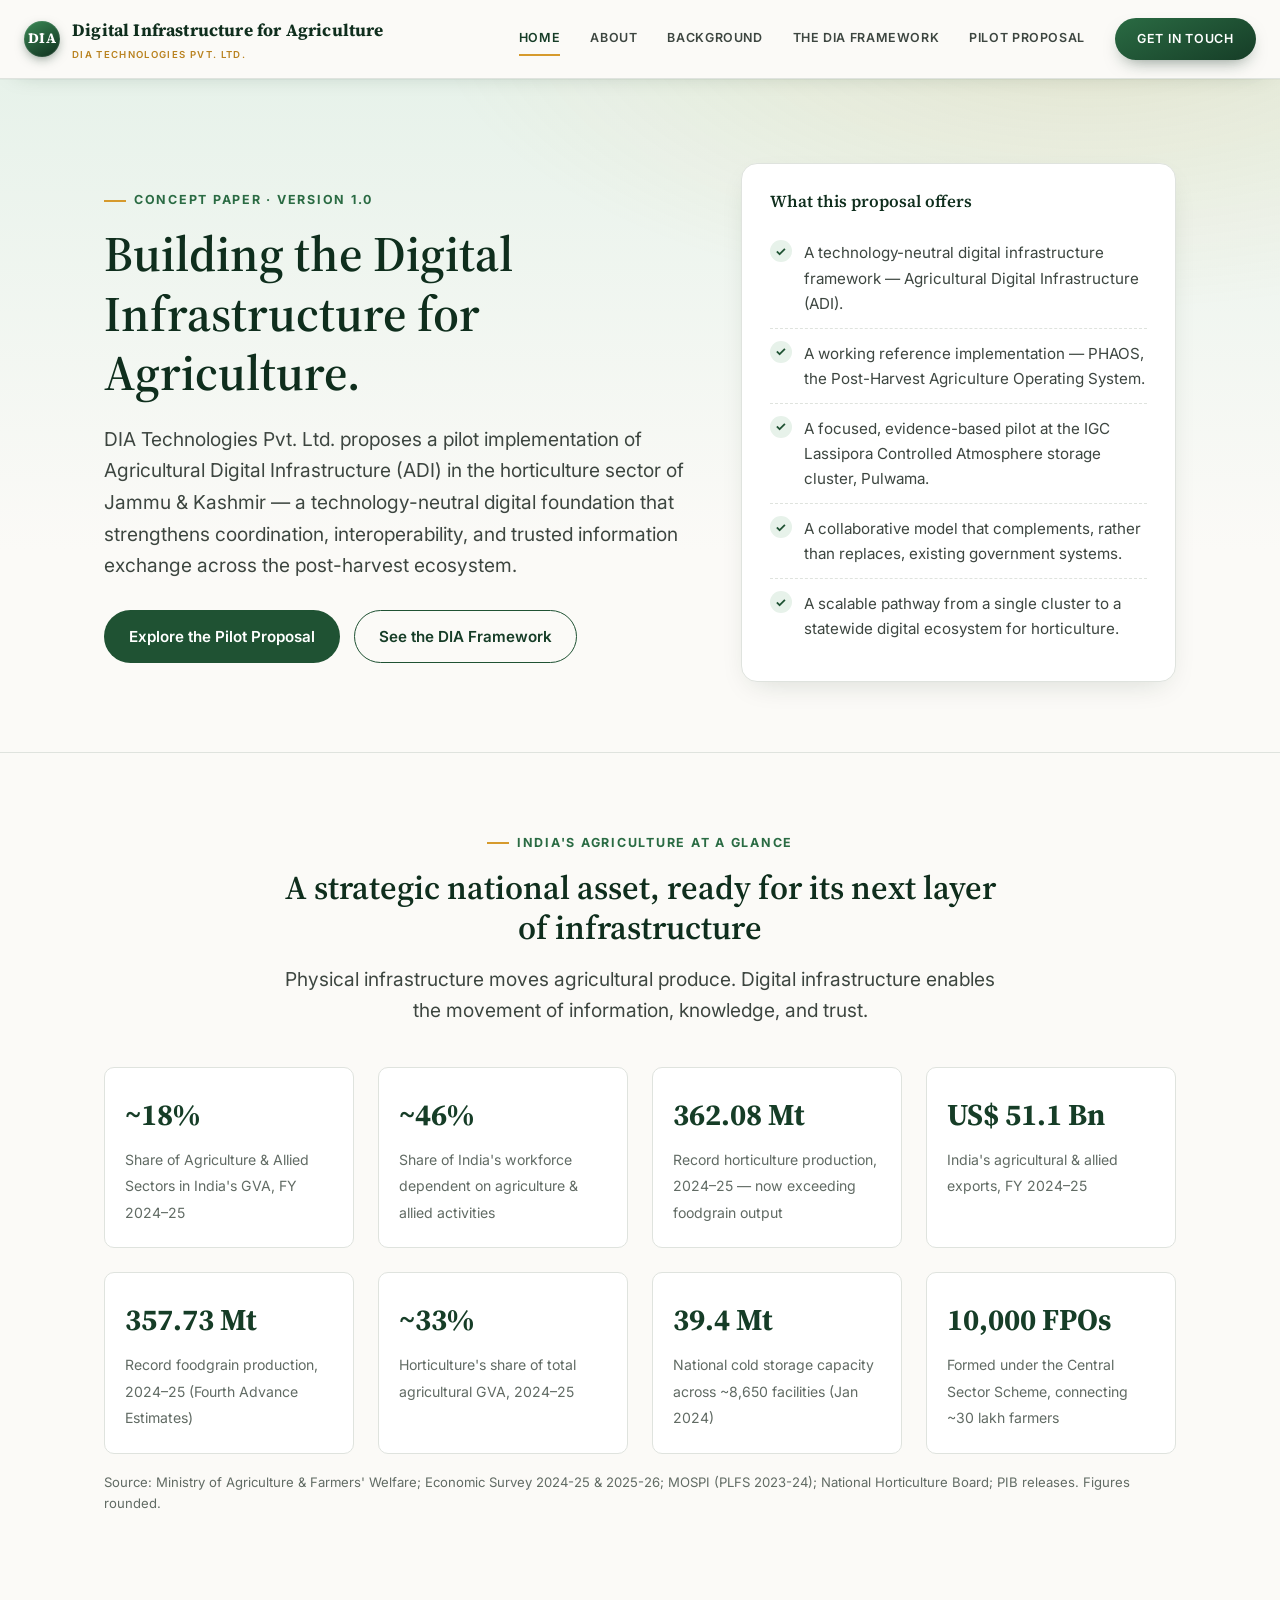
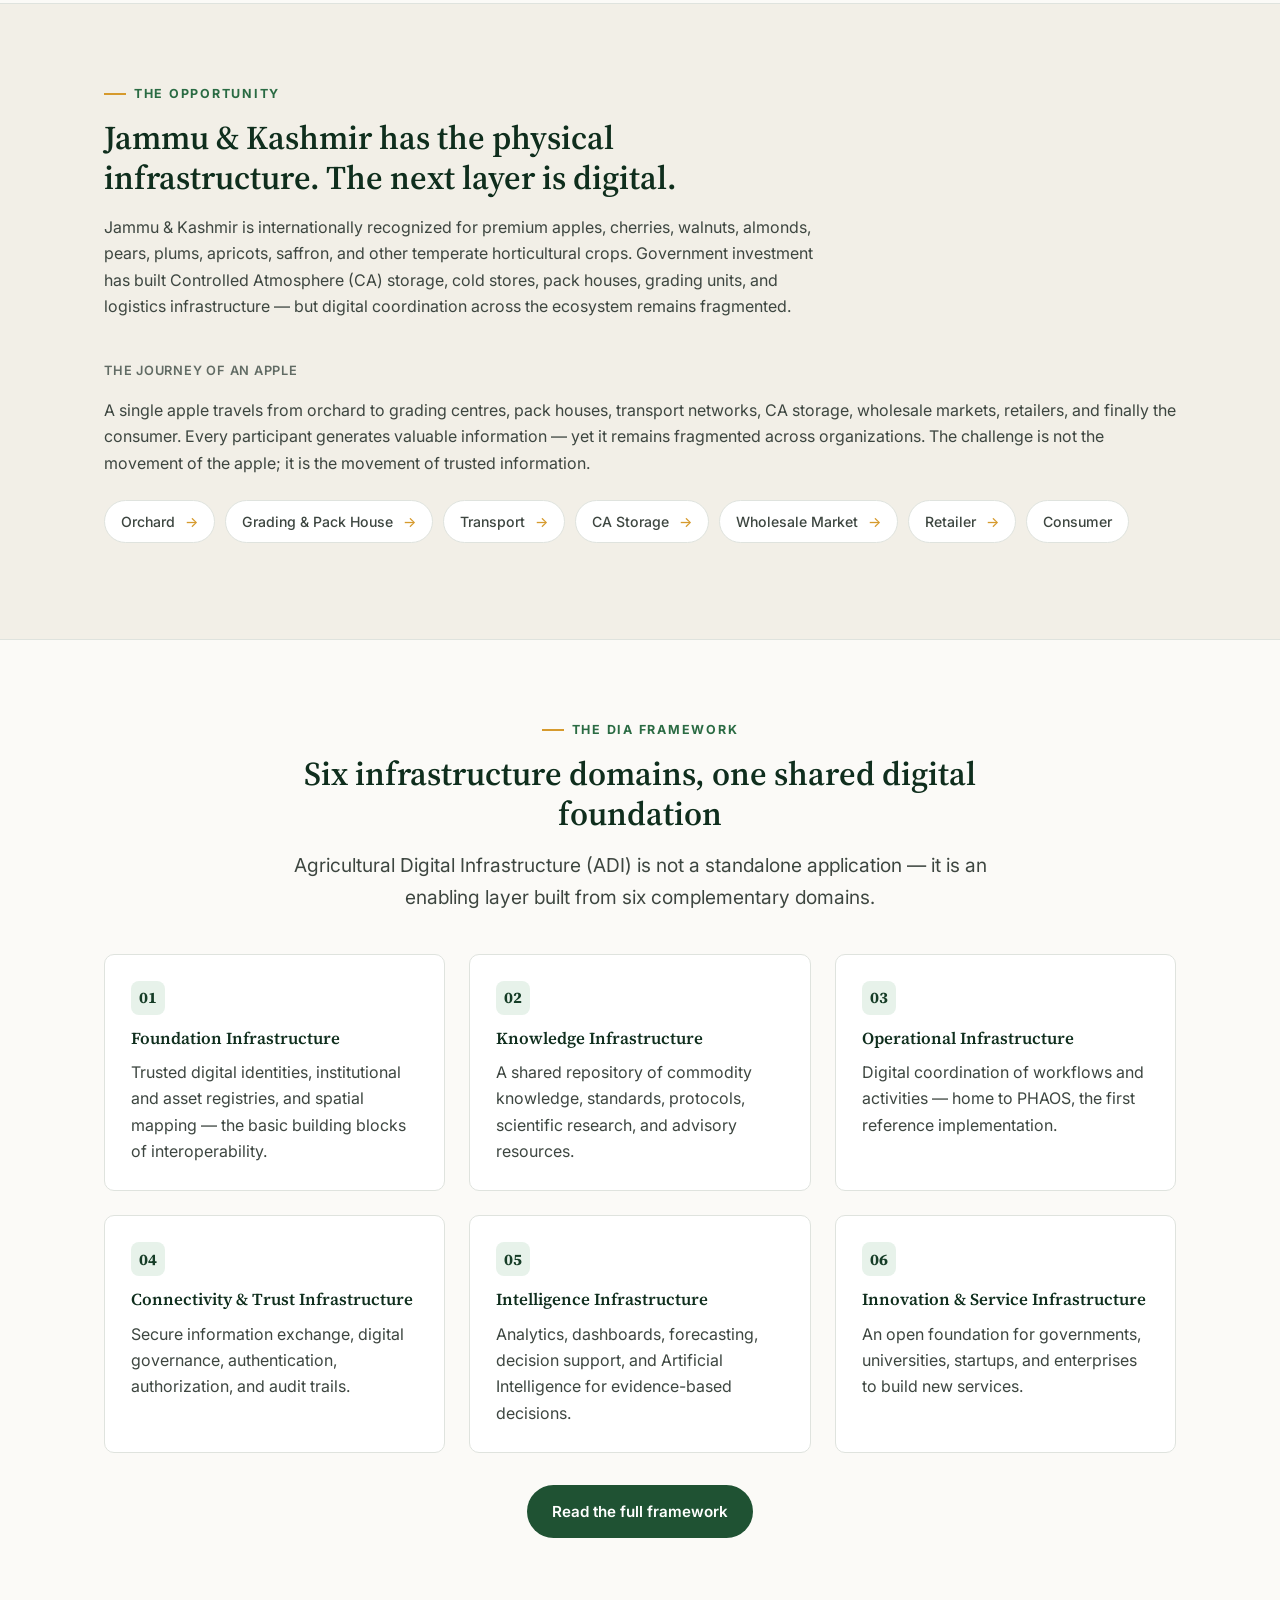
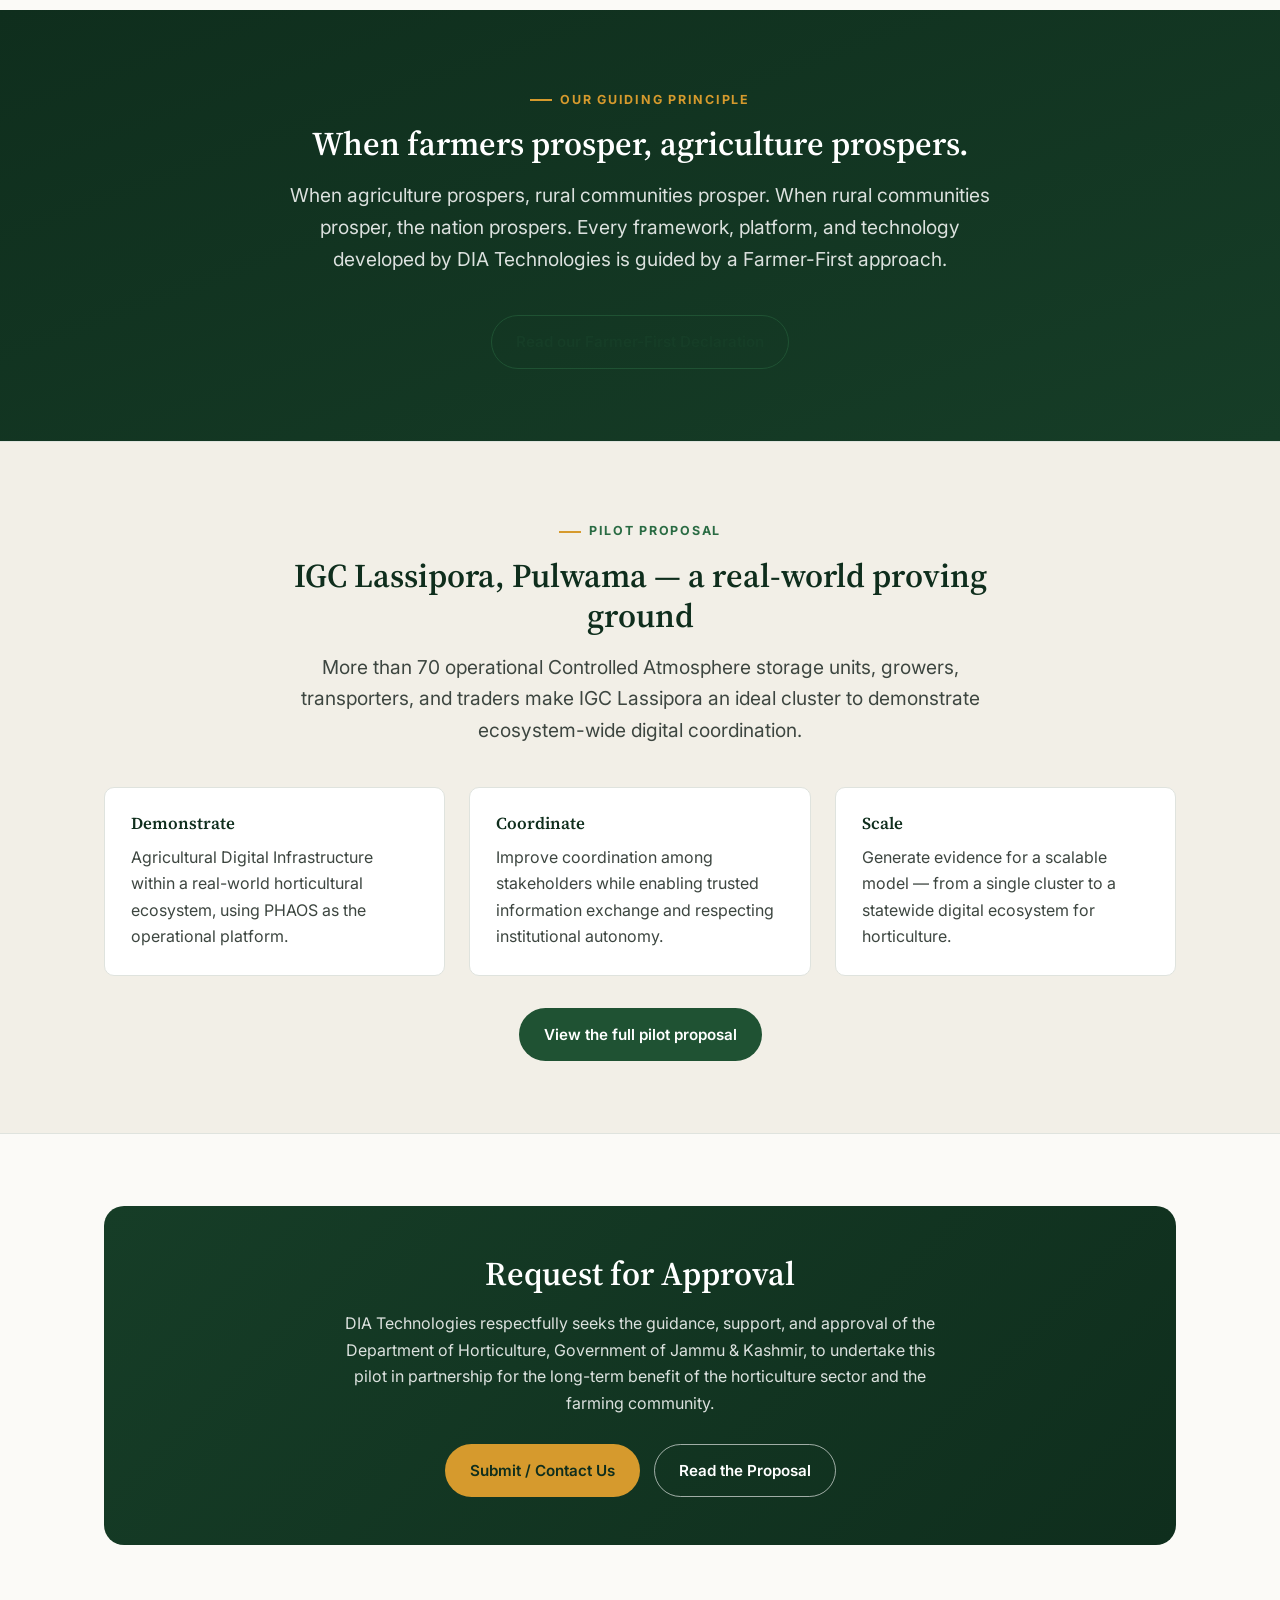
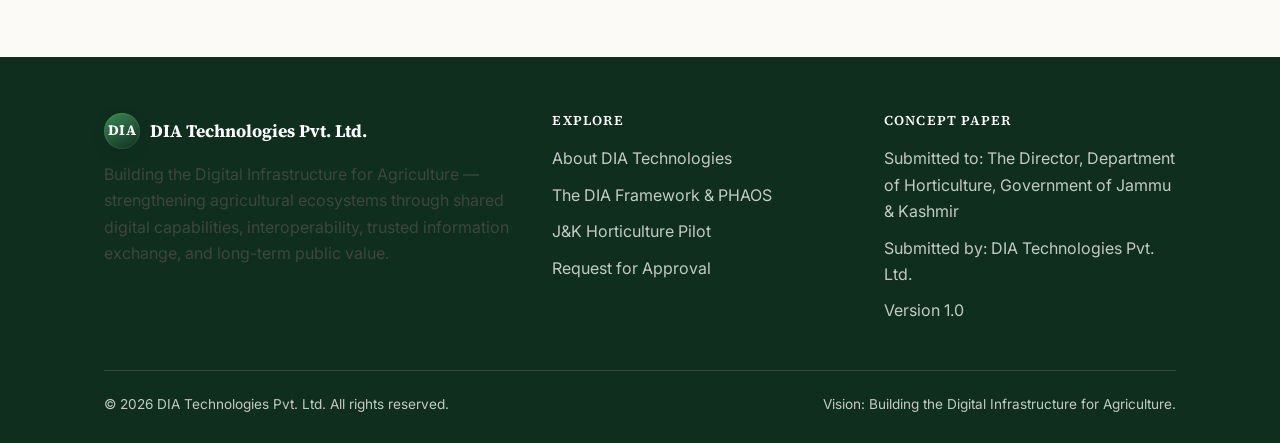
<file: index.html>
<!DOCTYPE html>
<html lang="en">
<head>
<meta charset="UTF-8" />
<meta name="viewport" content="width=device-width, initial-scale=1.0" />
<title>DIA Technologies — Building the Digital Infrastructure for Agriculture</title>
<meta name="description" content="DIA Technologies Pvt. Ltd. proposes Agricultural Digital Infrastructure (ADI) and PHAOS, with a pilot for the horticulture sector of Jammu & Kashmir at IGC Lassipora, Pulwama." />
<link rel="icon" href="data:image/svg+xml,<svg xmlns=%22http://www.w3.org/2000/svg%22 viewBox=%220 0 100 100%22><rect width=%22100%22 height=%22100%22 rx=%2220%22 fill=%22%23163d27%22/><text x=%2250%22 y=%2264%22 font-size=%2244%22 fill=%22%23fff%22 text-anchor=%22middle%22 font-family=%22Georgia%22>D</text></svg>" />
<link rel="preconnect" href="https://fonts.googleapis.com">
<link href="https://fonts.googleapis.com/css2?family=Inter:wght@400;500;600;700&family=Source+Serif+4:wght@500;600;700&display=swap" rel="stylesheet">
<link rel="stylesheet" href="css/style.css" />
</head>
<body>

<header class="site-header">
  <nav class="nav">
    <a href="index.html" class="brand">
      <span class="brand-mark">DIA</span>
      <span>Digital Infrastructure for Agriculture<small>DIA Technologies Pvt. Ltd.</small></span>
    </a>
    <button class="nav-toggle" aria-label="Toggle menu"><span></span></button>
    <ul class="nav-links">
      <li><a href="index.html" class="active">Home</a></li>
      <li><a href="about.html">About</a></li>
      <li><a href="background.html">Background</a></li>
      <li><a href="framework.html">The DIA Framework</a></li>
      <li><a href="pilot.html">Pilot Proposal</a></li>
      <li><a href="contact.html" class="nav-cta">Get in Touch</a></li>
    </ul>
  </nav>
</header>

<section class="hero">
  <div class="wrap hero-grid">
    <div>
      <div class="eyebrow">Concept Paper · Version 1.0</div>
      <h1>Building the Digital Infrastructure for Agriculture.</h1>
      <p class="lede">DIA Technologies Pvt. Ltd. proposes a pilot implementation of Agricultural Digital Infrastructure (ADI) in the horticulture sector of Jammu &amp; Kashmir — a technology-neutral digital foundation that strengthens coordination, interoperability, and trusted information exchange across the post-harvest ecosystem.</p>
      <div class="hero-actions">
        <a href="pilot.html" class="btn btn-primary">Explore the Pilot Proposal</a>
        <a href="framework.html" class="btn btn-ghost">See the DIA Framework</a>
      </div>
    </div>
    <div class="hero-card">
      <h4 class="mt-0">What this proposal offers</h4>
      <ul>
        <li><span class="tick">✓</span> A technology-neutral digital infrastructure framework — Agricultural Digital Infrastructure (ADI).</li>
        <li><span class="tick">✓</span> A working reference implementation — PHAOS, the Post-Harvest Agriculture Operating System.</li>
        <li><span class="tick">✓</span> A focused, evidence-based pilot at the IGC Lassipora Controlled Atmosphere storage cluster, Pulwama.</li>
        <li><span class="tick">✓</span> A collaborative model that complements, rather than replaces, existing government systems.</li>
        <li><span class="tick">✓</span> A scalable pathway from a single cluster to a statewide digital ecosystem for horticulture.</li>
      </ul>
    </div>
  </div>
</section>

<section>
  <div class="wrap">
    <div class="section-head center">
      <div class="eyebrow">India's Agriculture at a Glance</div>
      <h2>A strategic national asset, ready for its next layer of infrastructure</h2>
      <p class="lede" style="margin:0 auto;">Physical infrastructure moves agricultural produce. Digital infrastructure enables the movement of information, knowledge, and trust.</p>
    </div>
    <div class="grid grid-4">
      <div class="stat-card"><span class="stat-num">~18%</span><span class="stat-label">Share of Agriculture &amp; Allied Sectors in India's GVA, FY 2024–25</span></div>
      <div class="stat-card"><span class="stat-num">~46%</span><span class="stat-label">Share of India's workforce dependent on agriculture &amp; allied activities</span></div>
      <div class="stat-card"><span class="stat-num">362.08 Mt</span><span class="stat-label">Record horticulture production, 2024–25 — now exceeding foodgrain output</span></div>
      <div class="stat-card"><span class="stat-num">US$ 51.1 Bn</span><span class="stat-label">India's agricultural &amp; allied exports, FY 2024–25</span></div>
      <div class="stat-card"><span class="stat-num">357.73 Mt</span><span class="stat-label">Record foodgrain production, 2024–25 (Fourth Advance Estimates)</span></div>
      <div class="stat-card"><span class="stat-num">~33%</span><span class="stat-label">Horticulture's share of total agricultural GVA, 2024–25</span></div>
      <div class="stat-card"><span class="stat-num">39.4 Mt</span><span class="stat-label">National cold storage capacity across ~8,650 facilities (Jan 2024)</span></div>
      <div class="stat-card"><span class="stat-num">10,000 FPOs</span><span class="stat-label">Formed under the Central Sector Scheme, connecting ~30 lakh farmers</span></div>
    </div>
    <p style="font-size:0.82rem;color:var(--ink-500);margin-top:18px;">Source: Ministry of Agriculture &amp; Farmers' Welfare; Economic Survey 2024-25 &amp; 2025-26; MOSPI (PLFS 2023-24); National Horticulture Board; PIB releases. Figures rounded.</p>
  </div>
</section>

<section class="section-alt">
  <div class="wrap">
    <div class="section-head">
      <div class="eyebrow">The Opportunity</div>
      <h2>Jammu &amp; Kashmir has the physical infrastructure. The next layer is digital.</h2>
      <p>Jammu &amp; Kashmir is internationally recognized for premium apples, cherries, walnuts, almonds, pears, plums, apricots, saffron, and other temperate horticultural crops. Government investment has built Controlled Atmosphere (CA) storage, cold stores, pack houses, grading units, and logistics infrastructure — but digital coordination across the ecosystem remains fragmented.</p>
    </div>
    <p class="chapter-tag">The Journey of an Apple</p>
    <p>A single apple travels from orchard to grading centres, pack houses, transport networks, CA storage, wholesale markets, retailers, and finally the consumer. Every participant generates valuable information — yet it remains fragmented across organizations. The challenge is not the movement of the apple; it is the movement of trusted information.</p>
    <div class="journey">
      <span>Orchard</span><span>Grading &amp; Pack House</span><span>Transport</span><span>CA Storage</span><span>Wholesale Market</span><span>Retailer</span><span>Consumer</span>
    </div>
  </div>
</section>

<section>
  <div class="wrap">
    <div class="section-head center">
      <div class="eyebrow">The DIA Framework</div>
      <h2>Six infrastructure domains, one shared digital foundation</h2>
      <p class="lede" style="margin:0 auto;">Agricultural Digital Infrastructure (ADI) is not a standalone application — it is an enabling layer built from six complementary domains.</p>
    </div>
    <div class="grid grid-3">
      <div class="card"><div class="card-num">01</div><h4>Foundation Infrastructure</h4><p>Trusted digital identities, institutional and asset registries, and spatial mapping — the basic building blocks of interoperability.</p></div>
      <div class="card"><div class="card-num">02</div><h4>Knowledge Infrastructure</h4><p>A shared repository of commodity knowledge, standards, protocols, scientific research, and advisory resources.</p></div>
      <div class="card"><div class="card-num">03</div><h4>Operational Infrastructure</h4><p>Digital coordination of workflows and activities — home to PHAOS, the first reference implementation.</p></div>
      <div class="card"><div class="card-num">04</div><h4>Connectivity &amp; Trust Infrastructure</h4><p>Secure information exchange, digital governance, authentication, authorization, and audit trails.</p></div>
      <div class="card"><div class="card-num">05</div><h4>Intelligence Infrastructure</h4><p>Analytics, dashboards, forecasting, decision support, and Artificial Intelligence for evidence-based decisions.</p></div>
      <div class="card"><div class="card-num">06</div><h4>Innovation &amp; Service Infrastructure</h4><p>An open foundation for governments, universities, startups, and enterprises to build new services.</p></div>
    </div>
    <div class="text-center" style="margin-top:32px;">
      <a href="framework.html" class="btn btn-primary">Read the full framework</a>
    </div>
  </div>
</section>

<section class="section-dark">
  <div class="wrap">
    <div class="section-head center">
      <div class="eyebrow" style="color:var(--amber-500);">Our Guiding Principle</div>
      <h2>When farmers prosper, agriculture prospers.</h2>
      <p class="lede" style="margin:0 auto;color:rgba(255,255,255,0.85);">When agriculture prospers, rural communities prosper. When rural communities prosper, the nation prospers. Every framework, platform, and technology developed by DIA Technologies is guided by a Farmer-First approach.</p>
    </div>
    <div class="text-center">
      <a href="about.html#farmer-first" class="btn btn-ghost">Read our Farmer-First Declaration</a>
    </div>
  </div>
</section>

<section class="section-alt">
  <div class="wrap">
    <div class="section-head center">
      <div class="eyebrow">Pilot Proposal</div>
      <h2>IGC Lassipora, Pulwama — a real-world proving ground</h2>
      <p class="lede" style="margin:0 auto;">More than 70 operational Controlled Atmosphere storage units, growers, transporters, and traders make IGC Lassipora an ideal cluster to demonstrate ecosystem-wide digital coordination.</p>
    </div>
    <div class="grid grid-3">
      <div class="card"><h4>Demonstrate</h4><p>Agricultural Digital Infrastructure within a real-world horticultural ecosystem, using PHAOS as the operational platform.</p></div>
      <div class="card"><h4>Coordinate</h4><p>Improve coordination among stakeholders while enabling trusted information exchange and respecting institutional autonomy.</p></div>
      <div class="card"><h4>Scale</h4><p>Generate evidence for a scalable model — from a single cluster to a statewide digital ecosystem for horticulture.</p></div>
    </div>
    <div class="text-center" style="margin-top:32px;">
      <a href="pilot.html" class="btn btn-primary">View the full pilot proposal</a>
    </div>
  </div>
</section>

<section>
  <div class="wrap">
    <div class="cta-band">
      <h2>Request for Approval</h2>
      <p>DIA Technologies respectfully seeks the guidance, support, and approval of the Department of Horticulture, Government of Jammu &amp; Kashmir, to undertake this pilot in partnership for the long-term benefit of the horticulture sector and the farming community.</p>
      <div class="hero-actions">
        <a href="contact.html" class="btn btn-primary" style="background:var(--amber-500);color:var(--green-900);">Submit / Contact Us</a>
        <a href="pilot.html" class="btn btn-ghost">Read the Proposal</a>
      </div>
    </div>
  </div>
</section>

<footer class="site-footer">
  <div class="wrap">
    <div class="footer-grid">
      <div>
        <div class="footer-brand"><span class="brand-mark">DIA</span> DIA Technologies Pvt. Ltd.</div>
        <p>Building the Digital Infrastructure for Agriculture — strengthening agricultural ecosystems through shared digital capabilities, interoperability, trusted information exchange, and long-term public value.</p>
      </div>
      <div>
        <h4>Explore</h4>
        <ul class="footer-links">
          <li><a href="about.html">About DIA Technologies</a></li>
          <li><a href="framework.html">The DIA Framework &amp; PHAOS</a></li>
          <li><a href="pilot.html">J&amp;K Horticulture Pilot</a></li>
          <li><a href="contact.html">Request for Approval</a></li>
        </ul>
      </div>
      <div>
        <h4>Concept Paper</h4>
        <ul class="footer-links">
          <li>Submitted to: The Director, Department of Horticulture, Government of Jammu &amp; Kashmir</li>
          <li>Submitted by: DIA Technologies Pvt. Ltd.</li>
          <li>Version 1.0</li>
        </ul>
      </div>
    </div>
    <div class="footer-bottom">
      <span>© <span id="year"></span> DIA Technologies Pvt. Ltd. All rights reserved.</span>
      <span>Vision: Building the Digital Infrastructure for Agriculture.</span>
    </div>
  </div>
</footer>
<script src="js/script.js"></script>
</body>
</html>
</file>
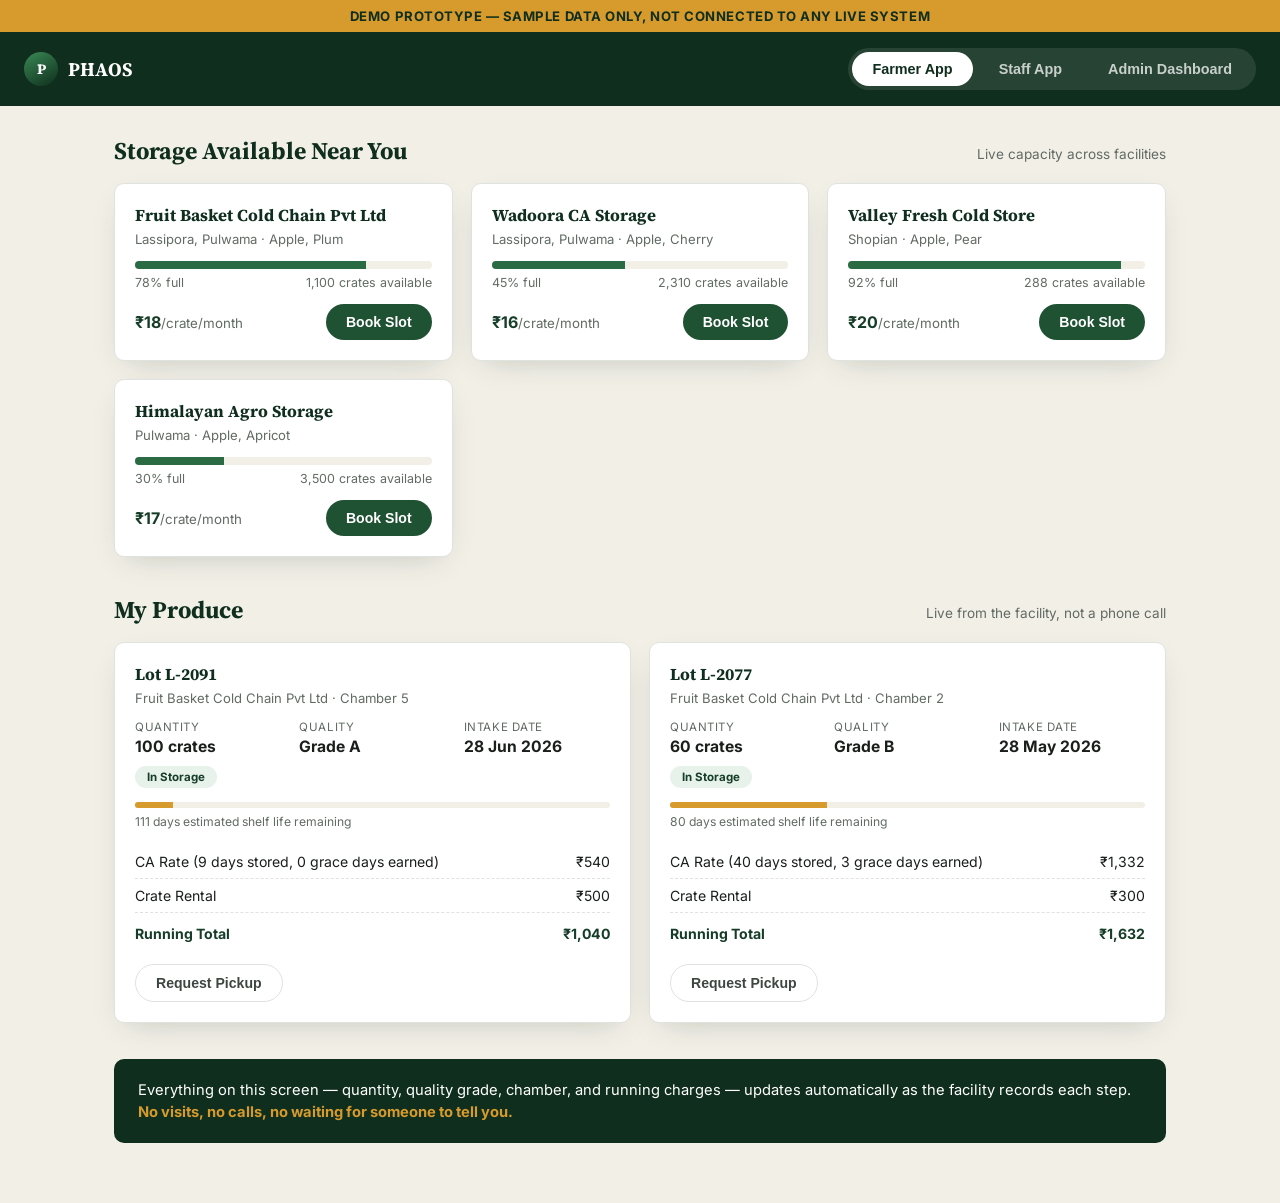
<file: phaos-mvp/index.html>
<!DOCTYPE html>
<html lang="en">
<head>
<meta charset="UTF-8" />
<meta name="viewport" content="width=device-width, initial-scale=1.0" />
<title>PHAOS — Demo Prototype</title>
<link rel="preconnect" href="https://fonts.googleapis.com">
<link href="https://fonts.googleapis.com/css2?family=Inter:wght@400;500;600;700&family=Source+Serif+4:wght@500;600;700&display=swap" rel="stylesheet">
<link rel="stylesheet" href="css/style.css" />
</head>
<body>

<div class="demo-banner">DEMO PROTOTYPE — SAMPLE DATA ONLY, NOT CONNECTED TO ANY LIVE SYSTEM</div>

<header class="app-header">
  <div class="brand"><span class="brand-mark">P</span> PHAOS</div>
  <div class="tabs">
    <button class="tab-btn active" data-tab="farmer" onclick="switchTab('farmer')">Farmer App</button>
    <button class="tab-btn" data-tab="staff" onclick="switchTab('staff')">Staff App</button>
    <button class="tab-btn" data-tab="admin" onclick="switchTab('admin')">Admin Dashboard</button>
  </div>
</header>

<main>

  <!-- ===================== FARMER APP (Modules 1 partial, 3) ===================== -->
  <section id="view-farmer" class="view active">
    <div class="section-title">
      <h2>Storage Available Near You</h2>
      <p>Live capacity across facilities</p>
    </div>
    <div class="grid" id="facility-list"></div>

    <div class="section-title">
      <h2>My Produce</h2>
      <p>Live from the facility, not a phone call</p>
    </div>
    <div class="grid" id="lot-list"></div>

    <div class="callout">
      Everything on this screen — quantity, quality grade, chamber, and running charges — updates automatically as the facility records each step. <strong>No visits, no calls, no waiting for someone to tell you.</strong>
    </div>
  </section>

  <!-- ===================== STAFF APP (Modules 2, 4, 5) ===================== -->
  <section id="view-staff" class="view">
    <div class="subnav">
      <button class="subnav-btn active" data-sub="onboarding" onclick="switchSub('staff','onboarding')">Grower Onboarding</button>
      <button class="subnav-btn" data-sub="gatein" onclick="switchSub('staff','gatein')">Gate In</button>
      <button class="subnav-btn" data-sub="weighing" onclick="switchSub('staff','weighing')">Weighing</button>
      <button class="subnav-btn" data-sub="qc" onclick="switchSub('staff','qc')">Quality Control</button>
      <button class="subnav-btn" data-sub="bin" onclick="switchSub('staff','bin')">Bin Allocation</button>
      <button class="subnav-btn" data-sub="dispatch" onclick="switchSub('staff','dispatch')">Dispatch Queue</button>
    </div>

    <div id="staff-onboarding" class="subview active">
      <div class="section-title"><h2>New Grower Onboarding</h2><p>Module 2 — Grower &amp; Agreement</p></div>
      <div class="card" style="max-width:720px;margin-bottom:28px;">
        <div class="form-grid">
          <div class="form-field"><label>Full Name</label><input type="text" id="ob-name" value="Bashir Ahmad" /></div>
          <div class="form-field"><label>Phone</label><input type="text" id="ob-phone" value="+91 9906745123" /></div>
          <div class="form-field"><label>Village</label><input type="text" id="ob-village" value="Tral, Pulwama" /></div>
          <div class="form-field"><label>CA Rate (₹/crate/month)</label><input type="text" id="ob-rate" value="18" /></div>
          <div class="form-field"><label>Crate Rental (₹/crate)</label><input type="text" id="ob-rental" value="5" /></div>
          <div class="form-field"><label>Commodity</label><select id="ob-commodity"><option>Apple</option><option>Plum</option><option>Cherry</option></select></div>
        </div>
        <button class="btn btn-primary" onclick="onboardGrower()">Save Grower &amp; Generate Agreement</button>
      </div>
      <div class="section-title"><h2>Recently Onboarded</h2><p></p></div>
      <div class="table-wrap"><table class="data-table"><thead><tr><th>Name</th><th>Village</th><th>Phone</th><th>Rate</th><th>Status</th></tr></thead><tbody id="grower-table"></tbody></table></div>
    </div>

    <div id="staff-gatein" class="subview">
      <div class="section-title"><h2>Gate In — Vehicle Intake</h2><p>Module 4 — Intake &amp; Storage Operations</p></div>
      <div class="card" style="max-width:720px;margin-bottom:28px;">
        <div class="form-grid">
          <div class="form-field"><label>Grower</label><select id="gi-grower"></select></div>
          <div class="form-field"><label>Vehicle No.</label><input type="text" id="gi-vehicle" value="JK04G-6423" /></div>
          <div class="form-field"><label>Package Type</label><select id="gi-package"><option>Crates</option><option>Bags</option></select></div>
          <div class="form-field"><label>Quantity</label><input type="text" id="gi-qty" value="120" /></div>
        </div>
        <button class="btn btn-primary" onclick="gateIn()">Record Gate In</button>
      </div>
      <div class="section-title"><h2>Today's Gate Entries</h2><p></p></div>
      <div class="table-wrap"><table class="data-table"><thead><tr><th>Lot ID</th><th>Grower</th><th>Vehicle</th><th>Qty</th><th>Status</th></tr></thead><tbody id="gatein-table"></tbody></table></div>
    </div>

    <div id="staff-weighing" class="subview">
      <div class="section-title"><h2>Weighing Queue</h2><p>Module 4 — auto-capture from weighbridge, or manual entry</p></div>
      <div id="weighing-queue"></div>
    </div>

    <div id="staff-qc" class="subview">
      <div class="section-title"><h2>Quality Control Queue</h2><p>Module 4 — grade + photo evidence</p></div>
      <div id="qc-queue"></div>
    </div>

    <div id="staff-bin" class="subview">
      <div class="section-title"><h2>Bin Allocation Queue</h2><p>Module 4 — assign chamber, floor, bin</p></div>
      <div id="bin-queue"></div>
    </div>

    <div id="staff-dispatch" class="subview">
      <div class="section-title"><h2>Dispatch Requests</h2><p>Module 5 — farmer-initiated, staff-confirmed</p></div>
      <div id="dispatch-queue"></div>
    </div>
  </section>

  <!-- ===================== ADMIN DASHBOARD (Modules 6, 7, 8, 9) ===================== -->
  <section id="view-admin" class="view">
    <div class="subnav">
      <button class="subnav-btn active" data-sub="overview" onclick="switchSub('admin','overview')">Overview</button>
      <button class="subnav-btn" data-sub="invoices" onclick="switchSub('admin','invoices')">Invoices</button>
      <button class="subnav-btn" data-sub="import" onclick="switchSub('admin','import')">Data Import</button>
      <button class="subnav-btn" data-sub="notifications" onclick="switchSub('admin','notifications')">Notifications</button>
      <button class="subnav-btn" data-sub="facilities" onclick="switchSub('admin','facilities')">Facilities</button>
    </div>

    <div id="admin-overview" class="subview active">
      <div class="section-title">
        <h2>Chamber Occupancy</h2>
        <p>Live view — same data your farmers now see on their own phones</p>
      </div>
      <div class="dash-grid" id="chamber-grid"></div>

      <div class="section-title">
        <h2>Recent Activity</h2>
        <p>Across all gate, quality, and dispatch events</p>
      </div>
      <div class="activity-feed" id="activity-feed"></div>

      <div class="callout">
        This is the same operational visibility you have today — <strong>plus a farmer-facing layer your current system doesn't offer</strong>, at no extra work for your staff.
      </div>
    </div>

    <div id="admin-invoices" class="subview">
      <div class="section-title"><h2>Invoices</h2><p>Module 6 — generated automatically from CA rate, grace days, and crate rental</p></div>
      <div class="grid" style="grid-template-columns:repeat(4,1fr);margin-bottom:24px;">
        <div class="stat-card"><div class="num" id="stat-total-billed">—</div><div class="lbl">Total Billed (this month)</div></div>
        <div class="stat-card"><div class="num" id="stat-unbilled">—</div><div class="lbl">Unbilled</div></div>
        <div class="stat-card"><div class="num" id="stat-invoice-count">—</div><div class="lbl">Invoices Generated</div></div>
        <div class="stat-card"><div class="num" id="stat-avg-grace">—</div><div class="lbl">Avg. Grace Days Earned</div></div>
      </div>
      <div class="table-wrap"><table class="data-table"><thead><tr><th>Lot</th><th>Grower</th><th>CA Charge</th><th>Rental</th><th>Total</th><th>Status</th></tr></thead><tbody id="invoice-table"></tbody></table></div>
    </div>

    <div id="admin-import" class="subview">
      <div class="section-title"><h2>Data Import &amp; Migration</h2><p>Module 7 — bring a facility's history from their existing system onto PHAOS</p></div>
      <div class="dropzone" onclick="runImport()">
        <div style="font-size:1.4rem;margin-bottom:8px;">&#128193;</div>
        <div style="font-weight:600;color:var(--ink-700);">Click to simulate uploading a CSV export</div>
        <div style="font-size:0.8rem;margin-top:4px;">Grower Agreements · Product Ledger · Crate Ledger · Chamber Ledger · Billing records</div>
      </div>
      <div id="import-result"></div>
    </div>

    <div id="admin-notifications" class="subview">
      <div class="section-title"><h2>Notification Log</h2><p>Module 8 — every SMS/WhatsApp sent, and whether it was delivered</p></div>
      <div class="table-wrap"><table class="data-table"><thead><tr><th>Farmer</th><th>Channel</th><th>Event</th><th>Message</th><th>Sent</th><th>Status</th></tr></thead><tbody id="notification-table"></tbody></table></div>
    </div>

    <div id="admin-facilities" class="subview">
      <div class="section-title"><h2>Facility Management</h2><p>Module 9 — onboarding, sync health, cross-facility view</p></div>
      <div class="table-wrap"><table class="data-table"><thead><tr><th>Facility</th><th>Location</th><th>Track</th><th>Last Sync</th><th>Status</th></tr></thead><tbody id="facility-table"></tbody></table></div>
    </div>
  </section>

</main>

<div class="modal-overlay" id="modal-overlay">
  <div class="modal">
    <h3 id="modal-facility-name">Book Storage</h3>
    <div id="modal-body"></div>
  </div>
</div>

<script src="js/app.js"></script>
</body>
</html>
</file>
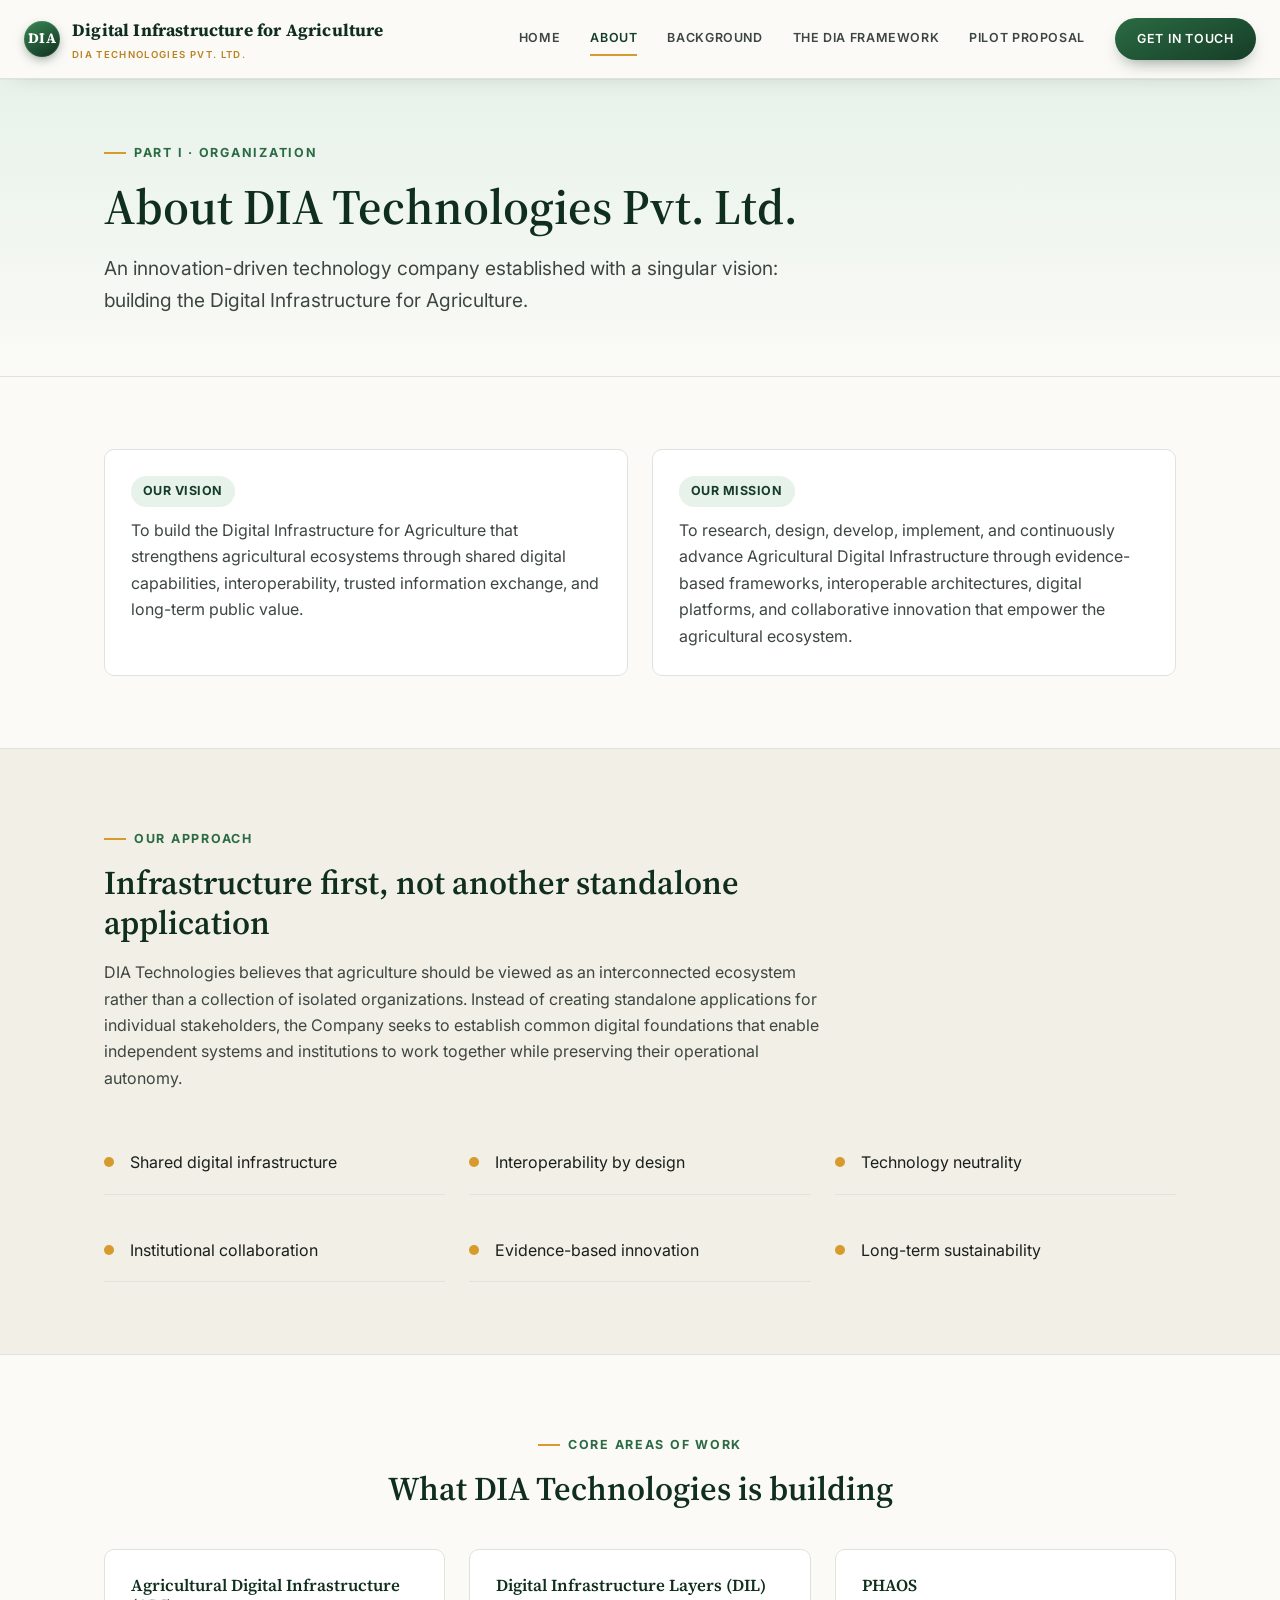
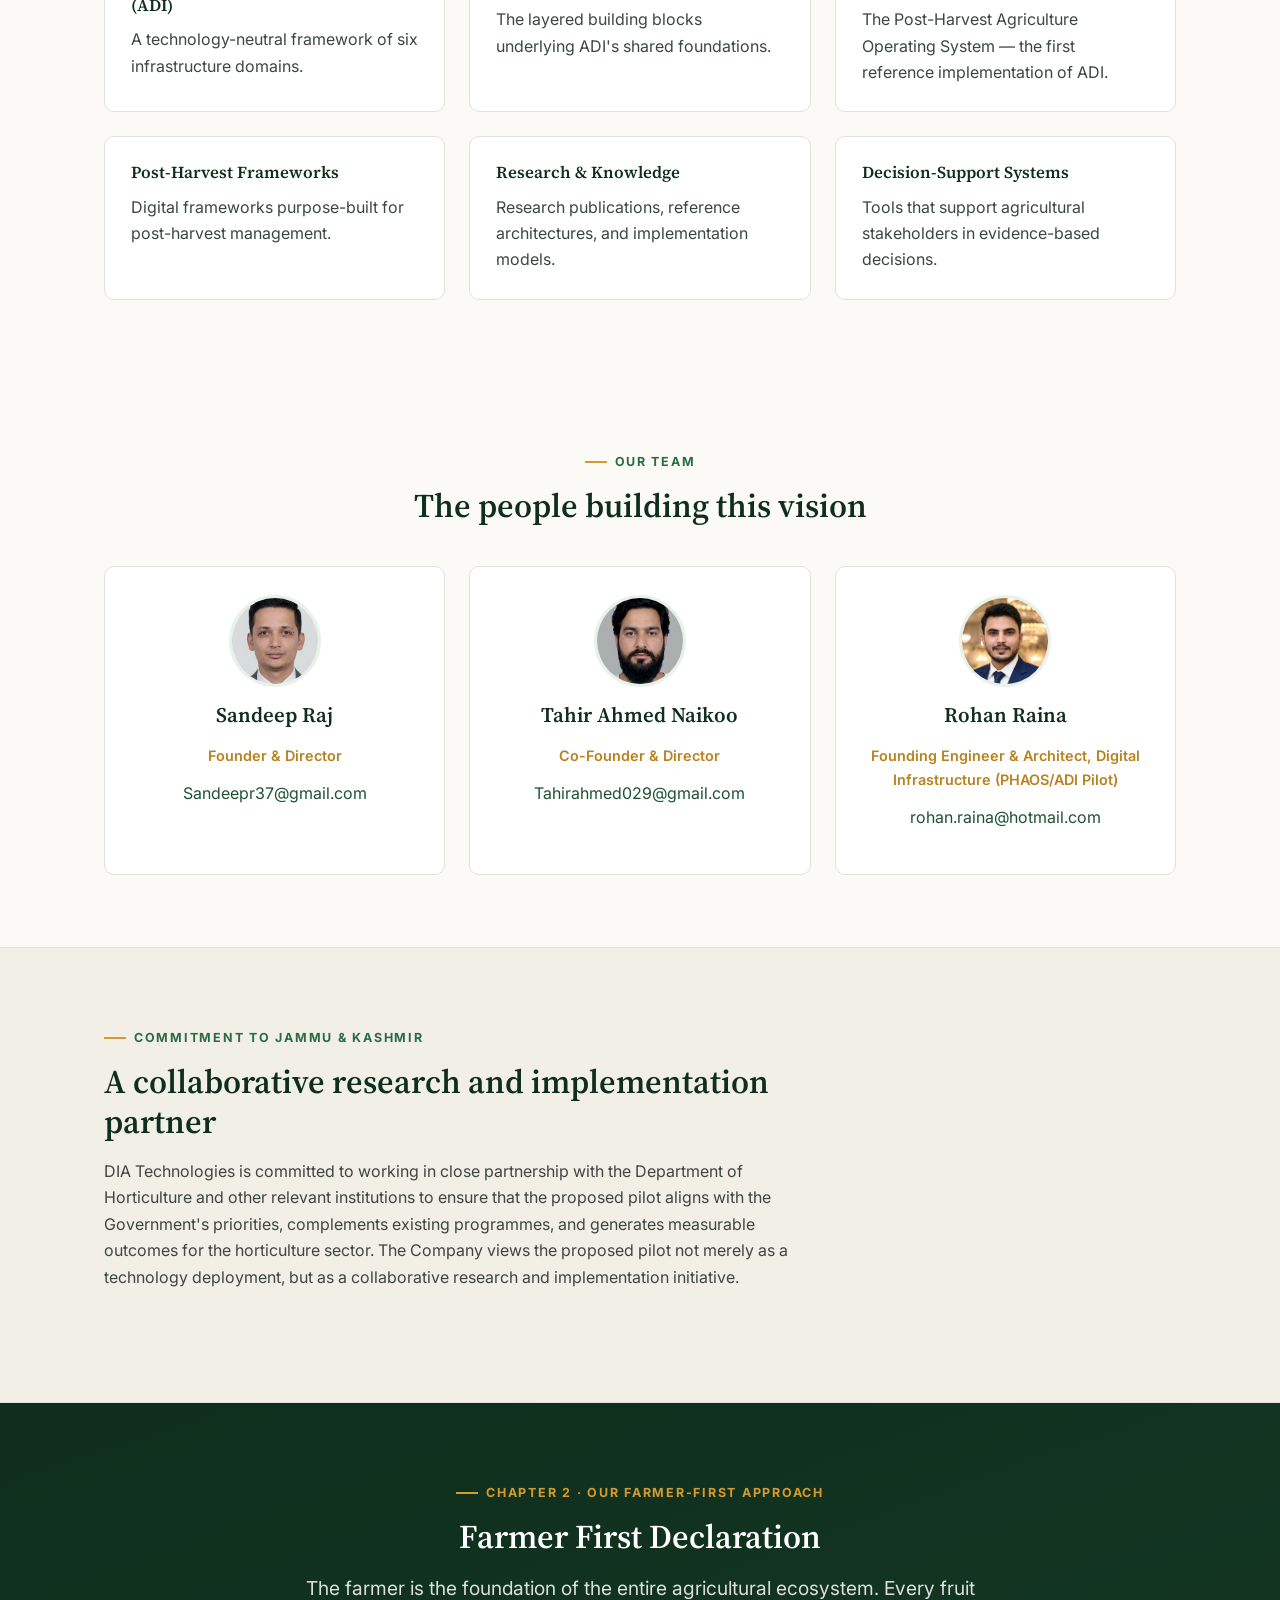
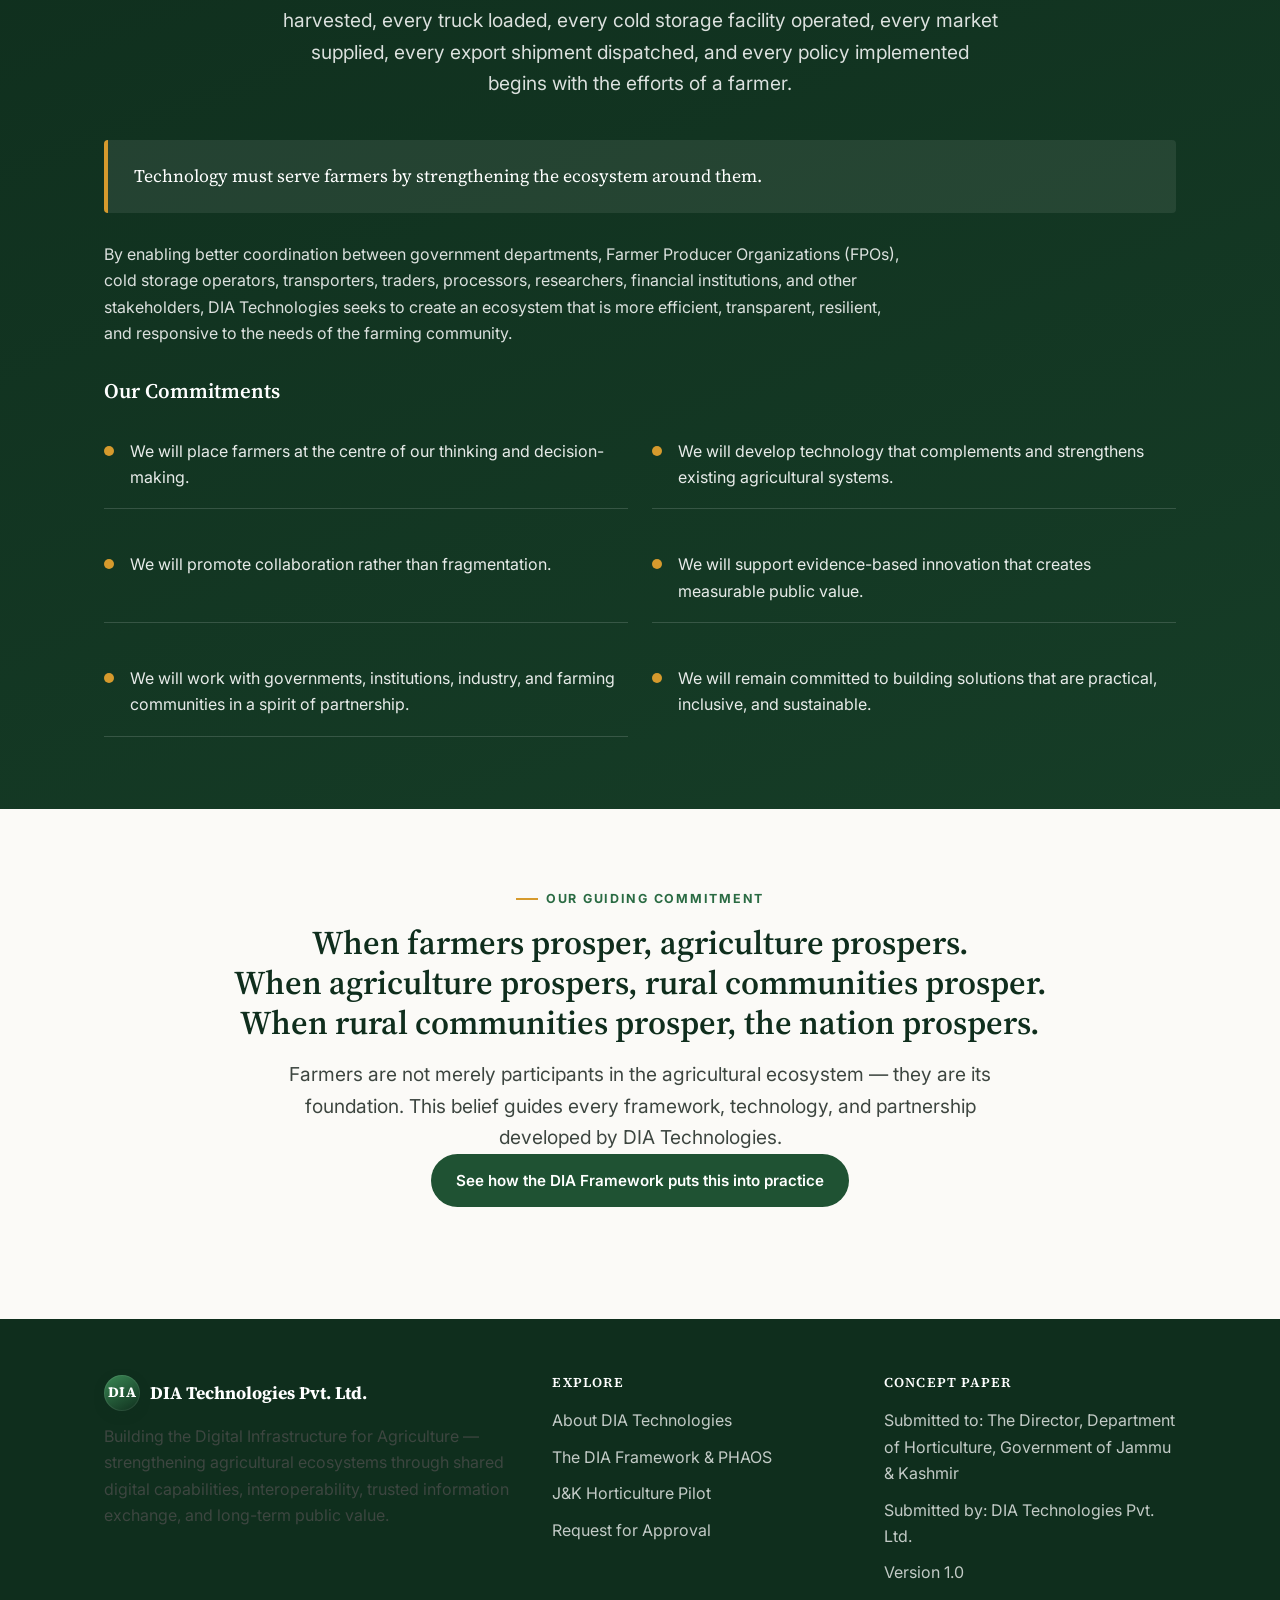
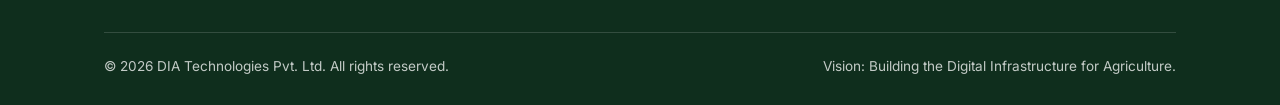
<file: about.html>
<!DOCTYPE html>
<html lang="en">
<head>
<meta charset="UTF-8" />
<meta name="viewport" content="width=device-width, initial-scale=1.0" />
<title>About DIA Technologies — Farmer-First Digital Infrastructure for Agriculture</title>
<meta name="description" content="DIA Technologies Pvt. Ltd. — vision, mission, approach, and Farmer-First Declaration behind Agricultural Digital Infrastructure (ADI)." />
<link rel="icon" href="data:image/svg+xml,<svg xmlns=%22http://www.w3.org/2000/svg%22 viewBox=%220 0 100 100%22><rect width=%22100%22 height=%22100%22 rx=%2220%22 fill=%22%23163d27%22/><text x=%2250%22 y=%2264%22 font-size=%2244%22 fill=%22%23fff%22 text-anchor=%22middle%22 font-family=%22Georgia%22>D</text></svg>" />
<link rel="preconnect" href="https://fonts.googleapis.com">
<link href="https://fonts.googleapis.com/css2?family=Inter:wght@400;500;600;700&family=Source+Serif+4:wght@500;600;700&display=swap" rel="stylesheet">
<link rel="stylesheet" href="css/style.css" />
</head>
<body>

<header class="site-header">
  <nav class="nav">
    <a href="index.html" class="brand">
      <span class="brand-mark">DIA</span>
      <span>Digital Infrastructure for Agriculture<small>DIA Technologies Pvt. Ltd.</small></span>
    </a>
    <button class="nav-toggle" aria-label="Toggle menu"><span></span></button>
    <ul class="nav-links">
      <li><a href="index.html">Home</a></li>
      <li><a href="about.html" class="active">About</a></li>
      <li><a href="background.html">Background</a></li>
      <li><a href="framework.html">The DIA Framework</a></li>
      <li><a href="pilot.html">Pilot Proposal</a></li>
      <li><a href="contact.html" class="nav-cta">Get in Touch</a></li>
    </ul>
  </nav>
</header>

<section class="page-hero">
  <div class="wrap">
    <div class="eyebrow">Part I · Organization</div>
    <h1>About DIA Technologies Pvt. Ltd.</h1>
    <p class="lede">An innovation-driven technology company established with a singular vision: building the Digital Infrastructure for Agriculture.</p>
  </div>
</section>

<section>
  <div class="wrap">
    <div class="grid grid-2">
      <div class="card">
        <div class="tag">Our Vision</div>
        <p>To build the Digital Infrastructure for Agriculture that strengthens agricultural ecosystems through shared digital capabilities, interoperability, trusted information exchange, and long-term public value.</p>
      </div>
      <div class="card">
        <div class="tag">Our Mission</div>
        <p>To research, design, develop, implement, and continuously advance Agricultural Digital Infrastructure through evidence-based frameworks, interoperable architectures, digital platforms, and collaborative innovation that empower the agricultural ecosystem.</p>
      </div>
    </div>
  </div>
</section>

<section class="section-alt">
  <div class="wrap">
    <div class="section-head">
      <div class="eyebrow">Our Approach</div>
      <h2>Infrastructure first, not another standalone application</h2>
      <p>DIA Technologies believes that agriculture should be viewed as an interconnected ecosystem rather than a collection of isolated organizations. Instead of creating standalone applications for individual stakeholders, the Company seeks to establish common digital foundations that enable independent systems and institutions to work together while preserving their operational autonomy.</p>
    </div>
    <div class="grid grid-3">
      <div class="pillar"><div class="dot"></div><div>Shared digital infrastructure</div></div>
      <div class="pillar"><div class="dot"></div><div>Interoperability by design</div></div>
      <div class="pillar"><div class="dot"></div><div>Technology neutrality</div></div>
      <div class="pillar"><div class="dot"></div><div>Institutional collaboration</div></div>
      <div class="pillar"><div class="dot"></div><div>Evidence-based innovation</div></div>
      <div class="pillar"><div class="dot"></div><div>Long-term sustainability</div></div>
    </div>
  </div>
</section>

<section>
  <div class="wrap">
    <div class="section-head center">
      <div class="eyebrow">Core Areas of Work</div>
      <h2>What DIA Technologies is building</h2>
    </div>
    <div class="grid grid-3">
      <div class="card"><h4>Agricultural Digital Infrastructure (ADI)</h4><p>A technology-neutral framework of six infrastructure domains.</p></div>
      <div class="card"><h4>Digital Infrastructure Layers (DIL)</h4><p>The layered building blocks underlying ADI's shared foundations.</p></div>
      <div class="card"><h4>PHAOS</h4><p>The Post-Harvest Agriculture Operating System — the first reference implementation of ADI.</p></div>
      <div class="card"><h4>Post-Harvest Frameworks</h4><p>Digital frameworks purpose-built for post-harvest management.</p></div>
      <div class="card"><h4>Research &amp; Knowledge</h4><p>Research publications, reference architectures, and implementation models.</p></div>
      <div class="card"><h4>Decision-Support Systems</h4><p>Tools that support agricultural stakeholders in evidence-based decisions.</p></div>
    </div>
  </div>
</section>

<section>
  <div class="wrap">
    <div class="section-head center">
      <div class="eyebrow">Our Team</div>
      <h2>The people building this vision</h2>
    </div>
    <div class="grid grid-3">
      <div class="founder-card">
        <img class="founder-photo" src="assets/team/sandeep.png" alt="Sandeep Raj" />
        <h3>Sandeep Raj</h3>
        <div class="founder-role">Founder &amp; Director</div>
        <p><a href="mailto:Sandeepr37@gmail.com">Sandeepr37@gmail.com</a></p>
      </div>
      <div class="founder-card">
        <img class="founder-photo" src="assets/team/tahir.png" alt="Tahir Ahmed Naikoo" />
        <h3>Tahir Ahmed Naikoo</h3>
        <div class="founder-role">Co-Founder &amp; Director</div>
        <p><a href="mailto:Tahirahmed029@gmail.com">Tahirahmed029@gmail.com</a></p>
      </div>
      <div class="founder-card">
        <img class="founder-photo" src="assets/team/rohan.png" alt="Rohan Raina" />
        <h3>Rohan Raina</h3>
        <div class="founder-role">Founding Engineer &amp; Architect, Digital Infrastructure (PHAOS/ADI Pilot)</div>
        <p><a href="mailto:rohan.raina@hotmail.com">rohan.raina@hotmail.com</a></p>
      </div>
    </div>
  </div>
</section>

<section class="section-alt">
  <div class="wrap">
    <div class="section-head">
      <div class="eyebrow">Commitment to Jammu &amp; Kashmir</div>
      <h2>A collaborative research and implementation partner</h2>
      <p>DIA Technologies is committed to working in close partnership with the Department of Horticulture and other relevant institutions to ensure that the proposed pilot aligns with the Government's priorities, complements existing programmes, and generates measurable outcomes for the horticulture sector. The Company views the proposed pilot not merely as a technology deployment, but as a collaborative research and implementation initiative.</p>
    </div>
  </div>
</section>

<section id="farmer-first" class="section-dark">
  <div class="wrap">
    <div class="section-head center">
      <div class="eyebrow" style="color:var(--amber-500);">Chapter 2 · Our Farmer-First Approach</div>
      <h2>Farmer First Declaration</h2>
      <p class="lede" style="margin:0 auto;color:rgba(255,255,255,0.85);">The farmer is the foundation of the entire agricultural ecosystem. Every fruit harvested, every truck loaded, every cold storage facility operated, every market supplied, every export shipment dispatched, and every policy implemented begins with the efforts of a farmer.</p>
    </div>
    <div class="callout" style="background:rgba(255,255,255,0.08);border-left-color:var(--amber-500);color:#fff;">
      <p style="color:#fff;">Technology must serve farmers by strengthening the ecosystem around them.</p>
    </div>
    <p style="color:rgba(255,255,255,0.85);max-width:80ch;">By enabling better coordination between government departments, Farmer Producer Organizations (FPOs), cold storage operators, transporters, traders, processors, researchers, financial institutions, and other stakeholders, DIA Technologies seeks to create an ecosystem that is more efficient, transparent, resilient, and responsive to the needs of the farming community.</p>
    <h3 style="color:#fff;margin-top:32px;">Our Commitments</h3>
    <div class="grid grid-2">
      <div class="pillar" style="border-color:rgba(255,255,255,0.15);"><div class="dot"></div><div style="color:rgba(255,255,255,0.9);">We will place farmers at the centre of our thinking and decision-making.</div></div>
      <div class="pillar" style="border-color:rgba(255,255,255,0.15);"><div class="dot"></div><div style="color:rgba(255,255,255,0.9);">We will develop technology that complements and strengthens existing agricultural systems.</div></div>
      <div class="pillar" style="border-color:rgba(255,255,255,0.15);"><div class="dot"></div><div style="color:rgba(255,255,255,0.9);">We will promote collaboration rather than fragmentation.</div></div>
      <div class="pillar" style="border-color:rgba(255,255,255,0.15);"><div class="dot"></div><div style="color:rgba(255,255,255,0.9);">We will support evidence-based innovation that creates measurable public value.</div></div>
      <div class="pillar" style="border-color:rgba(255,255,255,0.15);"><div class="dot"></div><div style="color:rgba(255,255,255,0.9);">We will work with governments, institutions, industry, and farming communities in a spirit of partnership.</div></div>
      <div class="pillar" style="border-color:rgba(255,255,255,0.15);"><div class="dot"></div><div style="color:rgba(255,255,255,0.9);">We will remain committed to building solutions that are practical, inclusive, and sustainable.</div></div>
    </div>
  </div>
</section>

<section>
  <div class="wrap text-center">
    <div class="eyebrow" style="justify-content:center;">Our Guiding Commitment</div>
    <h2>When farmers prosper, agriculture prospers.<br>When agriculture prospers, rural communities prosper.<br>When rural communities prosper, the nation prospers.</h2>
    <p class="lede" style="margin:0 auto;">Farmers are not merely participants in the agricultural ecosystem — they are its foundation. This belief guides every framework, technology, and partnership developed by DIA Technologies.</p>
    <a href="framework.html" class="btn btn-primary">See how the DIA Framework puts this into practice</a>
  </div>
</section>

<footer class="site-footer">
  <div class="wrap">
    <div class="footer-grid">
      <div>
        <div class="footer-brand"><span class="brand-mark">DIA</span> DIA Technologies Pvt. Ltd.</div>
        <p>Building the Digital Infrastructure for Agriculture — strengthening agricultural ecosystems through shared digital capabilities, interoperability, trusted information exchange, and long-term public value.</p>
      </div>
      <div>
        <h4>Explore</h4>
        <ul class="footer-links">
          <li><a href="about.html">About DIA Technologies</a></li>
          <li><a href="framework.html">The DIA Framework &amp; PHAOS</a></li>
          <li><a href="pilot.html">J&amp;K Horticulture Pilot</a></li>
          <li><a href="contact.html">Request for Approval</a></li>
        </ul>
      </div>
      <div>
        <h4>Concept Paper</h4>
        <ul class="footer-links">
          <li>Submitted to: The Director, Department of Horticulture, Government of Jammu &amp; Kashmir</li>
          <li>Submitted by: DIA Technologies Pvt. Ltd.</li>
          <li>Version 1.0</li>
        </ul>
      </div>
    </div>
    <div class="footer-bottom">
      <span>© <span id="year"></span> DIA Technologies Pvt. Ltd. All rights reserved.</span>
      <span>Vision: Building the Digital Infrastructure for Agriculture.</span>
    </div>
  </div>
</footer>
<script src="js/script.js"></script>
</body>
</html>
</file>
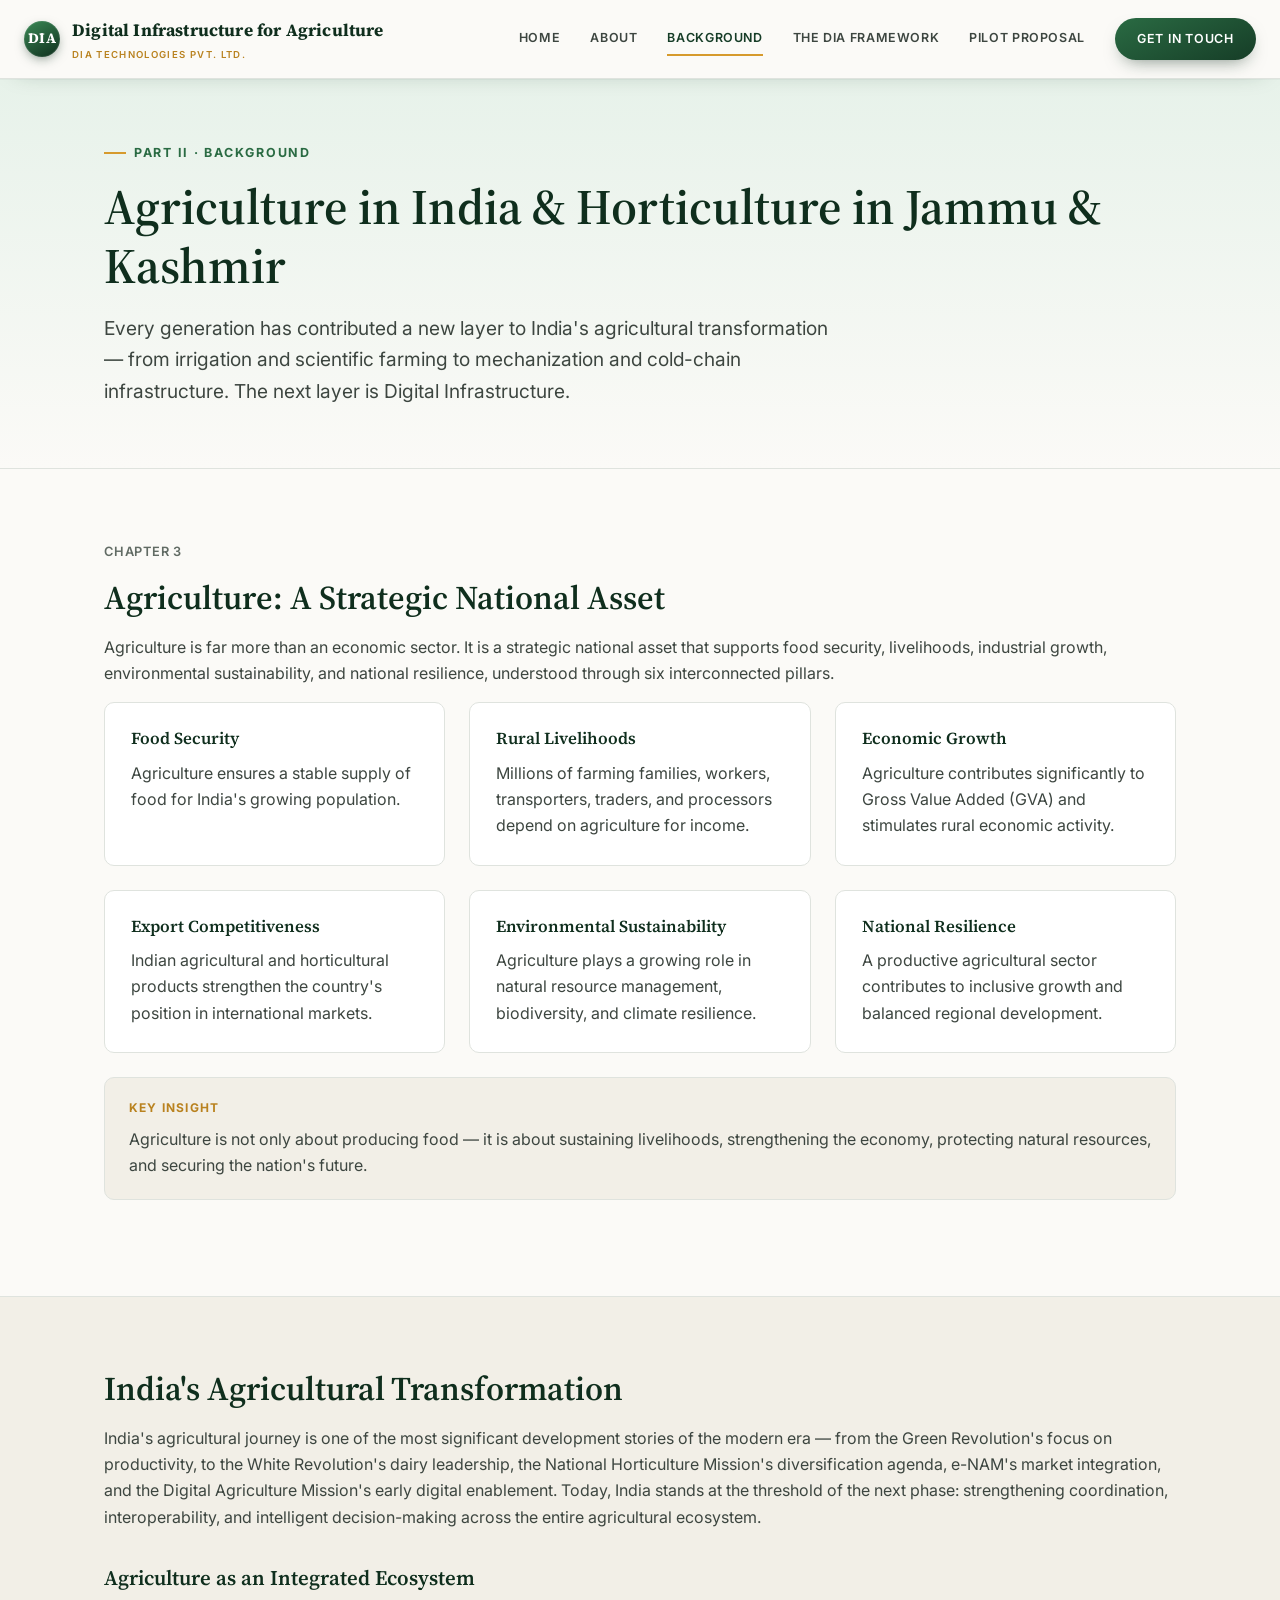
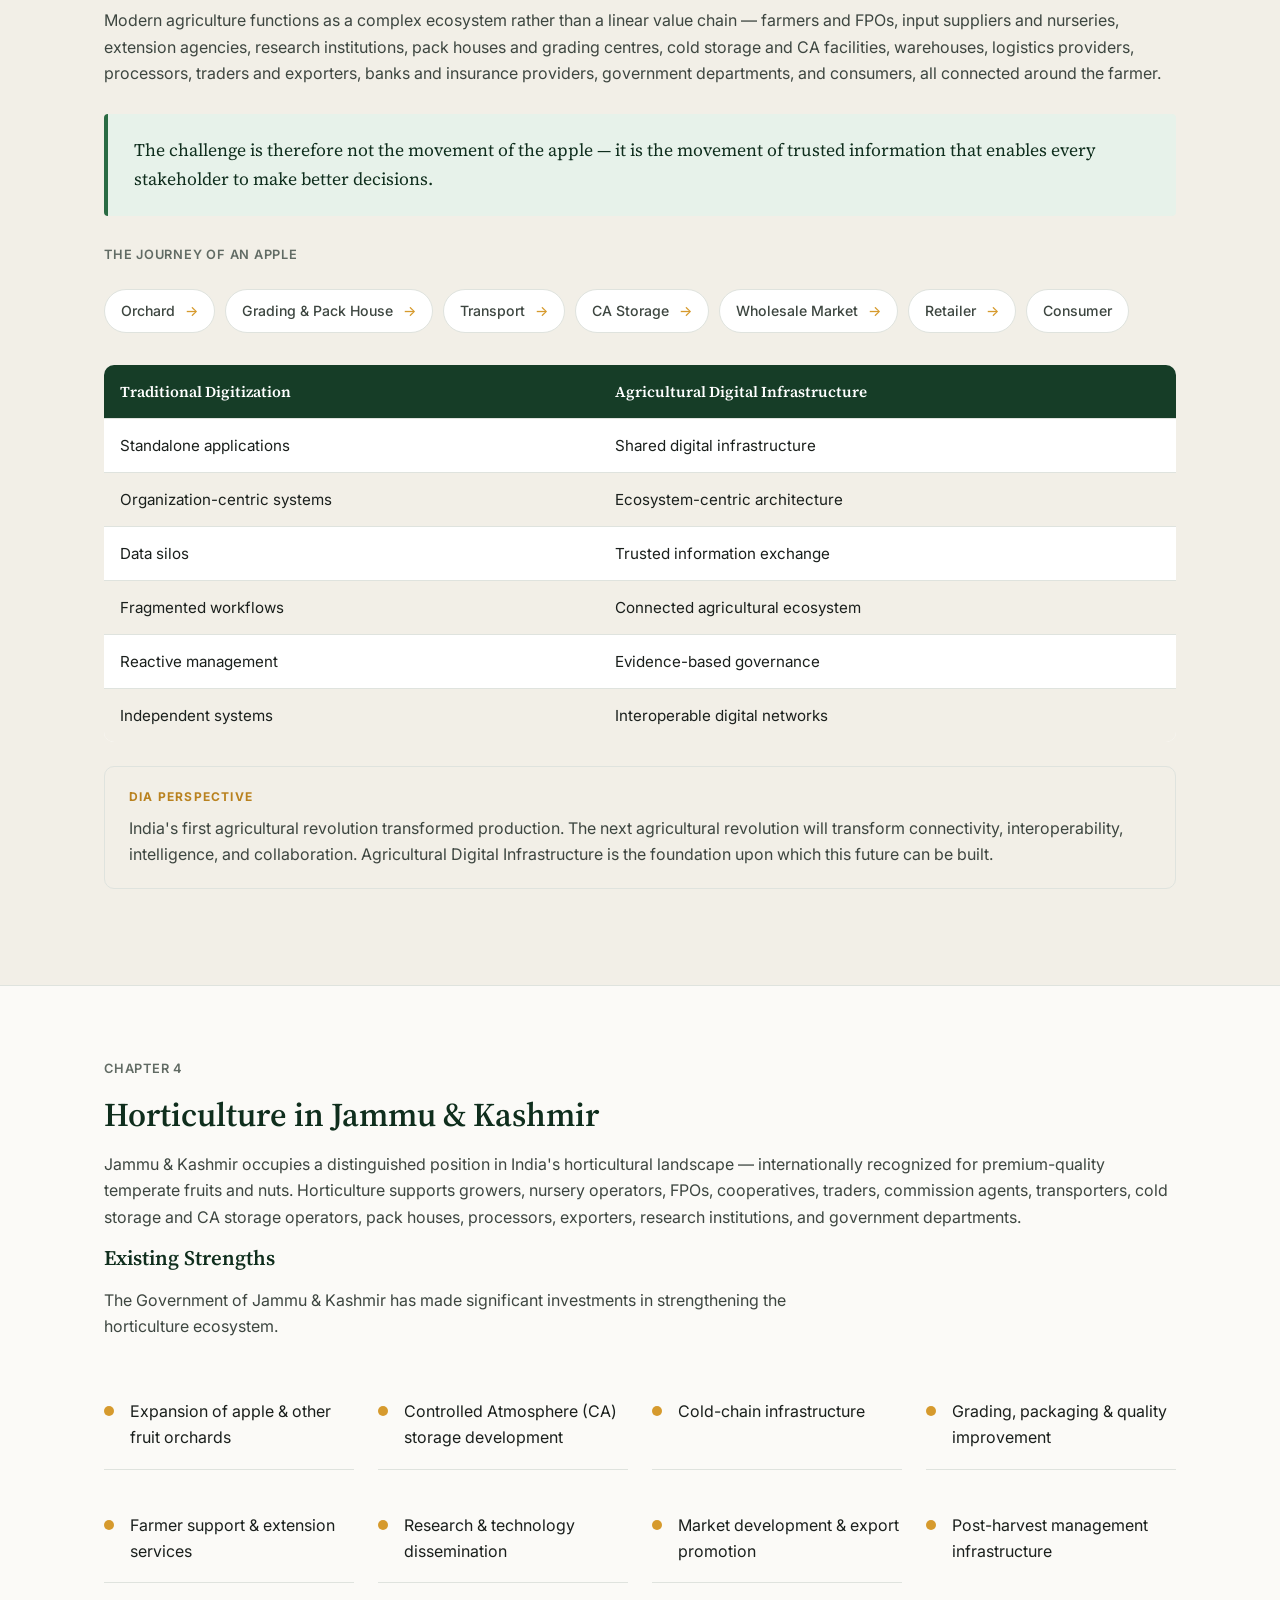
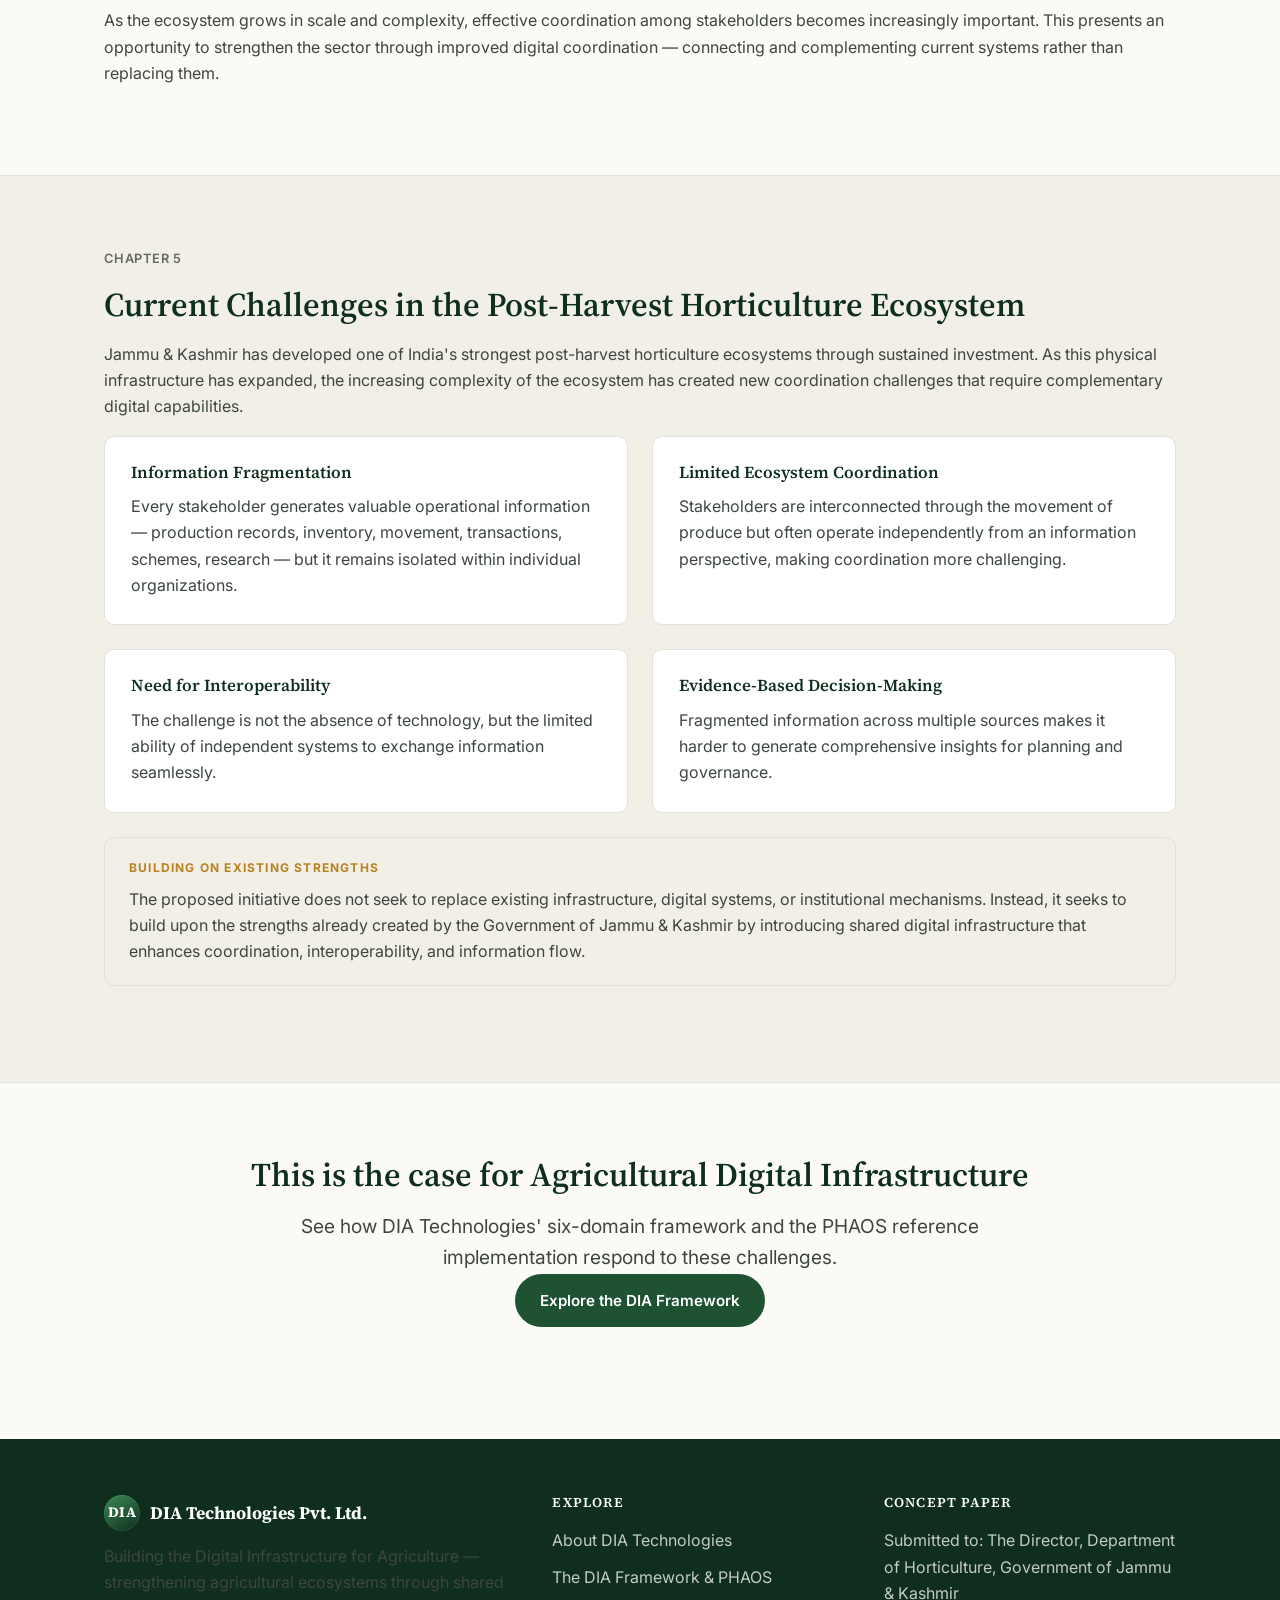
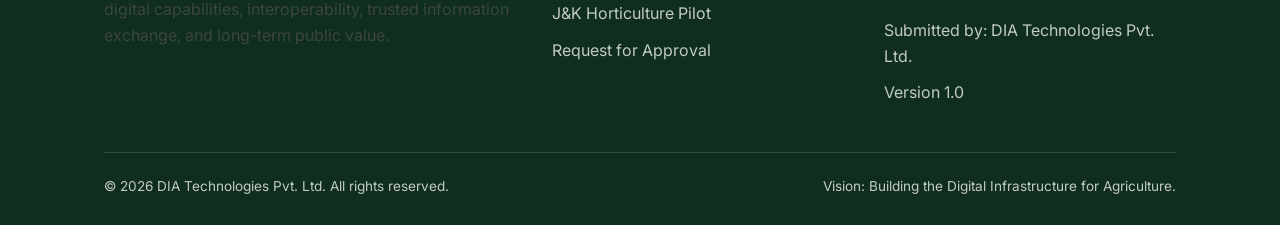
<file: background.html>
<!DOCTYPE html>
<html lang="en">
<head>
<meta charset="UTF-8" />
<meta name="viewport" content="width=device-width, initial-scale=1.0" />
<title>Background — Agriculture in India &amp; Horticulture in Jammu &amp; Kashmir</title>
<meta name="description" content="Agriculture in India, the horticulture sector of Jammu & Kashmir, and current challenges in the post-harvest ecosystem." />
<link rel="icon" href="data:image/svg+xml,<svg xmlns=%22http://www.w3.org/2000/svg%22 viewBox=%220 0 100 100%22><rect width=%22100%22 height=%22100%22 rx=%2220%22 fill=%22%23163d27%22/><text x=%2250%22 y=%2264%22 font-size=%2244%22 fill=%22%23fff%22 text-anchor=%22middle%22 font-family=%22Georgia%22>D</text></svg>" />
<link rel="preconnect" href="https://fonts.googleapis.com">
<link href="https://fonts.googleapis.com/css2?family=Inter:wght@400;500;600;700&family=Source+Serif+4:wght@500;600;700&display=swap" rel="stylesheet">
<link rel="stylesheet" href="css/style.css" />
</head>
<body>

<header class="site-header">
  <nav class="nav">
    <a href="index.html" class="brand">
      <span class="brand-mark">DIA</span>
      <span>Digital Infrastructure for Agriculture<small>DIA Technologies Pvt. Ltd.</small></span>
    </a>
    <button class="nav-toggle" aria-label="Toggle menu"><span></span></button>
    <ul class="nav-links">
      <li><a href="index.html">Home</a></li>
      <li><a href="about.html">About</a></li>
      <li><a href="background.html" class="active">Background</a></li>
      <li><a href="framework.html">The DIA Framework</a></li>
      <li><a href="pilot.html">Pilot Proposal</a></li>
      <li><a href="contact.html" class="nav-cta">Get in Touch</a></li>
    </ul>
  </nav>
</header>

<section class="page-hero">
  <div class="wrap">
    <div class="eyebrow">Part II · Background</div>
    <h1>Agriculture in India &amp; Horticulture in Jammu &amp; Kashmir</h1>
    <p class="lede">Every generation has contributed a new layer to India's agricultural transformation — from irrigation and scientific farming to mechanization and cold-chain infrastructure. The next layer is Digital Infrastructure.</p>
  </div>
</section>

<section>
  <div class="wrap">
    <p class="chapter-tag">Chapter 3</p>
    <h2>Agriculture: A Strategic National Asset</h2>
    <p>Agriculture is far more than an economic sector. It is a strategic national asset that supports food security, livelihoods, industrial growth, environmental sustainability, and national resilience, understood through six interconnected pillars.</p>
    <div class="grid grid-3">
      <div class="card"><h4>Food Security</h4><p>Agriculture ensures a stable supply of food for India's growing population.</p></div>
      <div class="card"><h4>Rural Livelihoods</h4><p>Millions of farming families, workers, transporters, traders, and processors depend on agriculture for income.</p></div>
      <div class="card"><h4>Economic Growth</h4><p>Agriculture contributes significantly to Gross Value Added (GVA) and stimulates rural economic activity.</p></div>
      <div class="card"><h4>Export Competitiveness</h4><p>Indian agricultural and horticultural products strengthen the country's position in international markets.</p></div>
      <div class="card"><h4>Environmental Sustainability</h4><p>Agriculture plays a growing role in natural resource management, biodiversity, and climate resilience.</p></div>
      <div class="card"><h4>National Resilience</h4><p>A productive agricultural sector contributes to inclusive growth and balanced regional development.</p></div>
    </div>
    <div class="key-insight">
      <span class="label">Key Insight</span>
      <p>Agriculture is not only about producing food — it is about sustaining livelihoods, strengthening the economy, protecting natural resources, and securing the nation's future.</p>
    </div>
  </div>
</section>

<section class="section-alt">
  <div class="wrap">
    <h2>India's Agricultural Transformation</h2>
    <p>India's agricultural journey is one of the most significant development stories of the modern era — from the Green Revolution's focus on productivity, to the White Revolution's dairy leadership, the National Horticulture Mission's diversification agenda, e-NAM's market integration, and the Digital Agriculture Mission's early digital enablement. Today, India stands at the threshold of the next phase: strengthening coordination, interoperability, and intelligent decision-making across the entire agricultural ecosystem.</p>

    <h3 style="margin-top:36px;">Agriculture as an Integrated Ecosystem</h3>
    <p>Modern agriculture functions as a complex ecosystem rather than a linear value chain — farmers and FPOs, input suppliers and nurseries, extension agencies, research institutions, pack houses and grading centres, cold storage and CA facilities, warehouses, logistics providers, processors, traders and exporters, banks and insurance providers, government departments, and consumers, all connected around the farmer.</p>

    <div class="callout">
      <p>The challenge is therefore not the movement of the apple — it is the movement of trusted information that enables every stakeholder to make better decisions.</p>
    </div>
    <p class="chapter-tag">The Journey of an Apple</p>
    <div class="journey">
      <span>Orchard</span><span>Grading &amp; Pack House</span><span>Transport</span><span>CA Storage</span><span>Wholesale Market</span><span>Retailer</span><span>Consumer</span>
    </div>

    <div class="table-wrap" style="margin-top:32px;">
      <table>
        <thead><tr><th>Traditional Digitization</th><th>Agricultural Digital Infrastructure</th></tr></thead>
        <tbody>
          <tr><td>Standalone applications</td><td>Shared digital infrastructure</td></tr>
          <tr><td>Organization-centric systems</td><td>Ecosystem-centric architecture</td></tr>
          <tr><td>Data silos</td><td>Trusted information exchange</td></tr>
          <tr><td>Fragmented workflows</td><td>Connected agricultural ecosystem</td></tr>
          <tr><td>Reactive management</td><td>Evidence-based governance</td></tr>
          <tr><td>Independent systems</td><td>Interoperable digital networks</td></tr>
        </tbody>
      </table>
    </div>

    <div class="key-insight">
      <span class="label">DIA Perspective</span>
      <p>India's first agricultural revolution transformed production. The next agricultural revolution will transform connectivity, interoperability, intelligence, and collaboration. Agricultural Digital Infrastructure is the foundation upon which this future can be built.</p>
    </div>
  </div>
</section>

<section>
  <div class="wrap">
    <p class="chapter-tag">Chapter 4</p>
    <h2>Horticulture in Jammu &amp; Kashmir</h2>
    <p>Jammu &amp; Kashmir occupies a distinguished position in India's horticultural landscape — internationally recognized for premium-quality temperate fruits and nuts. Horticulture supports growers, nursery operators, FPOs, cooperatives, traders, commission agents, transporters, cold storage and CA storage operators, pack houses, processors, exporters, research institutions, and government departments.</p>
    <div class="section-head">
      <h3>Existing Strengths</h3>
      <p>The Government of Jammu &amp; Kashmir has made significant investments in strengthening the horticulture ecosystem.</p>
    </div>
    <div class="grid grid-4">
      <div class="pillar"><div class="dot"></div><div>Expansion of apple &amp; other fruit orchards</div></div>
      <div class="pillar"><div class="dot"></div><div>Controlled Atmosphere (CA) storage development</div></div>
      <div class="pillar"><div class="dot"></div><div>Cold-chain infrastructure</div></div>
      <div class="pillar"><div class="dot"></div><div>Grading, packaging &amp; quality improvement</div></div>
      <div class="pillar"><div class="dot"></div><div>Farmer support &amp; extension services</div></div>
      <div class="pillar"><div class="dot"></div><div>Research &amp; technology dissemination</div></div>
      <div class="pillar"><div class="dot"></div><div>Market development &amp; export promotion</div></div>
      <div class="pillar"><div class="dot"></div><div>Post-harvest management infrastructure</div></div>
    </div>
    <p style="margin-top:24px;">As the ecosystem grows in scale and complexity, effective coordination among stakeholders becomes increasingly important. This presents an opportunity to strengthen the sector through improved digital coordination — connecting and complementing current systems rather than replacing them.</p>
  </div>
</section>

<section class="section-alt">
  <div class="wrap">
    <p class="chapter-tag">Chapter 5</p>
    <h2>Current Challenges in the Post-Harvest Horticulture Ecosystem</h2>
    <p>Jammu &amp; Kashmir has developed one of India's strongest post-harvest horticulture ecosystems through sustained investment. As this physical infrastructure has expanded, the increasing complexity of the ecosystem has created new coordination challenges that require complementary digital capabilities.</p>
    <div class="grid grid-2">
      <div class="card">
        <h4>Information Fragmentation</h4>
        <p>Every stakeholder generates valuable operational information — production records, inventory, movement, transactions, schemes, research — but it remains isolated within individual organizations.</p>
      </div>
      <div class="card">
        <h4>Limited Ecosystem Coordination</h4>
        <p>Stakeholders are interconnected through the movement of produce but often operate independently from an information perspective, making coordination more challenging.</p>
      </div>
      <div class="card">
        <h4>Need for Interoperability</h4>
        <p>The challenge is not the absence of technology, but the limited ability of independent systems to exchange information seamlessly.</p>
      </div>
      <div class="card">
        <h4>Evidence-Based Decision-Making</h4>
        <p>Fragmented information across multiple sources makes it harder to generate comprehensive insights for planning and governance.</p>
      </div>
    </div>
    <div class="key-insight">
      <span class="label">Building on Existing Strengths</span>
      <p>The proposed initiative does not seek to replace existing infrastructure, digital systems, or institutional mechanisms. Instead, it seeks to build upon the strengths already created by the Government of Jammu &amp; Kashmir by introducing shared digital infrastructure that enhances coordination, interoperability, and information flow.</p>
    </div>
  </div>
</section>

<section>
  <div class="wrap text-center">
    <h2>This is the case for Agricultural Digital Infrastructure</h2>
    <p class="lede" style="margin:0 auto;">See how DIA Technologies' six-domain framework and the PHAOS reference implementation respond to these challenges.</p>
    <a href="framework.html" class="btn btn-primary">Explore the DIA Framework</a>
  </div>
</section>

<footer class="site-footer">
  <div class="wrap">
    <div class="footer-grid">
      <div>
        <div class="footer-brand"><span class="brand-mark">DIA</span> DIA Technologies Pvt. Ltd.</div>
        <p>Building the Digital Infrastructure for Agriculture — strengthening agricultural ecosystems through shared digital capabilities, interoperability, trusted information exchange, and long-term public value.</p>
      </div>
      <div>
        <h4>Explore</h4>
        <ul class="footer-links">
          <li><a href="about.html">About DIA Technologies</a></li>
          <li><a href="framework.html">The DIA Framework &amp; PHAOS</a></li>
          <li><a href="pilot.html">J&amp;K Horticulture Pilot</a></li>
          <li><a href="contact.html">Request for Approval</a></li>
        </ul>
      </div>
      <div>
        <h4>Concept Paper</h4>
        <ul class="footer-links">
          <li>Submitted to: The Director, Department of Horticulture, Government of Jammu &amp; Kashmir</li>
          <li>Submitted by: DIA Technologies Pvt. Ltd.</li>
          <li>Version 1.0</li>
        </ul>
      </div>
    </div>
    <div class="footer-bottom">
      <span>© <span id="year"></span> DIA Technologies Pvt. Ltd. All rights reserved.</span>
      <span>Vision: Building the Digital Infrastructure for Agriculture.</span>
    </div>
  </div>
</footer>
<script src="js/script.js"></script>
</body>
</html>
</file>
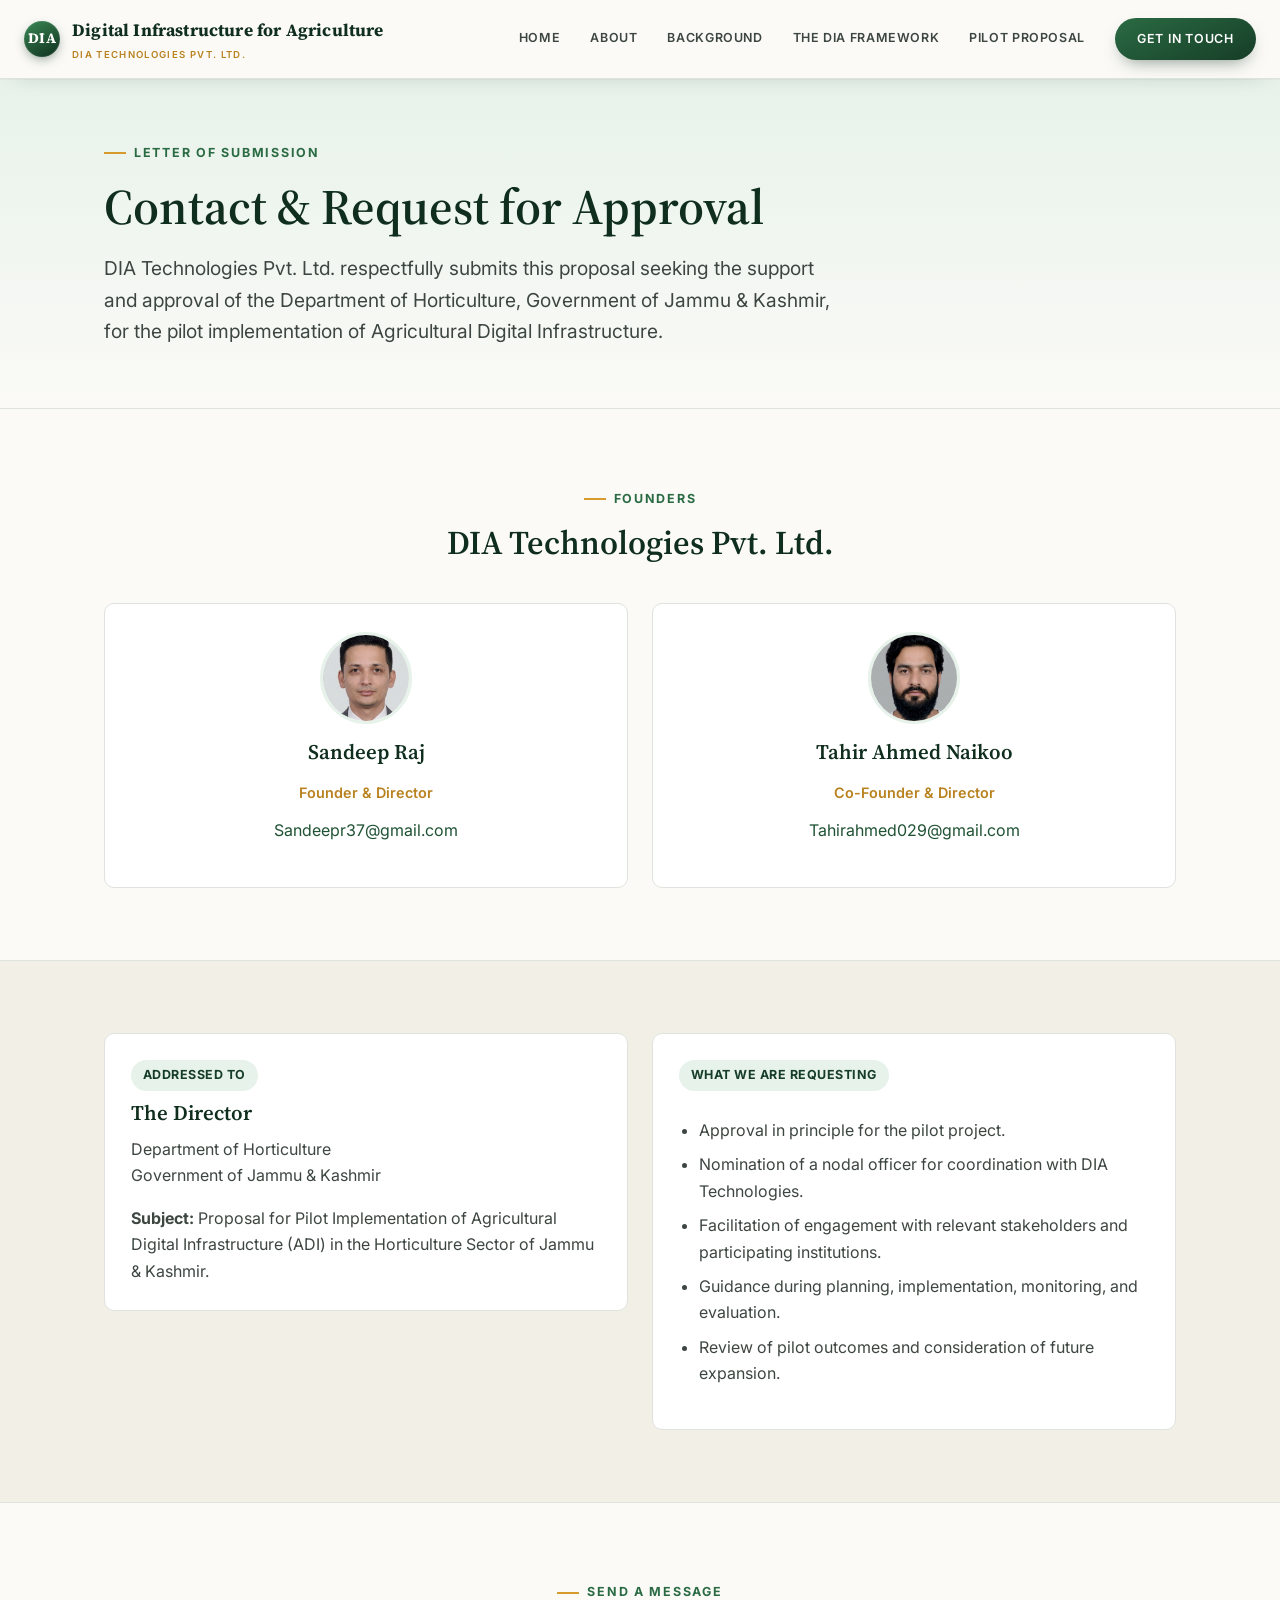
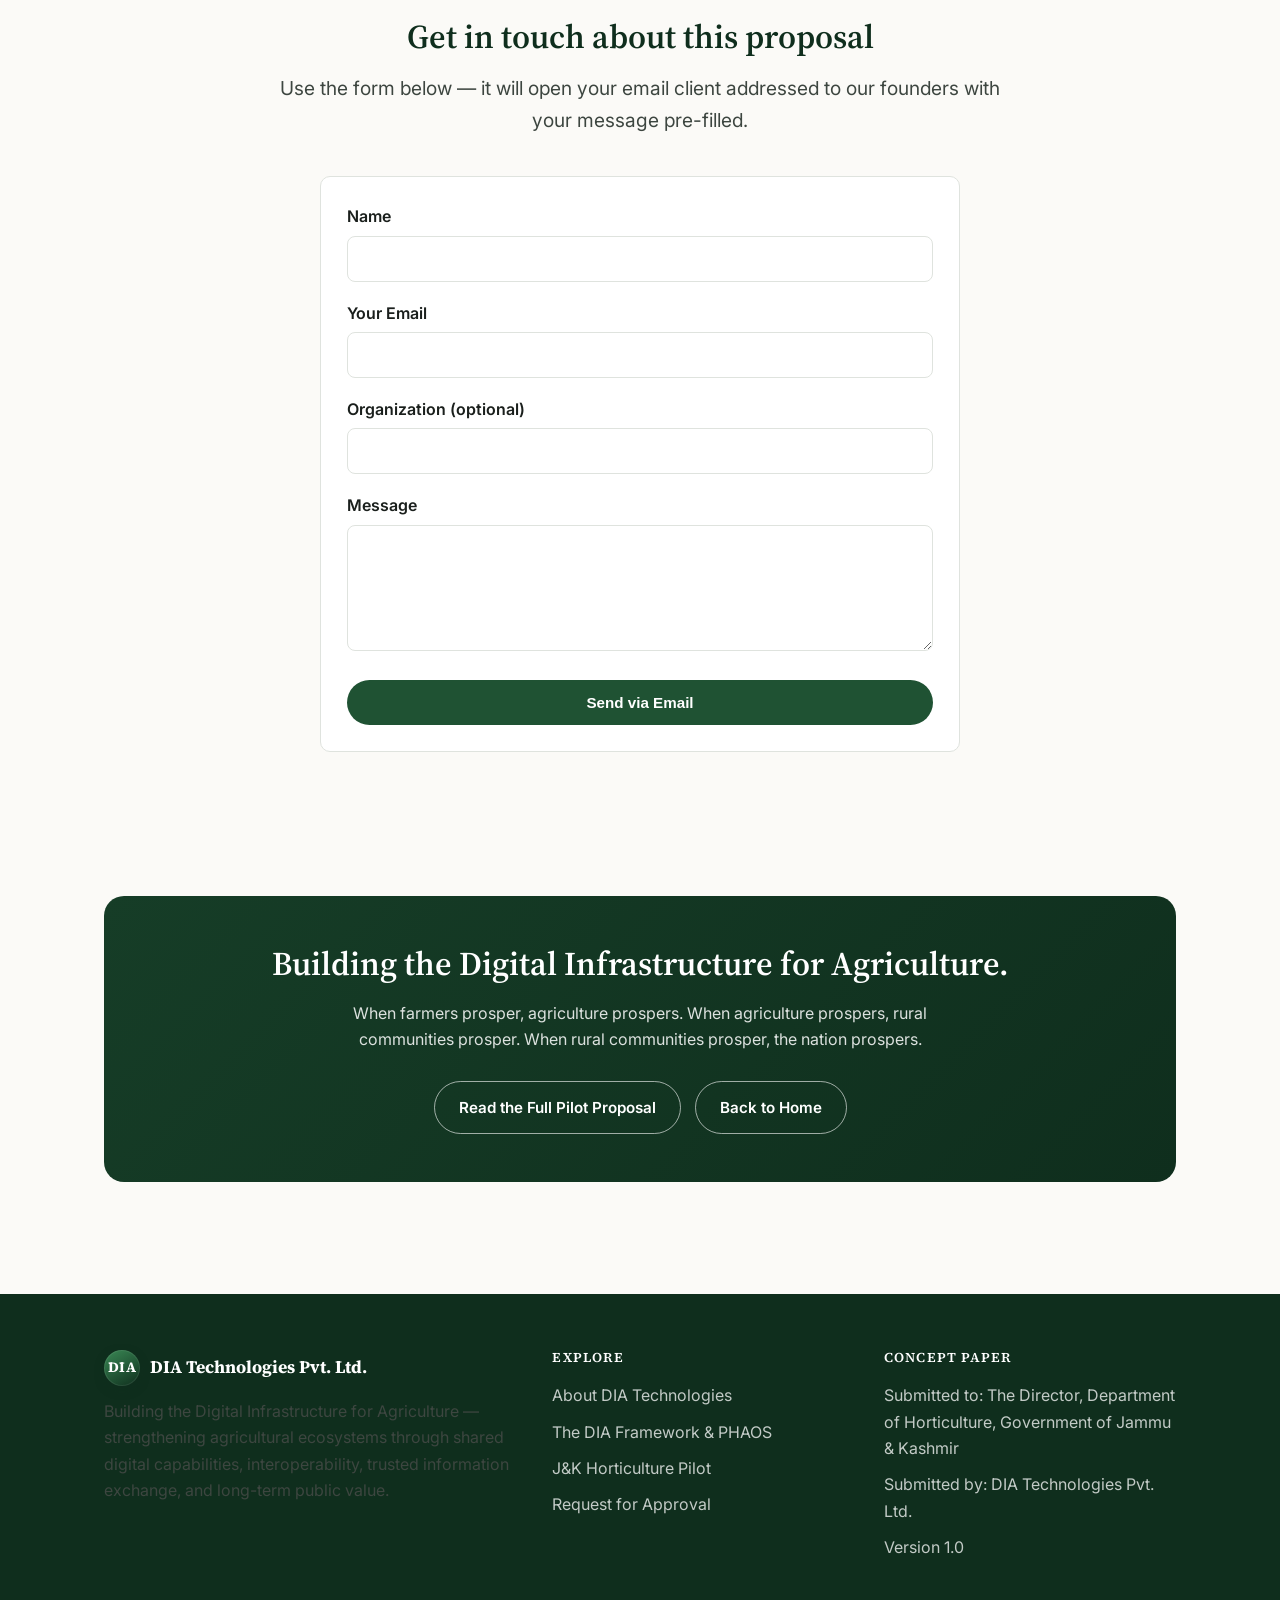
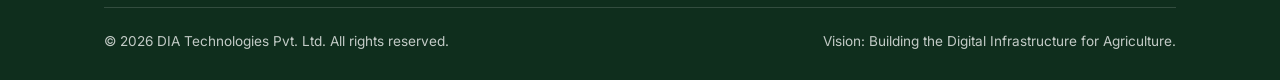
<file: contact.html>
<!DOCTYPE html>
<html lang="en">
<head>
<meta charset="UTF-8" />
<meta name="viewport" content="width=device-width, initial-scale=1.0" />
<title>Contact &amp; Request for Approval | DIA Technologies Pvt. Ltd.</title>
<meta name="description" content="Contact DIA Technologies Pvt. Ltd. regarding the pilot proposal for Agricultural Digital Infrastructure in the horticulture sector of Jammu & Kashmir." />
<link rel="icon" href="data:image/svg+xml,<svg xmlns=%22http://www.w3.org/2000/svg%22 viewBox=%220 0 100 100%22><rect width=%22100%22 height=%22100%22 rx=%2220%22 fill=%22%23163d27%22/><text x=%2250%22 y=%2264%22 font-size=%2244%22 fill=%22%23fff%22 text-anchor=%22middle%22 font-family=%22Georgia%22>D</text></svg>" />
<link rel="preconnect" href="https://fonts.googleapis.com">
<link href="https://fonts.googleapis.com/css2?family=Inter:wght@400;500;600;700&family=Source+Serif+4:wght@500;600;700&display=swap" rel="stylesheet">
<link rel="stylesheet" href="css/style.css" />
</head>
<body>

<header class="site-header">
  <nav class="nav">
    <a href="index.html" class="brand">
      <span class="brand-mark">DIA</span>
      <span>Digital Infrastructure for Agriculture<small>DIA Technologies Pvt. Ltd.</small></span>
    </a>
    <button class="nav-toggle" aria-label="Toggle menu"><span></span></button>
    <ul class="nav-links">
      <li><a href="index.html">Home</a></li>
      <li><a href="about.html">About</a></li>
      <li><a href="background.html">Background</a></li>
      <li><a href="framework.html">The DIA Framework</a></li>
      <li><a href="pilot.html">Pilot Proposal</a></li>
      <li><a href="contact.html" class="nav-cta active" style="color:#fff !important;">Get in Touch</a></li>
    </ul>
  </nav>
</header>

<section class="page-hero">
  <div class="wrap">
    <div class="eyebrow">Letter of Submission</div>
    <h1>Contact &amp; Request for Approval</h1>
    <p class="lede">DIA Technologies Pvt. Ltd. respectfully submits this proposal seeking the support and approval of the Department of Horticulture, Government of Jammu &amp; Kashmir, for the pilot implementation of Agricultural Digital Infrastructure.</p>
  </div>
</section>

<section>
  <div class="wrap">
    <div class="section-head center">
      <div class="eyebrow">Founders</div>
      <h2>DIA Technologies Pvt. Ltd.</h2>
    </div>
    <div class="grid grid-2">
      <div class="founder-card">
        <img class="founder-photo" src="assets/team/sandeep.png" alt="Sandeep Raj" />
        <h3>Sandeep Raj</h3>
        <div class="founder-role">Founder &amp; Director</div>
        <p><a href="mailto:Sandeepr37@gmail.com">Sandeepr37@gmail.com</a></p>
      </div>
      <div class="founder-card">
        <img class="founder-photo" src="assets/team/tahir.png" alt="Tahir Ahmed Naikoo" />
        <h3>Tahir Ahmed Naikoo</h3>
        <div class="founder-role">Co-Founder &amp; Director</div>
        <p><a href="mailto:Tahirahmed029@gmail.com">Tahirahmed029@gmail.com</a></p>
      </div>
    </div>
  </div>
</section>

<section class="section-alt">
  <div class="wrap">
    <div class="grid grid-2" style="align-items:start;">
      <div class="card">
        <div class="tag">Addressed To</div>
        <h3>The Director</h3>
        <p>Department of Horticulture<br>Government of Jammu &amp; Kashmir</p>
        <p><strong>Subject:</strong> Proposal for Pilot Implementation of Agricultural Digital Infrastructure (ADI) in the Horticulture Sector of Jammu &amp; Kashmir.</p>
      </div>
      <div class="card">
        <div class="tag">What We Are Requesting</div>
        <ul class="styled">
          <li>Approval in principle for the pilot project.</li>
          <li>Nomination of a nodal officer for coordination with DIA Technologies.</li>
          <li>Facilitation of engagement with relevant stakeholders and participating institutions.</li>
          <li>Guidance during planning, implementation, monitoring, and evaluation.</li>
          <li>Review of pilot outcomes and consideration of future expansion.</li>
        </ul>
      </div>
    </div>
  </div>
</section>

<section>
  <div class="wrap">
    <div class="section-head center">
      <div class="eyebrow">Send a Message</div>
      <h2>Get in touch about this proposal</h2>
      <p class="lede" style="margin:0 auto;">Use the form below — it will open your email client addressed to our founders with your message pre-filled.</p>
    </div>
    <form id="contact-form" class="card" style="max-width:640px;margin:0 auto;" onsubmit="return sendMail(event)">
      <div style="margin-bottom:18px;">
        <label for="name" style="display:block;font-weight:600;margin-bottom:6px;">Name</label>
        <input id="name" name="name" type="text" required style="width:100%;padding:12px 14px;border:1px solid var(--line);border-radius:8px;font-family:var(--sans);font-size:1rem;" />
      </div>
      <div style="margin-bottom:18px;">
        <label for="email" style="display:block;font-weight:600;margin-bottom:6px;">Your Email</label>
        <input id="email" name="email" type="email" required style="width:100%;padding:12px 14px;border:1px solid var(--line);border-radius:8px;font-family:var(--sans);font-size:1rem;" />
      </div>
      <div style="margin-bottom:18px;">
        <label for="org" style="display:block;font-weight:600;margin-bottom:6px;">Organization (optional)</label>
        <input id="org" name="org" type="text" style="width:100%;padding:12px 14px;border:1px solid var(--line);border-radius:8px;font-family:var(--sans);font-size:1rem;" />
      </div>
      <div style="margin-bottom:22px;">
        <label for="message" style="display:block;font-weight:600;margin-bottom:6px;">Message</label>
        <textarea id="message" name="message" rows="5" required style="width:100%;padding:12px 14px;border:1px solid var(--line);border-radius:8px;font-family:var(--sans);font-size:1rem;resize:vertical;"></textarea>
      </div>
      <button type="submit" class="btn btn-primary" style="width:100%;justify-content:center;">Send via Email</button>
    </form>
  </div>
</section>

<section>
  <div class="wrap">
    <div class="cta-band">
      <h2>Building the Digital Infrastructure for Agriculture.</h2>
      <p>When farmers prosper, agriculture prospers. When agriculture prospers, rural communities prosper. When rural communities prosper, the nation prospers.</p>
      <div class="hero-actions">
        <a href="pilot.html" class="btn btn-ghost">Read the Full Pilot Proposal</a>
        <a href="index.html" class="btn btn-ghost">Back to Home</a>
      </div>
    </div>
  </div>
</section>

<footer class="site-footer">
  <div class="wrap">
    <div class="footer-grid">
      <div>
        <div class="footer-brand"><span class="brand-mark">DIA</span> DIA Technologies Pvt. Ltd.</div>
        <p>Building the Digital Infrastructure for Agriculture — strengthening agricultural ecosystems through shared digital capabilities, interoperability, trusted information exchange, and long-term public value.</p>
      </div>
      <div>
        <h4>Explore</h4>
        <ul class="footer-links">
          <li><a href="about.html">About DIA Technologies</a></li>
          <li><a href="framework.html">The DIA Framework &amp; PHAOS</a></li>
          <li><a href="pilot.html">J&amp;K Horticulture Pilot</a></li>
          <li><a href="contact.html">Request for Approval</a></li>
        </ul>
      </div>
      <div>
        <h4>Concept Paper</h4>
        <ul class="footer-links">
          <li>Submitted to: The Director, Department of Horticulture, Government of Jammu &amp; Kashmir</li>
          <li>Submitted by: DIA Technologies Pvt. Ltd.</li>
          <li>Version 1.0</li>
        </ul>
      </div>
    </div>
    <div class="footer-bottom">
      <span>© <span id="year"></span> DIA Technologies Pvt. Ltd. All rights reserved.</span>
      <span>Vision: Building the Digital Infrastructure for Agriculture.</span>
    </div>
  </div>
</footer>
<script src="js/script.js"></script>
<script>
function sendMail(e) {
  e.preventDefault();
  var name = document.getElementById('name').value;
  var email = document.getElementById('email').value;
  var org = document.getElementById('org').value;
  var message = document.getElementById('message').value;
  var body = "Name: " + name + "\nEmail: " + email + (org ? "\nOrganization: " + org : "") + "\n\nMessage:\n" + message;
  var subject = "Inquiry: DIA Technologies J&K Horticulture ADI Pilot Proposal";
  window.location.href = "mailto:Sandeepr37@gmail.com,Tahirahmed029@gmail.com?subject=" + encodeURIComponent(subject) + "&body=" + encodeURIComponent(body);
  return false;
}
</script>
</body>
</html>
</file>
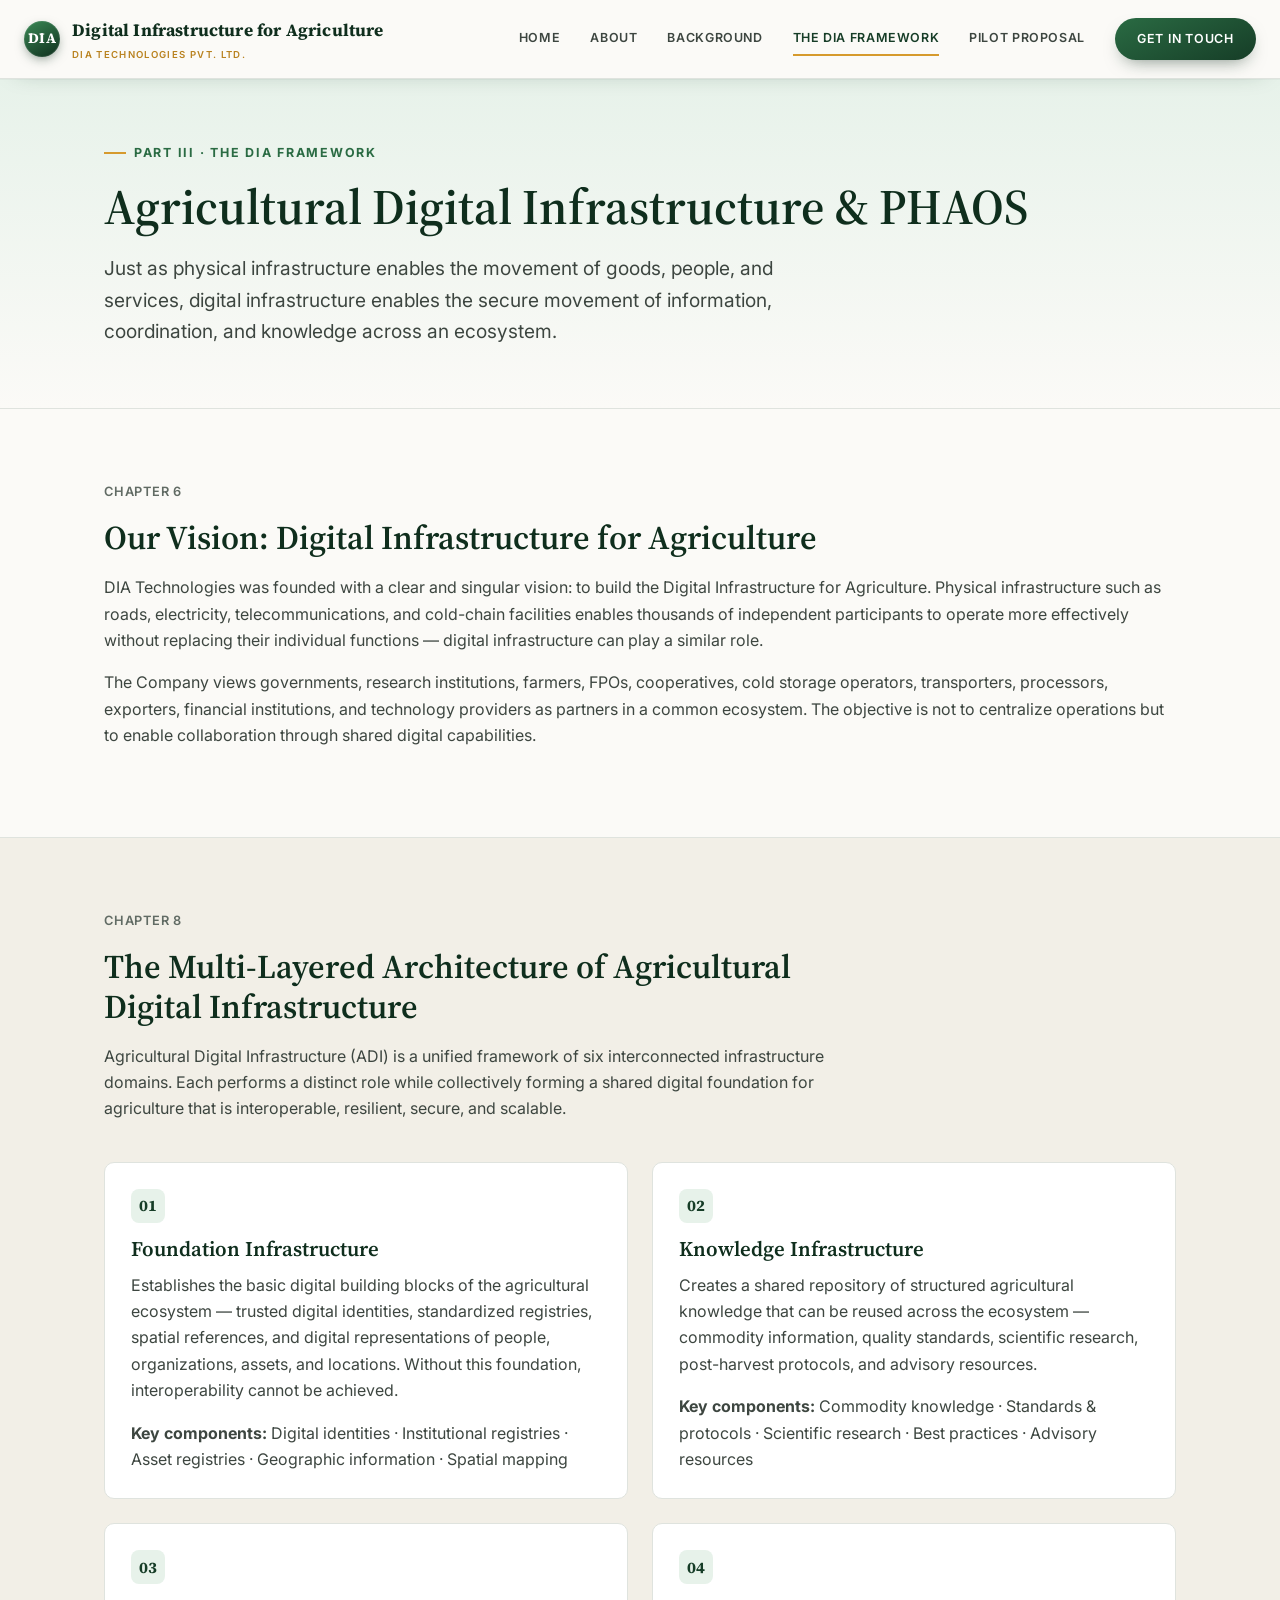
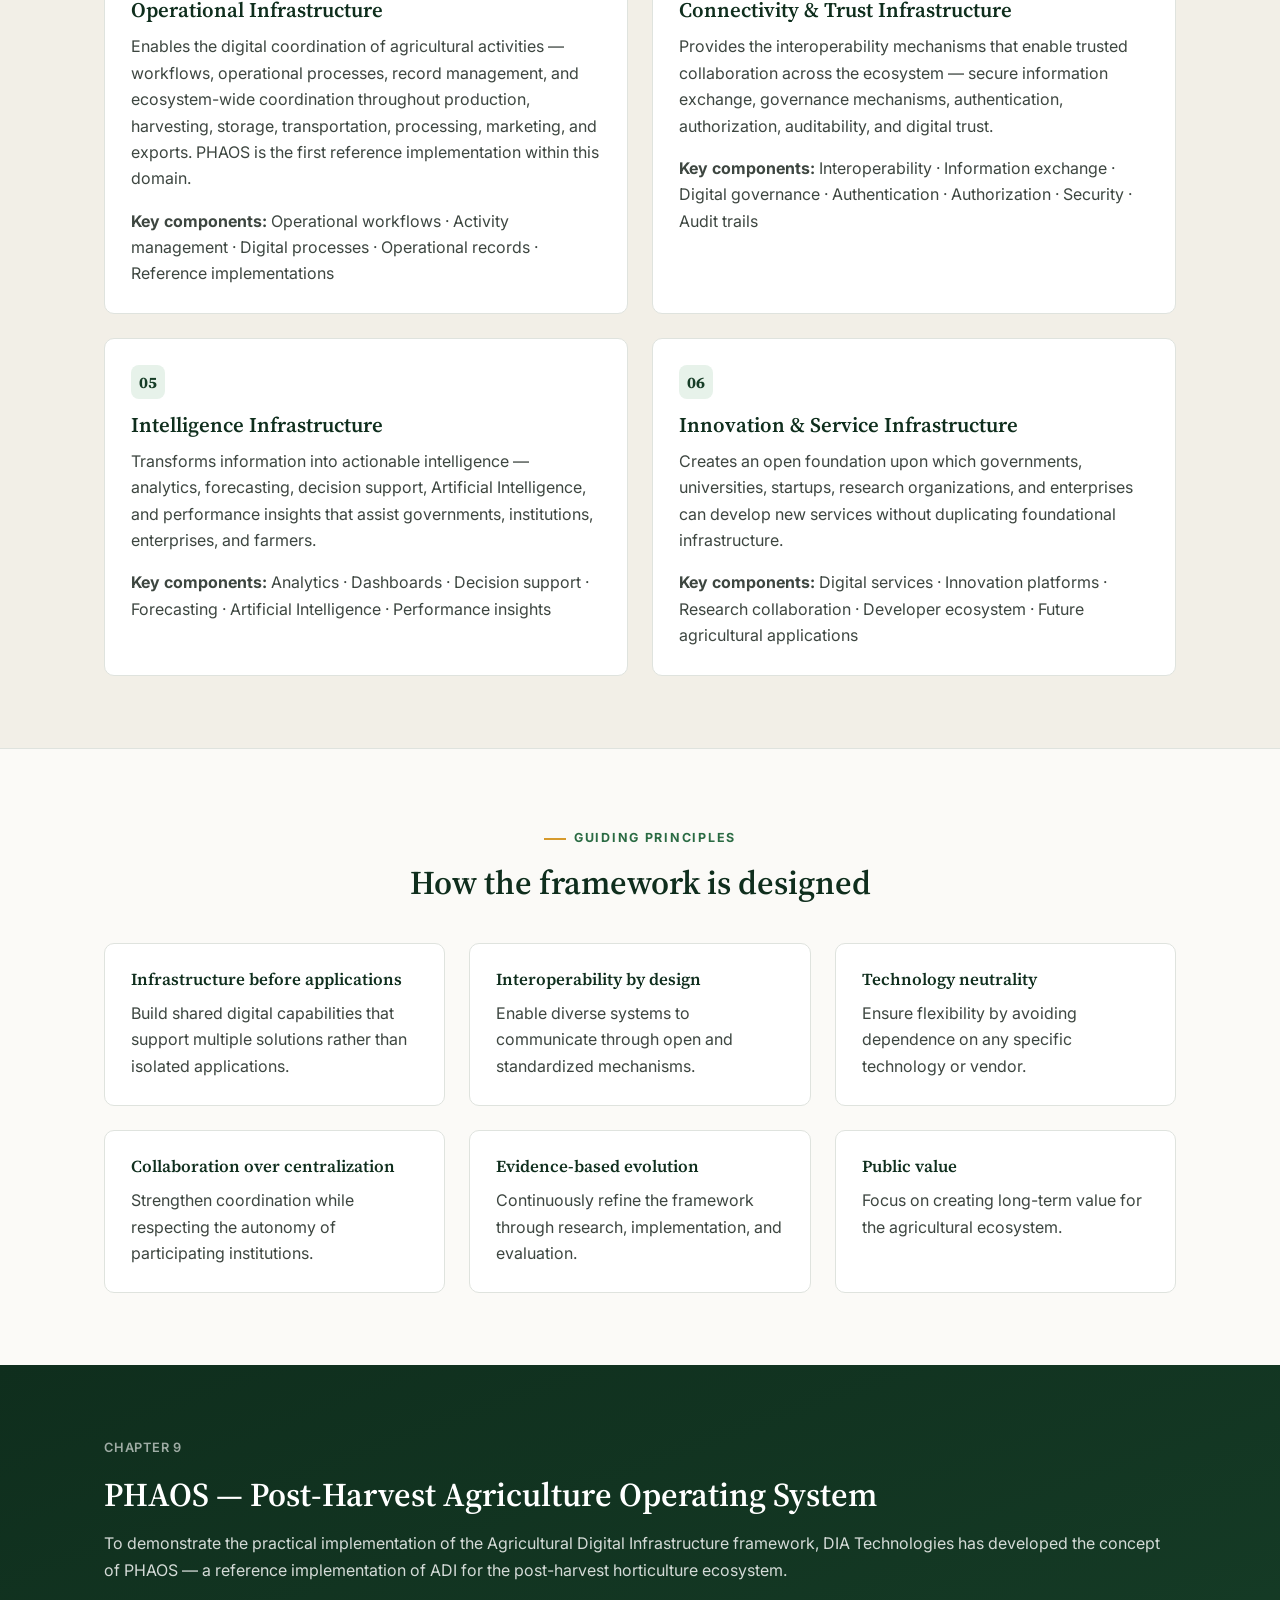
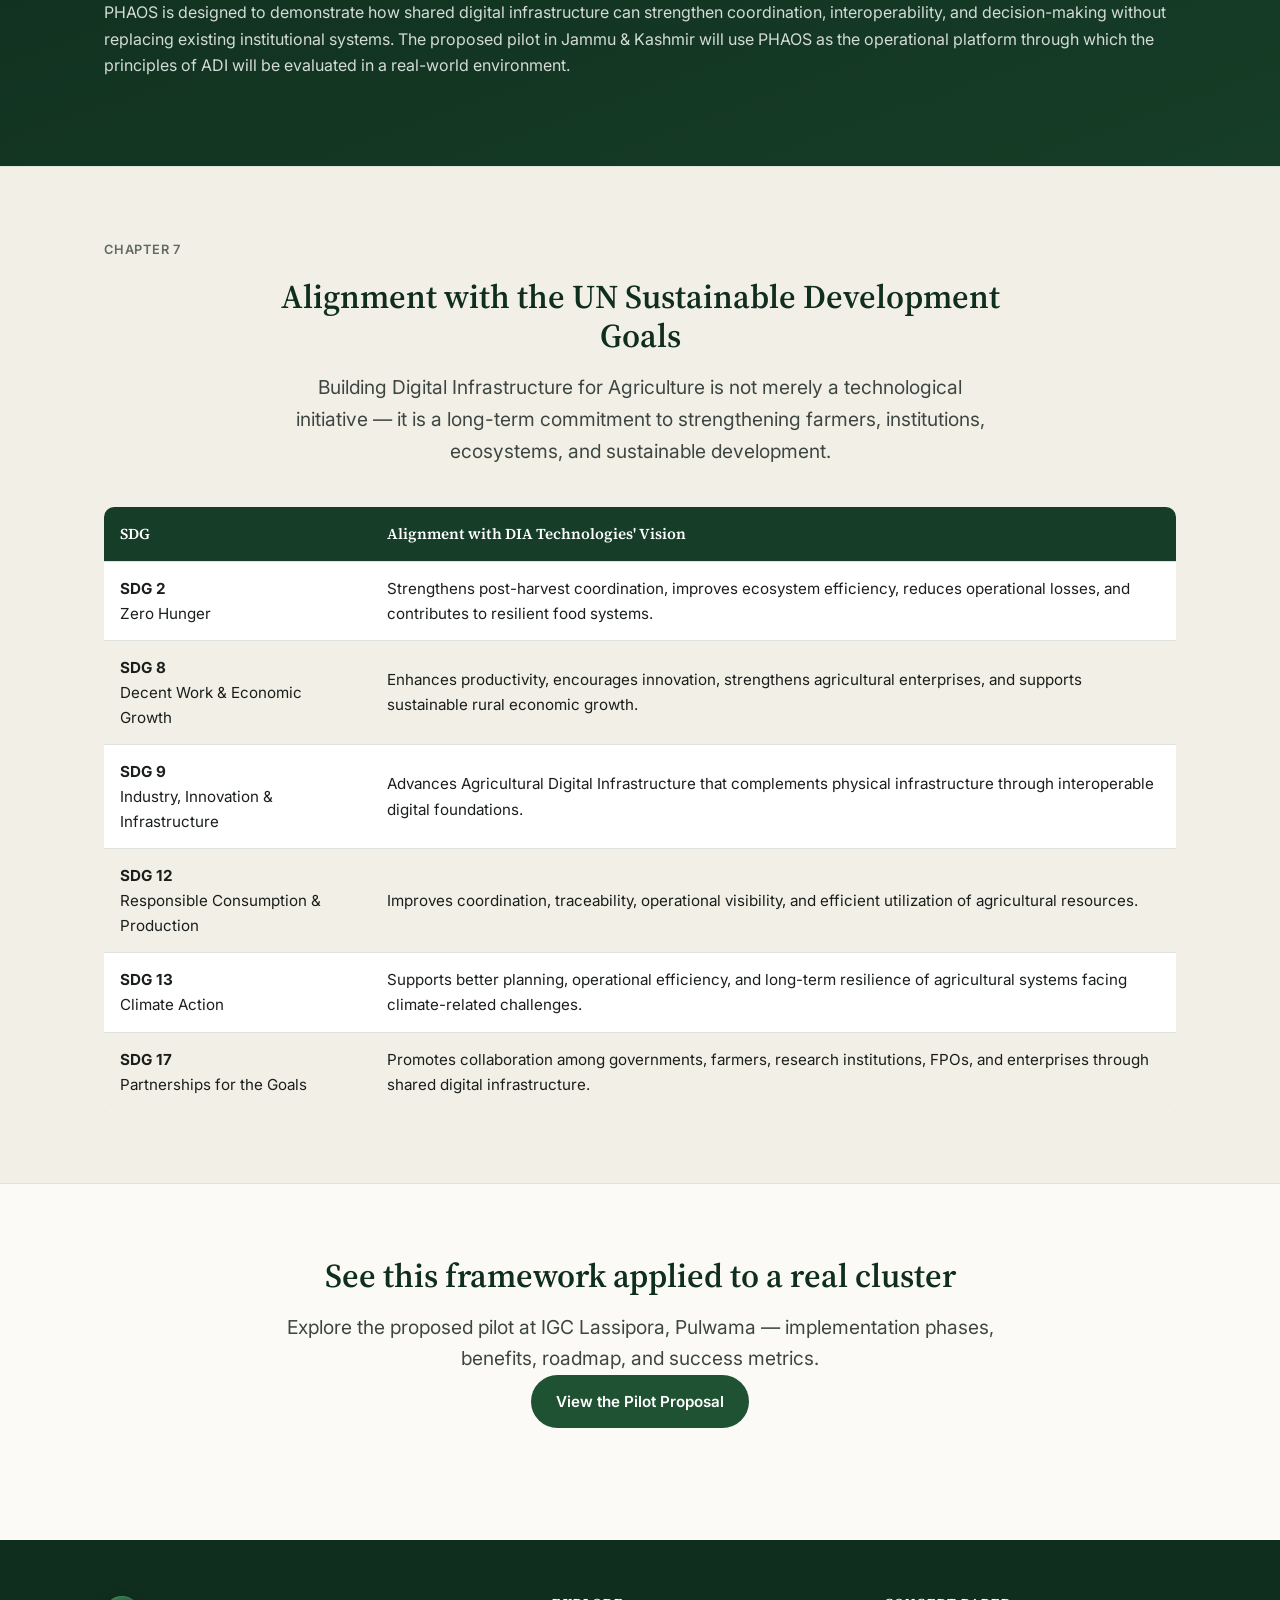
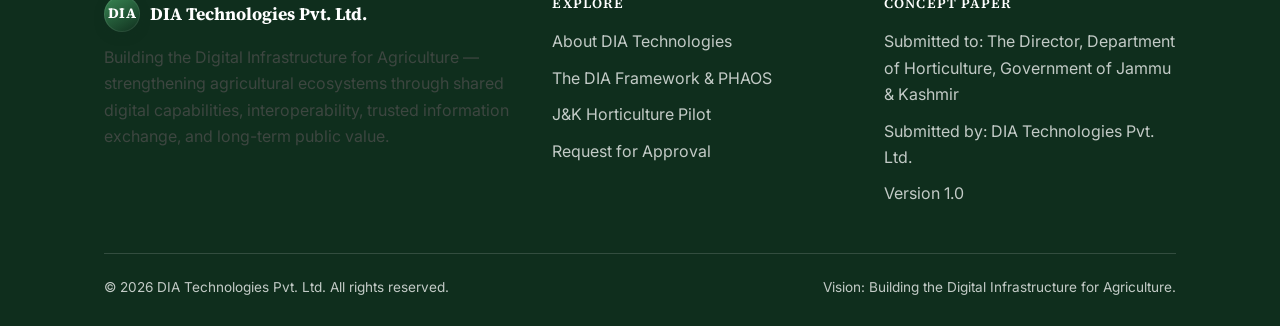
<file: framework.html>
<!DOCTYPE html>
<html lang="en">
<head>
<meta charset="UTF-8" />
<meta name="viewport" content="width=device-width, initial-scale=1.0" />
<title>The DIA Framework — Agricultural Digital Infrastructure &amp; PHAOS</title>
<meta name="description" content="The Agricultural Digital Infrastructure (ADI) framework: six infrastructure domains, PHAOS reference implementation, and alignment with the UN SDGs." />
<link rel="icon" href="data:image/svg+xml,<svg xmlns=%22http://www.w3.org/2000/svg%22 viewBox=%220 0 100 100%22><rect width=%22100%22 height=%22100%22 rx=%2220%22 fill=%22%23163d27%22/><text x=%2250%22 y=%2264%22 font-size=%2244%22 fill=%22%23fff%22 text-anchor=%22middle%22 font-family=%22Georgia%22>D</text></svg>" />
<link rel="preconnect" href="https://fonts.googleapis.com">
<link href="https://fonts.googleapis.com/css2?family=Inter:wght@400;500;600;700&family=Source+Serif+4:wght@500;600;700&display=swap" rel="stylesheet">
<link rel="stylesheet" href="css/style.css" />
</head>
<body>

<header class="site-header">
  <nav class="nav">
    <a href="index.html" class="brand">
      <span class="brand-mark">DIA</span>
      <span>Digital Infrastructure for Agriculture<small>DIA Technologies Pvt. Ltd.</small></span>
    </a>
    <button class="nav-toggle" aria-label="Toggle menu"><span></span></button>
    <ul class="nav-links">
      <li><a href="index.html">Home</a></li>
      <li><a href="about.html">About</a></li>
      <li><a href="background.html">Background</a></li>
      <li><a href="framework.html" class="active">The DIA Framework</a></li>
      <li><a href="pilot.html">Pilot Proposal</a></li>
      <li><a href="contact.html" class="nav-cta">Get in Touch</a></li>
    </ul>
  </nav>
</header>

<section class="page-hero">
  <div class="wrap">
    <div class="eyebrow">Part III · The DIA Framework</div>
    <h1>Agricultural Digital Infrastructure &amp; PHAOS</h1>
    <p class="lede">Just as physical infrastructure enables the movement of goods, people, and services, digital infrastructure enables the secure movement of information, coordination, and knowledge across an ecosystem.</p>
  </div>
</section>

<section>
  <div class="wrap">
    <p class="chapter-tag">Chapter 6</p>
    <h2>Our Vision: Digital Infrastructure for Agriculture</h2>
    <p>DIA Technologies was founded with a clear and singular vision: to build the Digital Infrastructure for Agriculture. Physical infrastructure such as roads, electricity, telecommunications, and cold-chain facilities enables thousands of independent participants to operate more effectively without replacing their individual functions — digital infrastructure can play a similar role.</p>
    <p>The Company views governments, research institutions, farmers, FPOs, cooperatives, cold storage operators, transporters, processors, exporters, financial institutions, and technology providers as partners in a common ecosystem. The objective is not to centralize operations but to enable collaboration through shared digital capabilities.</p>
  </div>
</section>

<section class="section-alt">
  <div class="wrap">
    <p class="chapter-tag">Chapter 8</p>
    <div class="section-head">
      <h2>The Multi-Layered Architecture of Agricultural Digital Infrastructure</h2>
      <p>Agricultural Digital Infrastructure (ADI) is a unified framework of six interconnected infrastructure domains. Each performs a distinct role while collectively forming a shared digital foundation for agriculture that is interoperable, resilient, secure, and scalable.</p>
    </div>

    <div class="grid grid-2">
      <div class="card">
        <div class="card-num">01</div>
        <h3>Foundation Infrastructure</h3>
        <p>Establishes the basic digital building blocks of the agricultural ecosystem — trusted digital identities, standardized registries, spatial references, and digital representations of people, organizations, assets, and locations. Without this foundation, interoperability cannot be achieved.</p>
        <p><strong>Key components:</strong> Digital identities · Institutional registries · Asset registries · Geographic information · Spatial mapping</p>
      </div>
      <div class="card">
        <div class="card-num">02</div>
        <h3>Knowledge Infrastructure</h3>
        <p>Creates a shared repository of structured agricultural knowledge that can be reused across the ecosystem — commodity information, quality standards, scientific research, post-harvest protocols, and advisory resources.</p>
        <p><strong>Key components:</strong> Commodity knowledge · Standards &amp; protocols · Scientific research · Best practices · Advisory resources</p>
      </div>
      <div class="card">
        <div class="card-num">03</div>
        <h3>Operational Infrastructure</h3>
        <p>Enables the digital coordination of agricultural activities — workflows, operational processes, record management, and ecosystem-wide coordination throughout production, harvesting, storage, transportation, processing, marketing, and exports. PHAOS is the first reference implementation within this domain.</p>
        <p><strong>Key components:</strong> Operational workflows · Activity management · Digital processes · Operational records · Reference implementations</p>
      </div>
      <div class="card">
        <div class="card-num">04</div>
        <h3>Connectivity &amp; Trust Infrastructure</h3>
        <p>Provides the interoperability mechanisms that enable trusted collaboration across the ecosystem — secure information exchange, governance mechanisms, authentication, authorization, auditability, and digital trust.</p>
        <p><strong>Key components:</strong> Interoperability · Information exchange · Digital governance · Authentication · Authorization · Security · Audit trails</p>
      </div>
      <div class="card">
        <div class="card-num">05</div>
        <h3>Intelligence Infrastructure</h3>
        <p>Transforms information into actionable intelligence — analytics, forecasting, decision support, Artificial Intelligence, and performance insights that assist governments, institutions, enterprises, and farmers.</p>
        <p><strong>Key components:</strong> Analytics · Dashboards · Decision support · Forecasting · Artificial Intelligence · Performance insights</p>
      </div>
      <div class="card">
        <div class="card-num">06</div>
        <h3>Innovation &amp; Service Infrastructure</h3>
        <p>Creates an open foundation upon which governments, universities, startups, research organizations, and enterprises can develop new services without duplicating foundational infrastructure.</p>
        <p><strong>Key components:</strong> Digital services · Innovation platforms · Research collaboration · Developer ecosystem · Future agricultural applications</p>
      </div>
    </div>
  </div>
</section>

<section>
  <div class="wrap">
    <div class="section-head center">
      <div class="eyebrow">Guiding Principles</div>
      <h2>How the framework is designed</h2>
    </div>
    <div class="grid grid-3">
      <div class="card"><h4>Infrastructure before applications</h4><p>Build shared digital capabilities that support multiple solutions rather than isolated applications.</p></div>
      <div class="card"><h4>Interoperability by design</h4><p>Enable diverse systems to communicate through open and standardized mechanisms.</p></div>
      <div class="card"><h4>Technology neutrality</h4><p>Ensure flexibility by avoiding dependence on any specific technology or vendor.</p></div>
      <div class="card"><h4>Collaboration over centralization</h4><p>Strengthen coordination while respecting the autonomy of participating institutions.</p></div>
      <div class="card"><h4>Evidence-based evolution</h4><p>Continuously refine the framework through research, implementation, and evaluation.</p></div>
      <div class="card"><h4>Public value</h4><p>Focus on creating long-term value for the agricultural ecosystem.</p></div>
    </div>
  </div>
</section>

<section class="section-dark">
  <div class="wrap">
    <p class="chapter-tag" style="color:rgba(255,255,255,0.6);">Chapter 9</p>
    <h2>PHAOS — Post-Harvest Agriculture Operating System</h2>
    <p>To demonstrate the practical implementation of the Agricultural Digital Infrastructure framework, DIA Technologies has developed the concept of PHAOS — a reference implementation of ADI for the post-harvest horticulture ecosystem.</p>
    <p>PHAOS is designed to demonstrate how shared digital infrastructure can strengthen coordination, interoperability, and decision-making without replacing existing institutional systems. The proposed pilot in Jammu &amp; Kashmir will use PHAOS as the operational platform through which the principles of ADI will be evaluated in a real-world environment.</p>
  </div>
</section>

<section class="section-alt">
  <div class="wrap">
    <p class="chapter-tag">Chapter 7</p>
    <div class="section-head center">
      <h2>Alignment with the UN Sustainable Development Goals</h2>
      <p class="lede" style="margin:0 auto;">Building Digital Infrastructure for Agriculture is not merely a technological initiative — it is a long-term commitment to strengthening farmers, institutions, ecosystems, and sustainable development.</p>
    </div>
    <div class="table-wrap">
      <table>
        <thead><tr><th>SDG</th><th>Alignment with DIA Technologies' Vision</th></tr></thead>
        <tbody>
          <tr><td><strong>SDG 2</strong><br>Zero Hunger</td><td>Strengthens post-harvest coordination, improves ecosystem efficiency, reduces operational losses, and contributes to resilient food systems.</td></tr>
          <tr><td><strong>SDG 8</strong><br>Decent Work &amp; Economic Growth</td><td>Enhances productivity, encourages innovation, strengthens agricultural enterprises, and supports sustainable rural economic growth.</td></tr>
          <tr><td><strong>SDG 9</strong><br>Industry, Innovation &amp; Infrastructure</td><td>Advances Agricultural Digital Infrastructure that complements physical infrastructure through interoperable digital foundations.</td></tr>
          <tr><td><strong>SDG 12</strong><br>Responsible Consumption &amp; Production</td><td>Improves coordination, traceability, operational visibility, and efficient utilization of agricultural resources.</td></tr>
          <tr><td><strong>SDG 13</strong><br>Climate Action</td><td>Supports better planning, operational efficiency, and long-term resilience of agricultural systems facing climate-related challenges.</td></tr>
          <tr><td><strong>SDG 17</strong><br>Partnerships for the Goals</td><td>Promotes collaboration among governments, farmers, research institutions, FPOs, and enterprises through shared digital infrastructure.</td></tr>
        </tbody>
      </table>
    </div>
  </div>
</section>

<section>
  <div class="wrap text-center">
    <h2>See this framework applied to a real cluster</h2>
    <p class="lede" style="margin:0 auto;">Explore the proposed pilot at IGC Lassipora, Pulwama — implementation phases, benefits, roadmap, and success metrics.</p>
    <a href="pilot.html" class="btn btn-primary">View the Pilot Proposal</a>
  </div>
</section>

<footer class="site-footer">
  <div class="wrap">
    <div class="footer-grid">
      <div>
        <div class="footer-brand"><span class="brand-mark">DIA</span> DIA Technologies Pvt. Ltd.</div>
        <p>Building the Digital Infrastructure for Agriculture — strengthening agricultural ecosystems through shared digital capabilities, interoperability, trusted information exchange, and long-term public value.</p>
      </div>
      <div>
        <h4>Explore</h4>
        <ul class="footer-links">
          <li><a href="about.html">About DIA Technologies</a></li>
          <li><a href="framework.html">The DIA Framework &amp; PHAOS</a></li>
          <li><a href="pilot.html">J&amp;K Horticulture Pilot</a></li>
          <li><a href="contact.html">Request for Approval</a></li>
        </ul>
      </div>
      <div>
        <h4>Concept Paper</h4>
        <ul class="footer-links">
          <li>Submitted to: The Director, Department of Horticulture, Government of Jammu &amp; Kashmir</li>
          <li>Submitted by: DIA Technologies Pvt. Ltd.</li>
          <li>Version 1.0</li>
        </ul>
      </div>
    </div>
    <div class="footer-bottom">
      <span>© <span id="year"></span> DIA Technologies Pvt. Ltd. All rights reserved.</span>
      <span>Vision: Building the Digital Infrastructure for Agriculture.</span>
    </div>
  </div>
</footer>
<script src="js/script.js"></script>
</body>
</html>
</file>
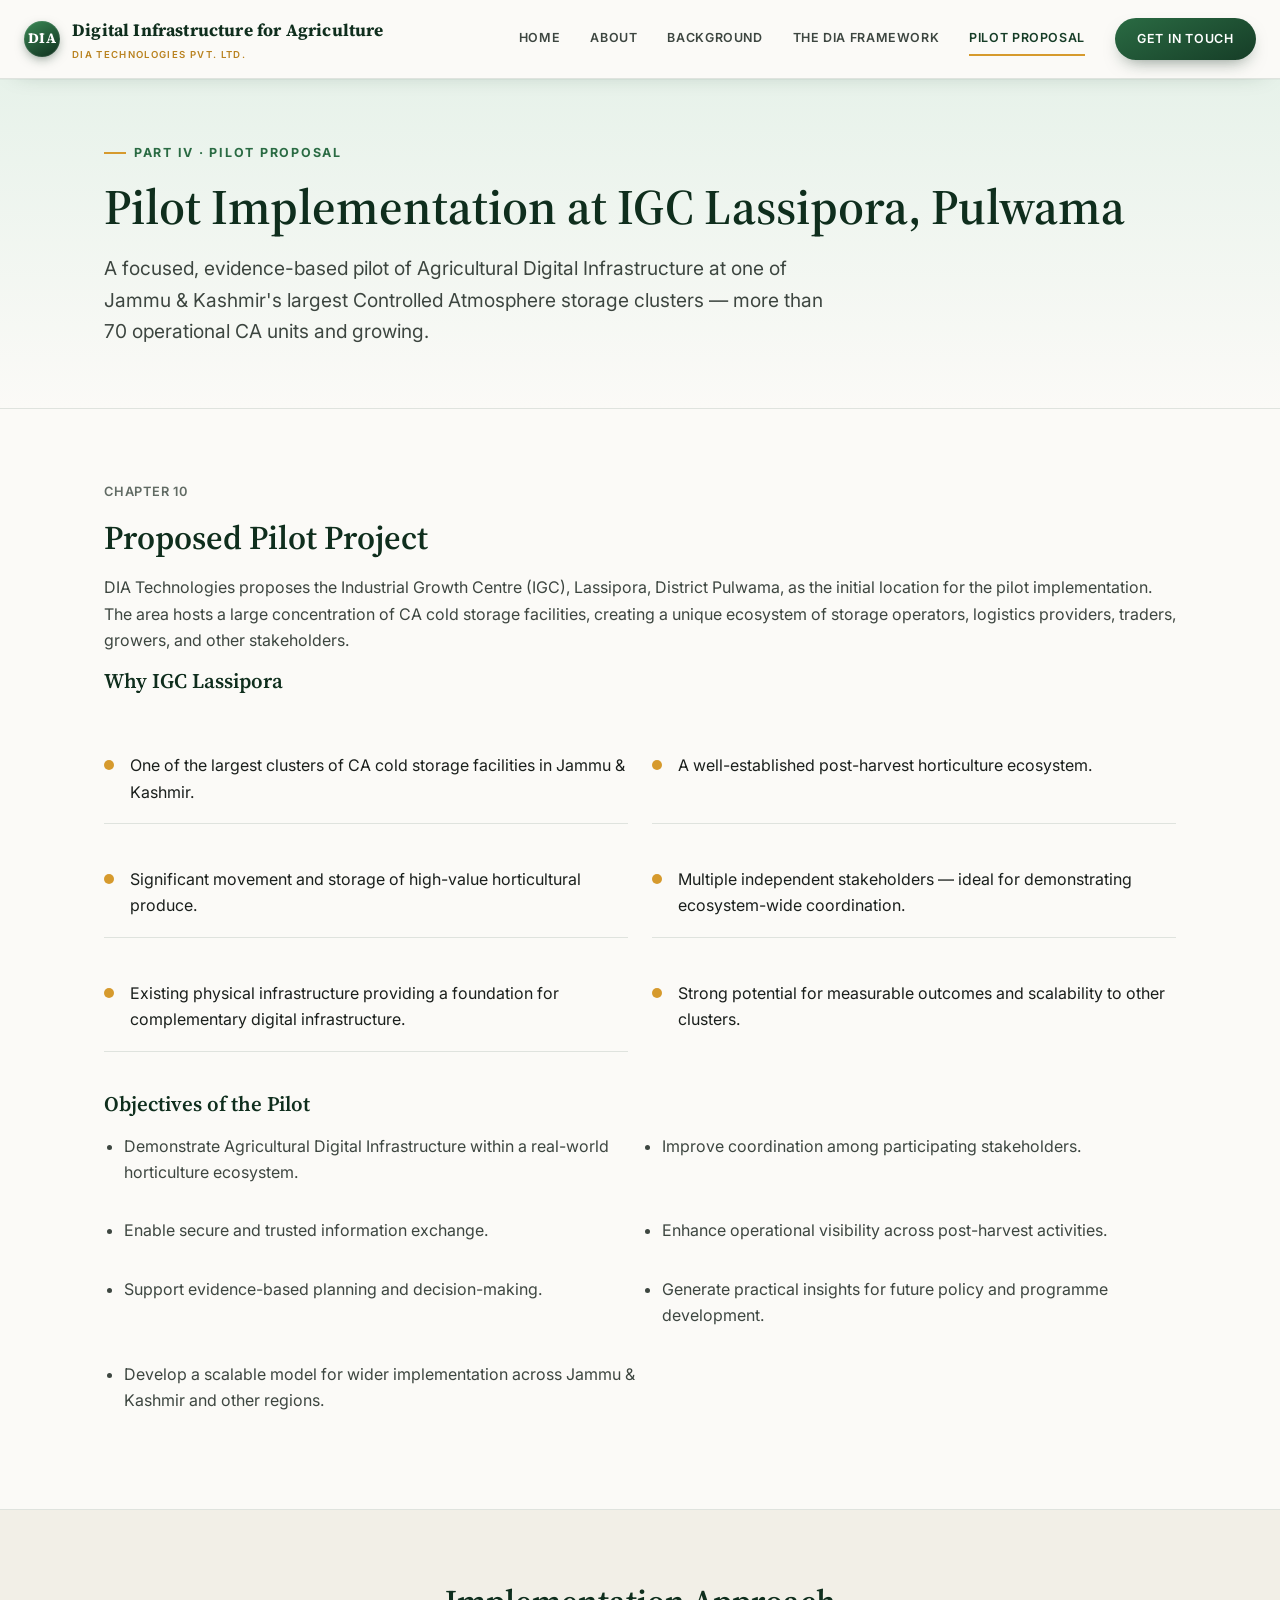
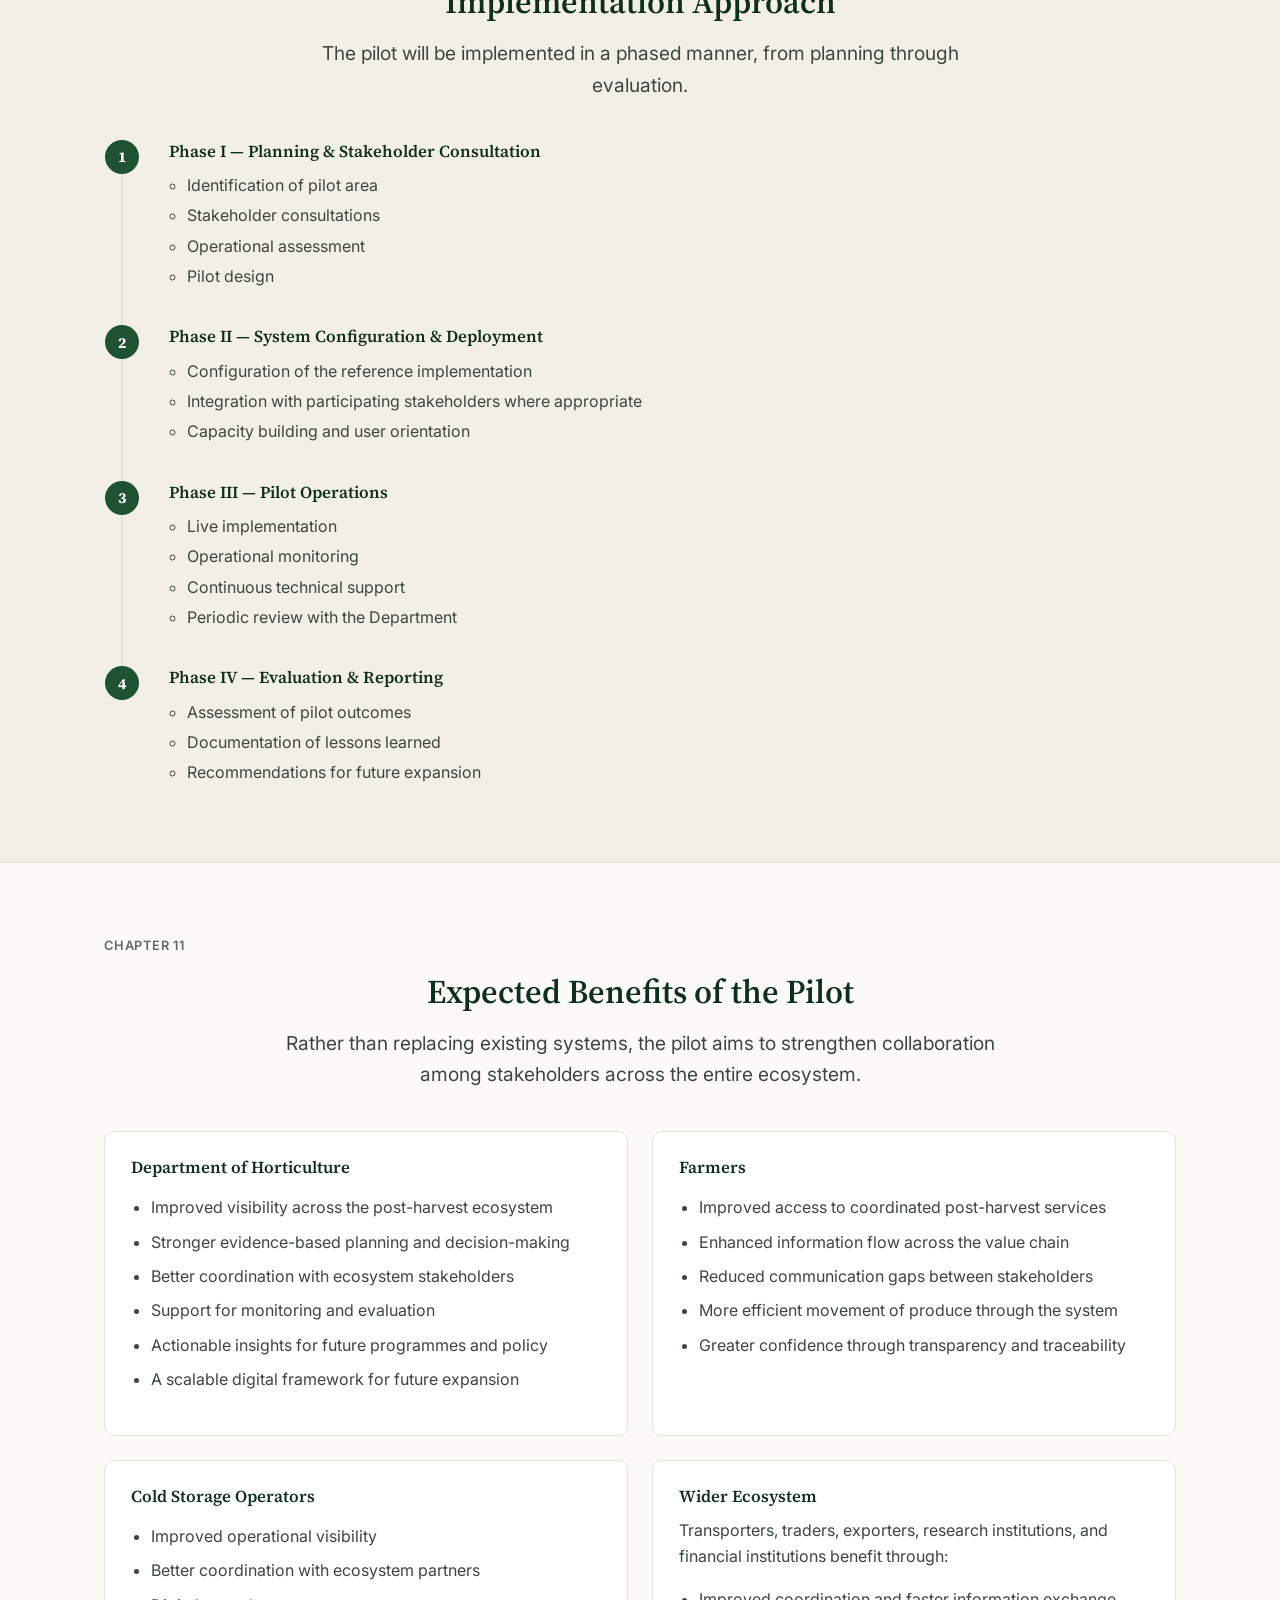
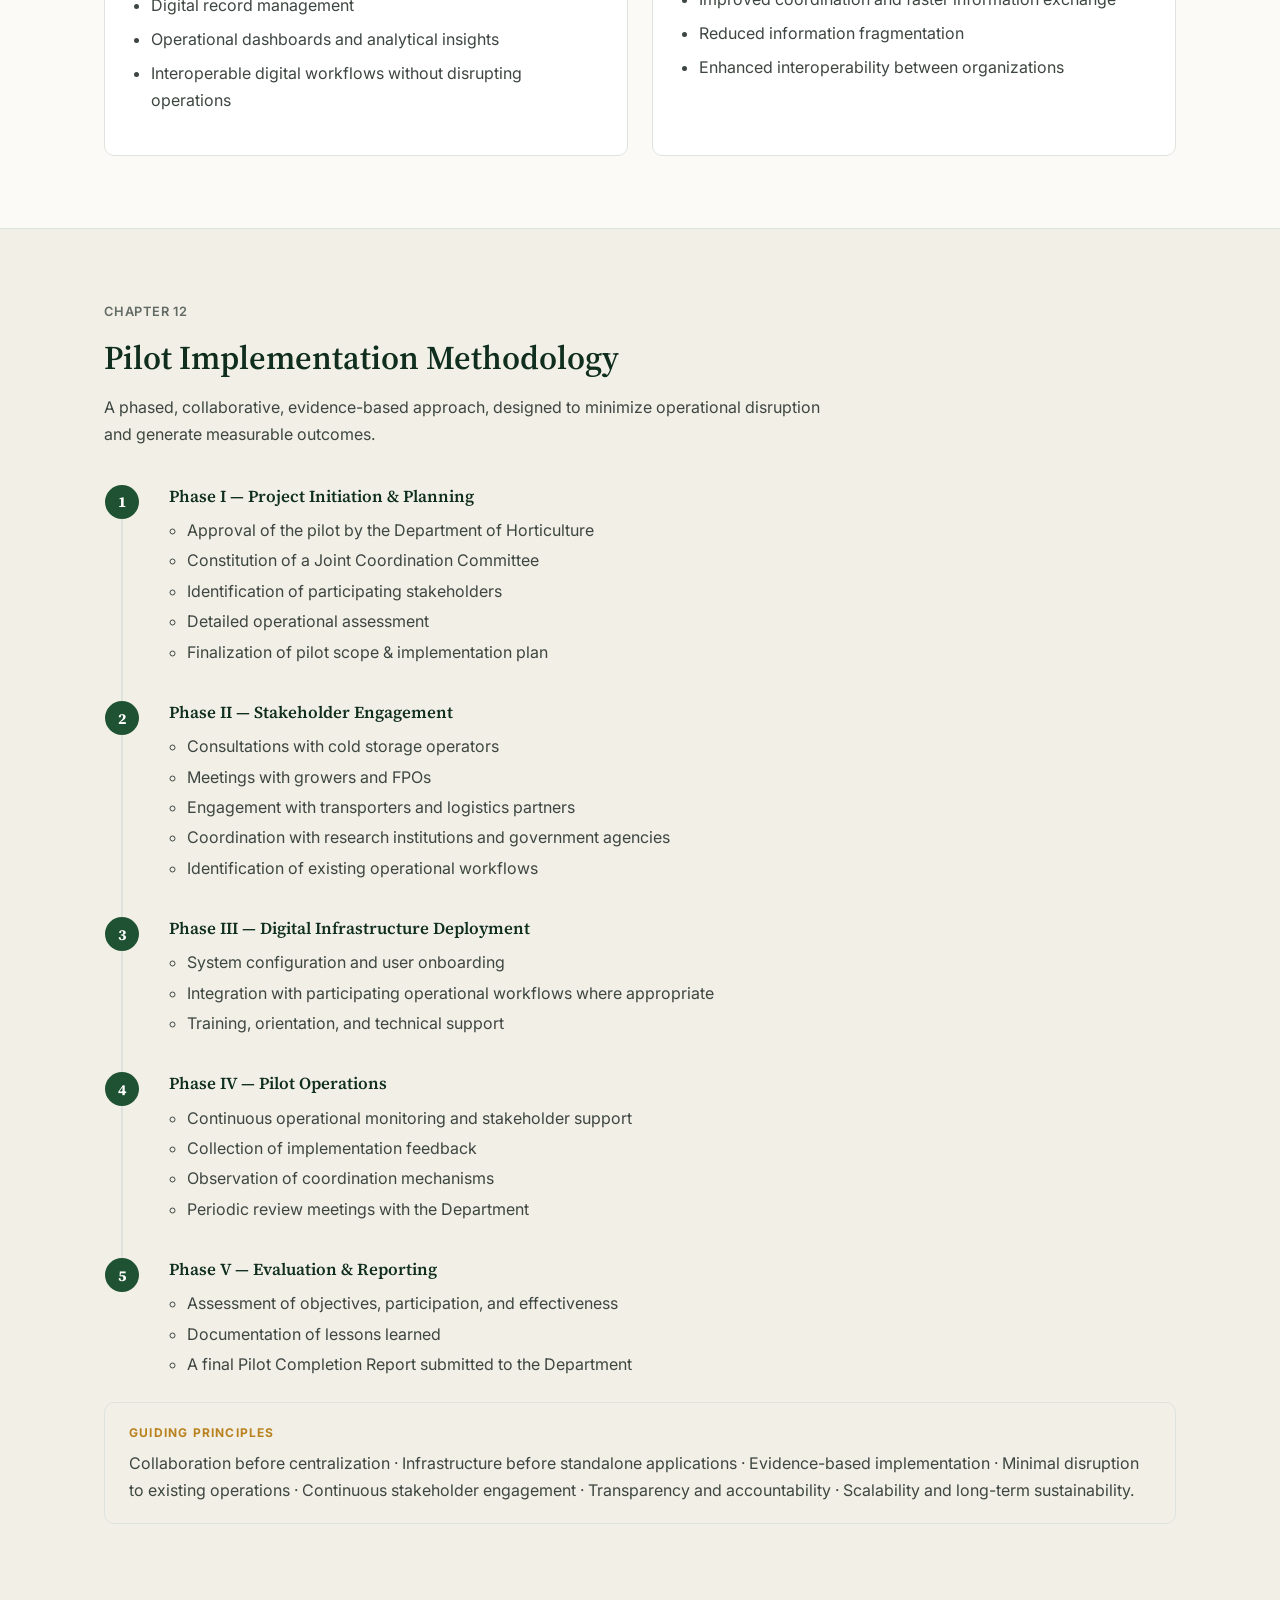
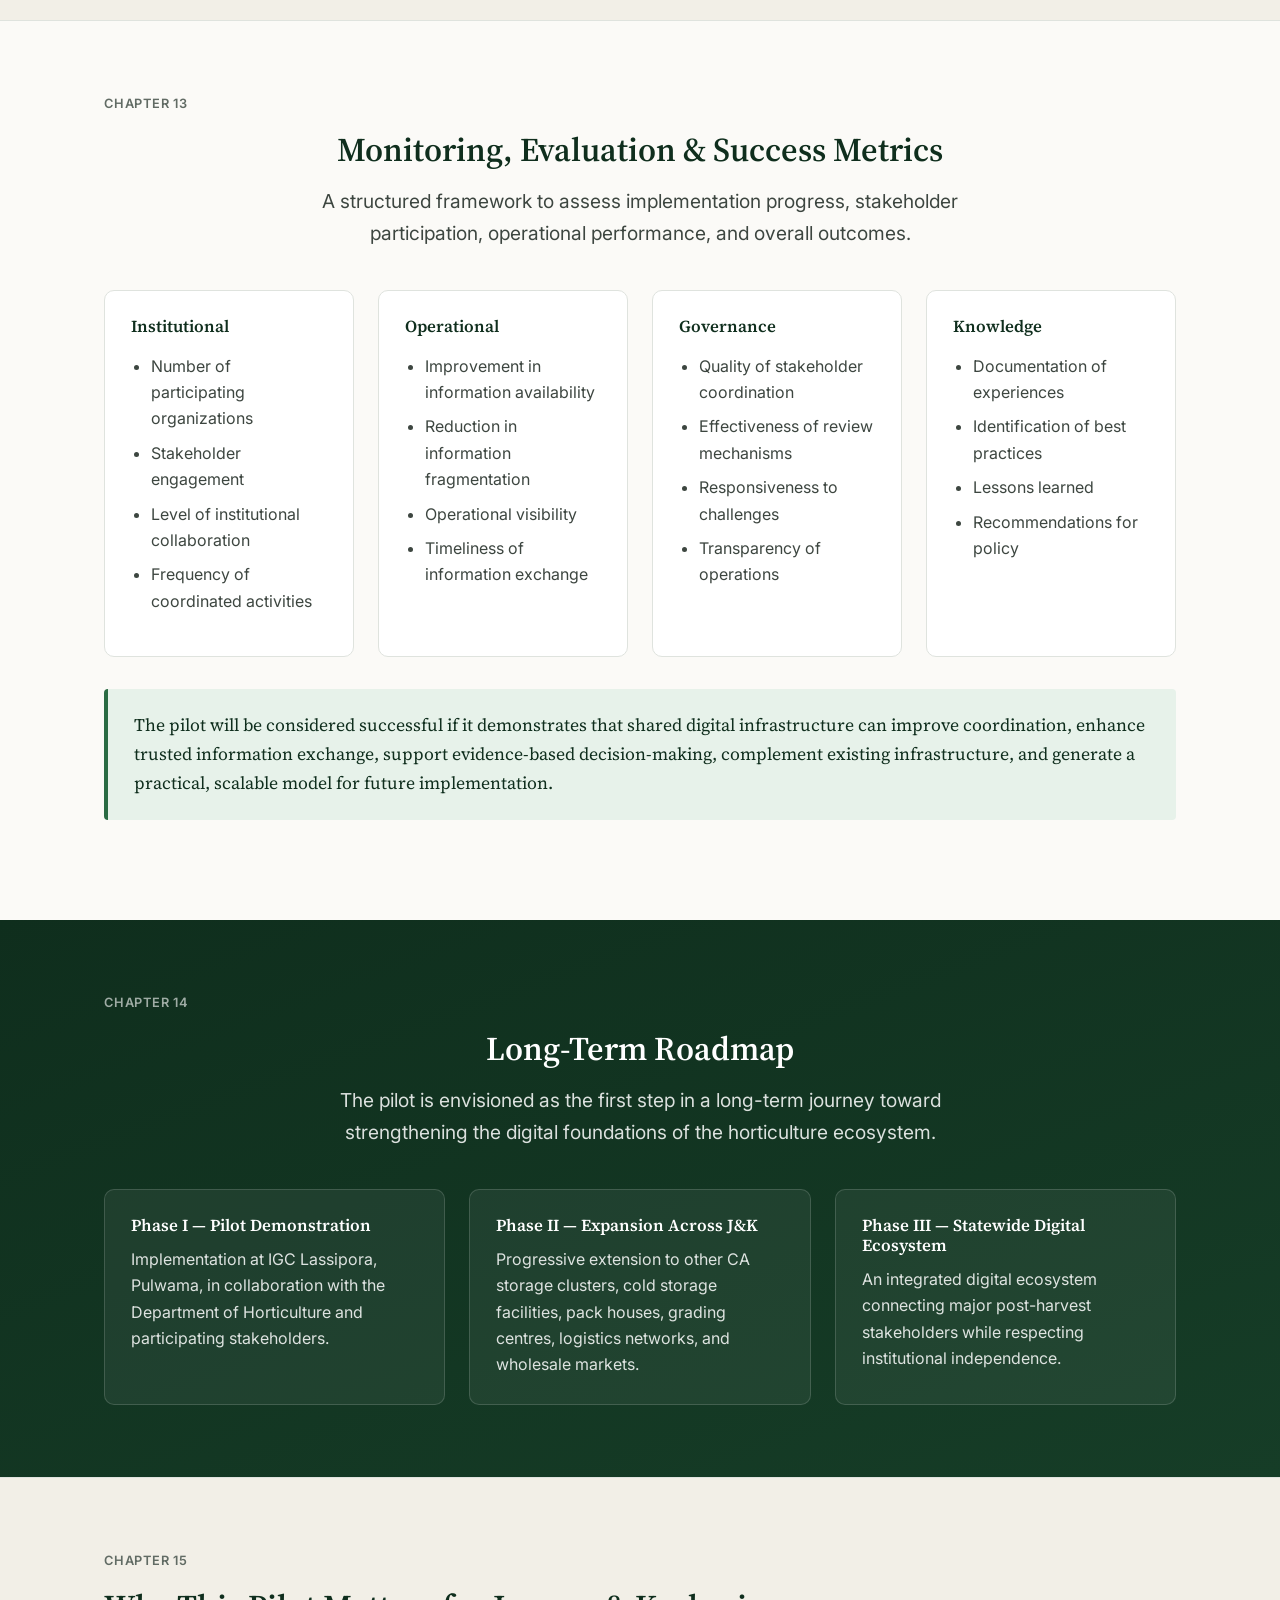
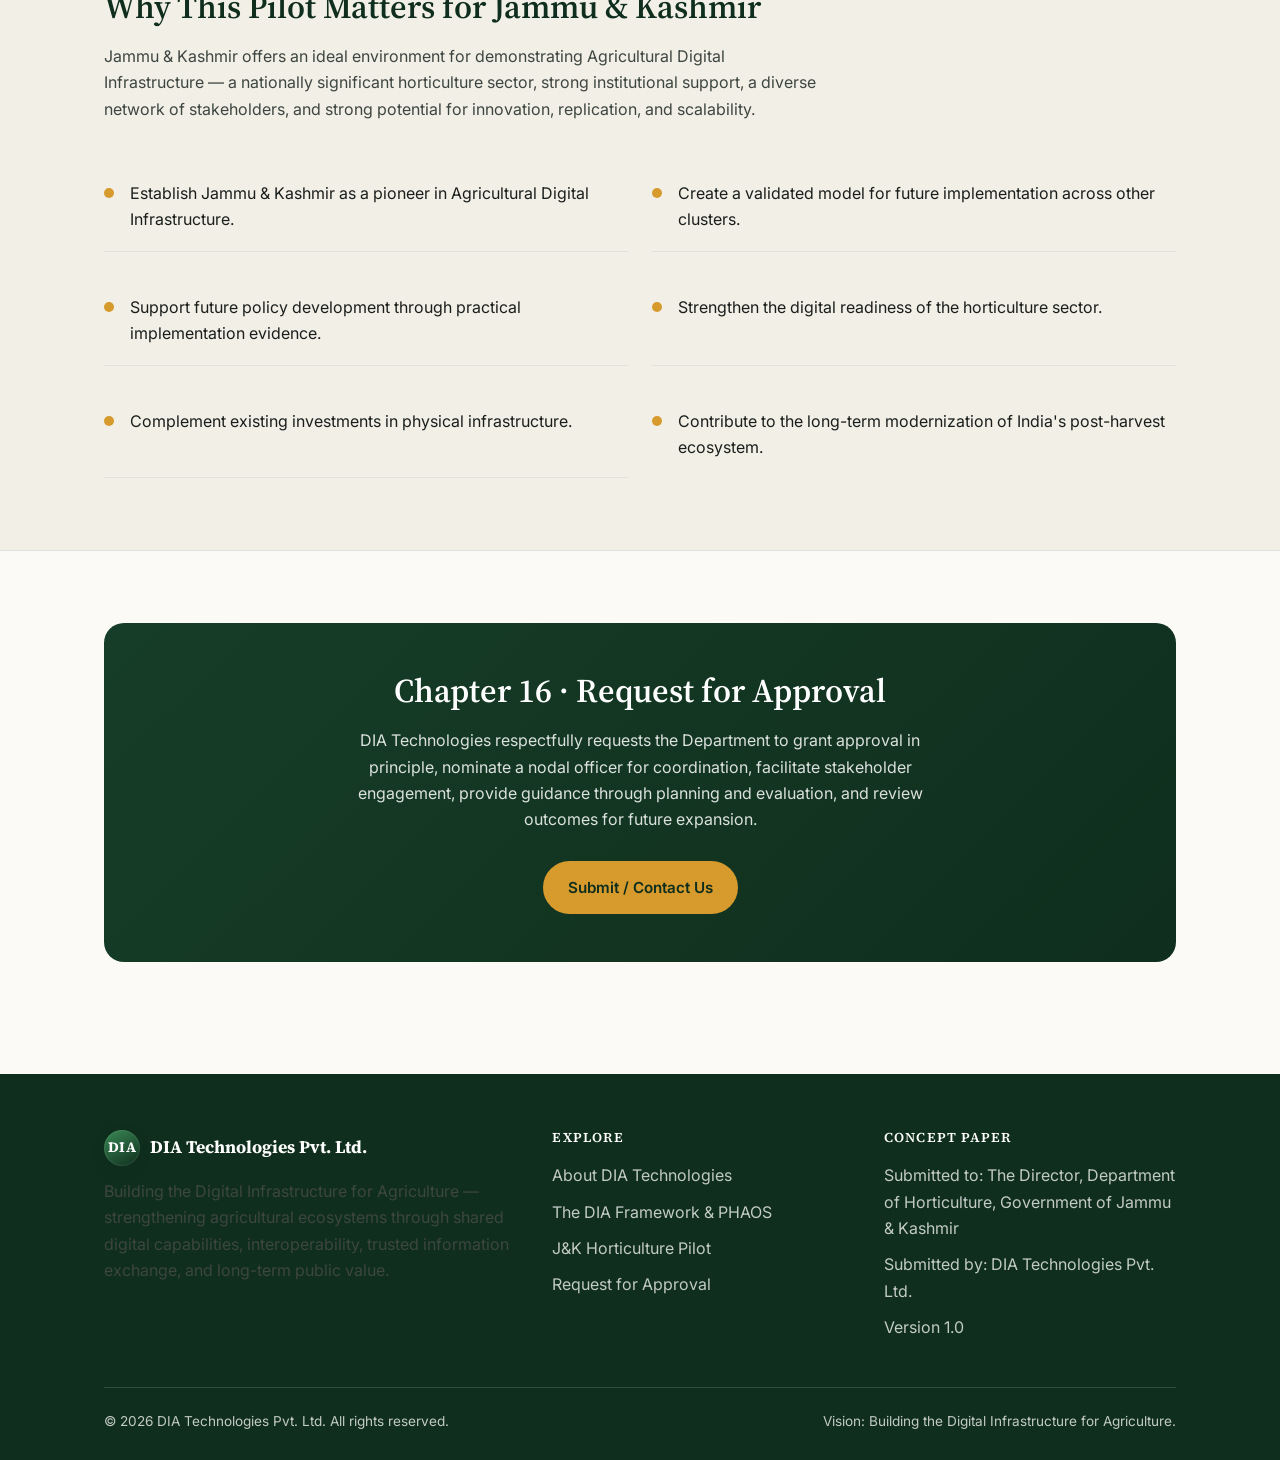
<file: pilot.html>
<!DOCTYPE html>
<html lang="en">
<head>
<meta charset="UTF-8" />
<meta name="viewport" content="width=device-width, initial-scale=1.0" />
<title>Pilot Proposal — IGC Lassipora, Pulwama | DIA Technologies</title>
<meta name="description" content="Proposed pilot implementation of Agricultural Digital Infrastructure at IGC Lassipora, Pulwama: objectives, phases, benefits, monitoring, and long-term roadmap." />
<link rel="icon" href="data:image/svg+xml,<svg xmlns=%22http://www.w3.org/2000/svg%22 viewBox=%220 0 100 100%22><rect width=%22100%22 height=%22100%22 rx=%2220%22 fill=%22%23163d27%22/><text x=%2250%22 y=%2264%22 font-size=%2244%22 fill=%22%23fff%22 text-anchor=%22middle%22 font-family=%22Georgia%22>D</text></svg>" />
<link rel="preconnect" href="https://fonts.googleapis.com">
<link href="https://fonts.googleapis.com/css2?family=Inter:wght@400;500;600;700&family=Source+Serif+4:wght@500;600;700&display=swap" rel="stylesheet">
<link rel="stylesheet" href="css/style.css" />
</head>
<body>

<header class="site-header">
  <nav class="nav">
    <a href="index.html" class="brand">
      <span class="brand-mark">DIA</span>
      <span>Digital Infrastructure for Agriculture<small>DIA Technologies Pvt. Ltd.</small></span>
    </a>
    <button class="nav-toggle" aria-label="Toggle menu"><span></span></button>
    <ul class="nav-links">
      <li><a href="index.html">Home</a></li>
      <li><a href="about.html">About</a></li>
      <li><a href="background.html">Background</a></li>
      <li><a href="framework.html">The DIA Framework</a></li>
      <li><a href="pilot.html" class="active">Pilot Proposal</a></li>
      <li><a href="contact.html" class="nav-cta">Get in Touch</a></li>
    </ul>
  </nav>
</header>

<section class="page-hero">
  <div class="wrap">
    <div class="eyebrow">Part IV · Pilot Proposal</div>
    <h1>Pilot Implementation at IGC Lassipora, Pulwama</h1>
    <p class="lede">A focused, evidence-based pilot of Agricultural Digital Infrastructure at one of Jammu &amp; Kashmir's largest Controlled Atmosphere storage clusters — more than 70 operational CA units and growing.</p>
  </div>
</section>

<section>
  <div class="wrap">
    <p class="chapter-tag">Chapter 10</p>
    <h2>Proposed Pilot Project</h2>
    <p>DIA Technologies proposes the Industrial Growth Centre (IGC), Lassipora, District Pulwama, as the initial location for the pilot implementation. The area hosts a large concentration of CA cold storage facilities, creating a unique ecosystem of storage operators, logistics providers, traders, growers, and other stakeholders.</p>

    <div class="section-head">
      <h3>Why IGC Lassipora</h3>
    </div>
    <div class="grid grid-2">
      <div class="pillar"><div class="dot"></div><div>One of the largest clusters of CA cold storage facilities in Jammu &amp; Kashmir.</div></div>
      <div class="pillar"><div class="dot"></div><div>A well-established post-harvest horticulture ecosystem.</div></div>
      <div class="pillar"><div class="dot"></div><div>Significant movement and storage of high-value horticultural produce.</div></div>
      <div class="pillar"><div class="dot"></div><div>Multiple independent stakeholders — ideal for demonstrating ecosystem-wide coordination.</div></div>
      <div class="pillar"><div class="dot"></div><div>Existing physical infrastructure providing a foundation for complementary digital infrastructure.</div></div>
      <div class="pillar"><div class="dot"></div><div>Strong potential for measurable outcomes and scalability to other clusters.</div></div>
    </div>

    <h3 style="margin-top:40px;">Objectives of the Pilot</h3>
    <ul class="styled grid grid-2" style="display:grid;">
      <li>Demonstrate Agricultural Digital Infrastructure within a real-world horticulture ecosystem.</li>
      <li>Improve coordination among participating stakeholders.</li>
      <li>Enable secure and trusted information exchange.</li>
      <li>Enhance operational visibility across post-harvest activities.</li>
      <li>Support evidence-based planning and decision-making.</li>
      <li>Generate practical insights for future policy and programme development.</li>
      <li>Develop a scalable model for wider implementation across Jammu &amp; Kashmir and other regions.</li>
    </ul>
  </div>
</section>

<section class="section-alt">
  <div class="wrap">
    <div class="section-head center">
      <h2>Implementation Approach</h2>
      <p class="lede" style="margin:0 auto;">The pilot will be implemented in a phased manner, from planning through evaluation.</p>
    </div>
    <ol class="phase-list">
      <li class="phase">
        <h4>Phase I — Planning &amp; Stakeholder Consultation</h4>
        <ul><li>Identification of pilot area</li><li>Stakeholder consultations</li><li>Operational assessment</li><li>Pilot design</li></ul>
      </li>
      <li class="phase">
        <h4>Phase II — System Configuration &amp; Deployment</h4>
        <ul><li>Configuration of the reference implementation</li><li>Integration with participating stakeholders where appropriate</li><li>Capacity building and user orientation</li></ul>
      </li>
      <li class="phase">
        <h4>Phase III — Pilot Operations</h4>
        <ul><li>Live implementation</li><li>Operational monitoring</li><li>Continuous technical support</li><li>Periodic review with the Department</li></ul>
      </li>
      <li class="phase">
        <h4>Phase IV — Evaluation &amp; Reporting</h4>
        <ul><li>Assessment of pilot outcomes</li><li>Documentation of lessons learned</li><li>Recommendations for future expansion</li></ul>
      </li>
    </ol>
  </div>
</section>

<section>
  <div class="wrap">
    <p class="chapter-tag">Chapter 11</p>
    <div class="section-head center">
      <h2>Expected Benefits of the Pilot</h2>
      <p class="lede" style="margin:0 auto;">Rather than replacing existing systems, the pilot aims to strengthen collaboration among stakeholders across the entire ecosystem.</p>
    </div>
    <div class="grid grid-2">
      <div class="card">
        <h4>Department of Horticulture</h4>
        <ul class="styled">
          <li>Improved visibility across the post-harvest ecosystem</li>
          <li>Stronger evidence-based planning and decision-making</li>
          <li>Better coordination with ecosystem stakeholders</li>
          <li>Support for monitoring and evaluation</li>
          <li>Actionable insights for future programmes and policy</li>
          <li>A scalable digital framework for future expansion</li>
        </ul>
      </div>
      <div class="card">
        <h4>Farmers</h4>
        <ul class="styled">
          <li>Improved access to coordinated post-harvest services</li>
          <li>Enhanced information flow across the value chain</li>
          <li>Reduced communication gaps between stakeholders</li>
          <li>More efficient movement of produce through the system</li>
          <li>Greater confidence through transparency and traceability</li>
        </ul>
      </div>
      <div class="card">
        <h4>Cold Storage Operators</h4>
        <ul class="styled">
          <li>Improved operational visibility</li>
          <li>Better coordination with ecosystem partners</li>
          <li>Digital record management</li>
          <li>Operational dashboards and analytical insights</li>
          <li>Interoperable digital workflows without disrupting operations</li>
        </ul>
      </div>
      <div class="card">
        <h4>Wider Ecosystem</h4>
        <p>Transporters, traders, exporters, research institutions, and financial institutions benefit through:</p>
        <ul class="styled">
          <li>Improved coordination and faster information exchange</li>
          <li>Reduced information fragmentation</li>
          <li>Enhanced interoperability between organizations</li>
        </ul>
      </div>
    </div>
  </div>
</section>

<section class="section-alt">
  <div class="wrap">
    <p class="chapter-tag">Chapter 12</p>
    <div class="section-head">
      <h2>Pilot Implementation Methodology</h2>
      <p>A phased, collaborative, evidence-based approach, designed to minimize operational disruption and generate measurable outcomes.</p>
    </div>
    <ol class="phase-list">
      <li class="phase">
        <h4>Phase I — Project Initiation &amp; Planning</h4>
        <ul><li>Approval of the pilot by the Department of Horticulture</li><li>Constitution of a Joint Coordination Committee</li><li>Identification of participating stakeholders</li><li>Detailed operational assessment</li><li>Finalization of pilot scope &amp; implementation plan</li></ul>
      </li>
      <li class="phase">
        <h4>Phase II — Stakeholder Engagement</h4>
        <ul><li>Consultations with cold storage operators</li><li>Meetings with growers and FPOs</li><li>Engagement with transporters and logistics partners</li><li>Coordination with research institutions and government agencies</li><li>Identification of existing operational workflows</li></ul>
      </li>
      <li class="phase">
        <h4>Phase III — Digital Infrastructure Deployment</h4>
        <ul><li>System configuration and user onboarding</li><li>Integration with participating operational workflows where appropriate</li><li>Training, orientation, and technical support</li></ul>
      </li>
      <li class="phase">
        <h4>Phase IV — Pilot Operations</h4>
        <ul><li>Continuous operational monitoring and stakeholder support</li><li>Collection of implementation feedback</li><li>Observation of coordination mechanisms</li><li>Periodic review meetings with the Department</li></ul>
      </li>
      <li class="phase">
        <h4>Phase V — Evaluation &amp; Reporting</h4>
        <ul><li>Assessment of objectives, participation, and effectiveness</li><li>Documentation of lessons learned</li><li>A final Pilot Completion Report submitted to the Department</li></ul>
      </li>
    </ol>
    <div class="key-insight">
      <span class="label">Guiding Principles</span>
      <p>Collaboration before centralization · Infrastructure before standalone applications · Evidence-based implementation · Minimal disruption to existing operations · Continuous stakeholder engagement · Transparency and accountability · Scalability and long-term sustainability.</p>
    </div>
  </div>
</section>

<section>
  <div class="wrap">
    <p class="chapter-tag">Chapter 13</p>
    <div class="section-head center">
      <h2>Monitoring, Evaluation &amp; Success Metrics</h2>
      <p class="lede" style="margin:0 auto;">A structured framework to assess implementation progress, stakeholder participation, operational performance, and overall outcomes.</p>
    </div>
    <div class="grid grid-4">
      <div class="card"><h4>Institutional</h4><ul class="styled"><li>Number of participating organizations</li><li>Stakeholder engagement</li><li>Level of institutional collaboration</li><li>Frequency of coordinated activities</li></ul></div>
      <div class="card"><h4>Operational</h4><ul class="styled"><li>Improvement in information availability</li><li>Reduction in information fragmentation</li><li>Operational visibility</li><li>Timeliness of information exchange</li></ul></div>
      <div class="card"><h4>Governance</h4><ul class="styled"><li>Quality of stakeholder coordination</li><li>Effectiveness of review mechanisms</li><li>Responsiveness to challenges</li><li>Transparency of operations</li></ul></div>
      <div class="card"><h4>Knowledge</h4><ul class="styled"><li>Documentation of experiences</li><li>Identification of best practices</li><li>Lessons learned</li><li>Recommendations for policy</li></ul></div>
    </div>
    <div class="callout" style="margin-top:32px;">
      <p>The pilot will be considered successful if it demonstrates that shared digital infrastructure can improve coordination, enhance trusted information exchange, support evidence-based decision-making, complement existing infrastructure, and generate a practical, scalable model for future implementation.</p>
    </div>
  </div>
</section>

<section class="section-dark">
  <div class="wrap">
    <p class="chapter-tag" style="color:rgba(255,255,255,0.6);">Chapter 14</p>
    <div class="section-head center">
      <h2>Long-Term Roadmap</h2>
      <p class="lede" style="margin:0 auto;color:rgba(255,255,255,0.85);">The pilot is envisioned as the first step in a long-term journey toward strengthening the digital foundations of the horticulture ecosystem.</p>
    </div>
    <div class="grid grid-3">
      <div class="card" style="background:rgba(255,255,255,0.06);border-color:rgba(255,255,255,0.15);">
        <h4 style="color:#fff;">Phase I — Pilot Demonstration</h4>
        <p style="color:rgba(255,255,255,0.85);">Implementation at IGC Lassipora, Pulwama, in collaboration with the Department of Horticulture and participating stakeholders.</p>
      </div>
      <div class="card" style="background:rgba(255,255,255,0.06);border-color:rgba(255,255,255,0.15);">
        <h4 style="color:#fff;">Phase II — Expansion Across J&amp;K</h4>
        <p style="color:rgba(255,255,255,0.85);">Progressive extension to other CA storage clusters, cold storage facilities, pack houses, grading centres, logistics networks, and wholesale markets.</p>
      </div>
      <div class="card" style="background:rgba(255,255,255,0.06);border-color:rgba(255,255,255,0.15);">
        <h4 style="color:#fff;">Phase III — Statewide Digital Ecosystem</h4>
        <p style="color:rgba(255,255,255,0.85);">An integrated digital ecosystem connecting major post-harvest stakeholders while respecting institutional independence.</p>
      </div>
    </div>
  </div>
</section>

<section class="section-alt">
  <div class="wrap">
    <p class="chapter-tag">Chapter 15</p>
    <div class="section-head">
      <h2>Why This Pilot Matters for Jammu &amp; Kashmir</h2>
      <p>Jammu &amp; Kashmir offers an ideal environment for demonstrating Agricultural Digital Infrastructure — a nationally significant horticulture sector, strong institutional support, a diverse network of stakeholders, and strong potential for innovation, replication, and scalability.</p>
    </div>
    <div class="grid grid-2">
      <div class="pillar"><div class="dot"></div><div>Establish Jammu &amp; Kashmir as a pioneer in Agricultural Digital Infrastructure.</div></div>
      <div class="pillar"><div class="dot"></div><div>Create a validated model for future implementation across other clusters.</div></div>
      <div class="pillar"><div class="dot"></div><div>Support future policy development through practical implementation evidence.</div></div>
      <div class="pillar"><div class="dot"></div><div>Strengthen the digital readiness of the horticulture sector.</div></div>
      <div class="pillar"><div class="dot"></div><div>Complement existing investments in physical infrastructure.</div></div>
      <div class="pillar"><div class="dot"></div><div>Contribute to the long-term modernization of India's post-harvest ecosystem.</div></div>
    </div>
  </div>
</section>

<section>
  <div class="wrap">
    <div class="cta-band">
      <h2>Chapter 16 · Request for Approval</h2>
      <p>DIA Technologies respectfully requests the Department to grant approval in principle, nominate a nodal officer for coordination, facilitate stakeholder engagement, provide guidance through planning and evaluation, and review outcomes for future expansion.</p>
      <div class="hero-actions">
        <a href="contact.html" class="btn btn-primary" style="background:var(--amber-500);color:var(--green-900);">Submit / Contact Us</a>
      </div>
    </div>
  </div>
</section>

<footer class="site-footer">
  <div class="wrap">
    <div class="footer-grid">
      <div>
        <div class="footer-brand"><span class="brand-mark">DIA</span> DIA Technologies Pvt. Ltd.</div>
        <p>Building the Digital Infrastructure for Agriculture — strengthening agricultural ecosystems through shared digital capabilities, interoperability, trusted information exchange, and long-term public value.</p>
      </div>
      <div>
        <h4>Explore</h4>
        <ul class="footer-links">
          <li><a href="about.html">About DIA Technologies</a></li>
          <li><a href="framework.html">The DIA Framework &amp; PHAOS</a></li>
          <li><a href="pilot.html">J&amp;K Horticulture Pilot</a></li>
          <li><a href="contact.html">Request for Approval</a></li>
        </ul>
      </div>
      <div>
        <h4>Concept Paper</h4>
        <ul class="footer-links">
          <li>Submitted to: The Director, Department of Horticulture, Government of Jammu &amp; Kashmir</li>
          <li>Submitted by: DIA Technologies Pvt. Ltd.</li>
          <li>Version 1.0</li>
        </ul>
      </div>
    </div>
    <div class="footer-bottom">
      <span>© <span id="year"></span> DIA Technologies Pvt. Ltd. All rights reserved.</span>
      <span>Vision: Building the Digital Infrastructure for Agriculture.</span>
    </div>
  </div>
</footer>
<script src="js/script.js"></script>
</body>
</html>
</file>
<file: css/style.css>
/* DIA Technologies — Agricultural Digital Infrastructure
   Global stylesheet */

:root {
  --green-900: #0f2e1d;
  --green-800: #163d27;
  --green-700: #1f5233;
  --green-600: #2a6b43;
  --green-500: #3a8955;
  --green-100: #e7f2ea;
  --amber-500: #d69a2d;
  --amber-600: #b9821f;
  --ink-900: #1a1f1c;
  --ink-700: #3d4640;
  --ink-500: #616b64;
  --paper: #fbfaf7;
  --paper-alt: #f2efe7;
  --line: #dfe3de;
  --white: #ffffff;
  --radius: 10px;
  --shadow: 0 10px 30px -12px rgba(15, 46, 29, 0.18);
  --maxw: 1120px;
  --serif: "Source Serif 4", "Georgia", "Iowan Old Style", serif;
  --sans: "Inter", "Segoe UI", system-ui, -apple-system, sans-serif;
}

* { box-sizing: border-box; }

html { scroll-behavior: smooth; }

body {
  margin: 0;
  font-family: var(--sans);
  color: var(--ink-900);
  background: var(--paper);
  line-height: 1.65;
  -webkit-font-smoothing: antialiased;
}

img { max-width: 100%; display: block; }

a { color: var(--green-700); text-decoration: none; }
a:hover { text-decoration: underline; }

.wrap {
  max-width: var(--maxw);
  margin: 0 auto;
  padding: 0 24px;
}

h1, h2, h3, h4 {
  font-family: var(--serif);
  color: var(--green-900);
  line-height: 1.2;
  margin: 0 0 16px;
  font-weight: 600;
}

h1 { font-size: clamp(2.1rem, 4vw, 3.1rem); }
h2 { font-size: clamp(1.6rem, 2.6vw, 2.1rem); }
h3 { font-size: 1.3rem; }
h4 { font-size: 1.05rem; }

p { margin: 0 0 16px; color: var(--ink-700); }

.lede {
  font-size: 1.2rem;
  color: var(--ink-700);
  max-width: 62ch;
}

.eyebrow {
  display: inline-flex;
  align-items: center;
  gap: 8px;
  font-size: 0.78rem;
  letter-spacing: 0.14em;
  text-transform: uppercase;
  color: var(--green-600);
  font-weight: 700;
  margin-bottom: 14px;
}
.eyebrow::before {
  content: "";
  width: 22px;
  height: 2px;
  background: var(--amber-500);
  display: inline-block;
}

/* ---------- Header / Nav ---------- */
.site-header {
  position: sticky;
  top: 0;
  z-index: 50;
  background: rgba(251, 250, 247, 0.88);
  backdrop-filter: saturate(180%) blur(10px);
  border-bottom: 1px solid var(--line);
  box-shadow: 0 1px 0 rgba(15, 46, 29, 0.03), 0 8px 24px -18px rgba(15, 46, 29, 0.35);
}

.nav {
  display: flex;
  align-items: center;
  justify-content: space-between;
  gap: 24px;
  padding: 16px 24px;
  max-width: 1320px;
  margin: 0 auto;
}

.brand {
  display: flex;
  align-items: center;
  gap: 12px;
  font-family: var(--serif);
  font-weight: 700;
  font-size: 1.08rem;
  letter-spacing: 0.01em;
  color: var(--green-900);
  flex-shrink: 0;
  white-space: nowrap;
}
.brand:hover { text-decoration: none; }

.brand-mark {
  width: 36px;
  height: 36px;
  border-radius: 50%;
  background: linear-gradient(150deg, var(--green-500), var(--green-900));
  display: flex;
  align-items: center;
  justify-content: center;
  color: var(--white);
  font-weight: 700;
  font-family: var(--serif);
  font-size: 0.9rem;
  letter-spacing: 0.02em;
  flex-shrink: 0;
  box-shadow: 0 4px 12px -3px rgba(15, 46, 29, 0.55), inset 0 0 0 1px rgba(255,255,255,0.08);
}

.brand small {
  display: block;
  font-family: var(--sans);
  font-weight: 600;
  font-size: 0.6rem;
  letter-spacing: 0.14em;
  color: var(--amber-600);
  text-transform: uppercase;
  margin-top: 2px;
}

.nav-links {
  display: flex;
  align-items: center;
  gap: 30px;
  list-style: none;
  margin: 0;
  padding: 0;
}

.nav-links li { flex-shrink: 0; }

.nav-links a {
  display: inline-block;
  white-space: nowrap;
  color: var(--ink-700);
  font-weight: 600;
  font-size: 0.78rem;
  letter-spacing: 0.05em;
  text-transform: uppercase;
  padding: 6px 0;
  border-bottom: 2px solid transparent;
  transition: color 0.2s ease, border-color 0.2s ease;
}
.nav-links a:hover { color: var(--green-800); text-decoration: none; border-color: rgba(214, 154, 45, 0.45); }
.nav-links a.active { color: var(--green-800); border-color: var(--amber-500); }

.nav-cta {
  background: linear-gradient(155deg, var(--green-600), var(--green-800));
  color: var(--white) !important;
  padding: 11px 22px !important;
  border-radius: 999px;
  border: none !important;
  font-weight: 600 !important;
  font-size: 0.78rem !important;
  letter-spacing: 0.06em !important;
  text-transform: uppercase;
  white-space: nowrap;
  box-shadow: 0 8px 18px -8px rgba(15, 46, 29, 0.55);
  transition: transform 0.2s ease, box-shadow 0.2s ease, background 0.2s ease;
}
.nav-cta:hover {
  background: linear-gradient(155deg, var(--green-700), var(--green-900));
  transform: translateY(-1px);
  box-shadow: 0 12px 22px -8px rgba(15, 46, 29, 0.65);
  text-decoration: none;
}

.nav-toggle {
  display: none;
  background: none;
  border: 1px solid var(--line);
  border-radius: 8px;
  padding: 8px 10px;
  cursor: pointer;
}
.nav-toggle span, .nav-toggle span::before, .nav-toggle span::after {
  content: "";
  display: block;
  width: 20px;
  height: 2px;
  background: var(--ink-900);
  position: relative;
  transition: 0.2s;
}
.nav-toggle span::before { position: absolute; top: -6px; }
.nav-toggle span::after { position: absolute; top: 6px; }

@media (max-width: 860px) {
  .nav-toggle { display: block; }
  .nav-links {
    position: absolute;
    top: 100%;
    left: 0;
    right: 0;
    background: var(--paper);
    border-bottom: 1px solid var(--line);
    flex-direction: column;
    align-items: flex-start;
    gap: 0;
    max-height: 0;
    overflow: hidden;
    transition: max-height 0.25s ease;
  }
  .nav-links.open { max-height: 400px; }
  .nav-links li { width: 100%; }
  .nav-links a { display: block; width: 100%; padding: 14px 24px; border-bottom: 1px solid var(--line); }
  .nav-links a.active { border-bottom: 1px solid var(--amber-500); }
  .nav-cta { margin: 14px 24px; display: inline-block; }
}

/* ---------- Hero ---------- */
.hero {
  background:
    radial-gradient(1100px 500px at 85% -10%, rgba(214, 154, 45, 0.14), transparent 60%),
    linear-gradient(180deg, var(--green-100), var(--paper) 70%);
  border-bottom: 1px solid var(--line);
  padding: 84px 0 70px;
}

.hero-grid {
  display: grid;
  grid-template-columns: 1.15fr 0.85fr;
  gap: 48px;
  align-items: center;
}

@media (max-width: 900px) {
  .hero-grid { grid-template-columns: 1fr; }
}

.hero h1 { margin-bottom: 20px; }

.hero-actions {
  display: flex;
  gap: 14px;
  flex-wrap: wrap;
  margin-top: 28px;
}

.btn {
  display: inline-flex;
  align-items: center;
  gap: 8px;
  padding: 13px 24px;
  border-radius: 999px;
  font-weight: 600;
  font-size: 0.95rem;
  border: 1px solid transparent;
  cursor: pointer;
}
.btn-primary { background: var(--green-700); color: var(--white); }
.btn-primary:hover { background: var(--green-800); text-decoration: none; }
.btn-ghost { background: transparent; border-color: var(--green-700); color: var(--green-800); }
.btn-ghost:hover { background: var(--green-100); text-decoration: none; }

.hero-card {
  background: var(--white);
  border: 1px solid var(--line);
  border-radius: 16px;
  padding: 28px;
  box-shadow: var(--shadow);
}

.hero-card ul { margin: 0; padding: 0; list-style: none; }
.hero-card li {
  display: flex;
  gap: 12px;
  padding: 12px 0;
  border-bottom: 1px dashed var(--line);
  font-size: 0.95rem;
  color: var(--ink-700);
}
.hero-card li:last-child { border-bottom: none; }
.hero-card li .tick {
  flex-shrink: 0;
  width: 22px;
  height: 22px;
  border-radius: 50%;
  background: var(--green-100);
  color: var(--green-700);
  display: flex;
  align-items: center;
  justify-content: center;
  font-size: 0.8rem;
  font-weight: 700;
}

/* ---------- Sections ---------- */
section { padding: 72px 0; }
.section-alt { background: var(--paper-alt); border-top: 1px solid var(--line); border-bottom: 1px solid var(--line); }
.section-dark {
  background: linear-gradient(160deg, var(--green-900), var(--green-800));
  color: var(--white);
}
.section-dark h2, .section-dark h3, .section-dark h4 { color: var(--white); }
.section-dark p { color: rgba(255,255,255,0.82); }

.section-head { max-width: 720px; margin-bottom: 40px; }
.section-head.center { margin-left: auto; margin-right: auto; text-align: center; }

/* Grids & cards */
.grid { display: grid; gap: 24px; }
.grid-2 { grid-template-columns: repeat(2, 1fr); }
.grid-3 { grid-template-columns: repeat(3, 1fr); }
.grid-4 { grid-template-columns: repeat(4, 1fr); }
@media (max-width: 900px) { .grid-3, .grid-4 { grid-template-columns: repeat(2, 1fr); } }
@media (max-width: 620px) { .grid-2, .grid-3, .grid-4 { grid-template-columns: 1fr; } }

.card {
  background: var(--white);
  border: 1px solid var(--line);
  border-radius: var(--radius);
  padding: 26px;
}
.card h3, .card h4 { margin-bottom: 10px; }
.card p:last-child { margin-bottom: 0; }

.card-num {
  display: inline-flex;
  align-items: center;
  justify-content: center;
  width: 34px;
  height: 34px;
  border-radius: 8px;
  background: var(--green-100);
  color: var(--green-800);
  font-weight: 700;
  font-family: var(--serif);
  margin-bottom: 14px;
}

/* Stat dashboard */
.stat-card {
  background: var(--white);
  border: 1px solid var(--line);
  border-radius: var(--radius);
  padding: 22px 20px;
  text-align: left;
}
.stat-num {
  font-family: var(--serif);
  font-size: 1.9rem;
  font-weight: 700;
  color: var(--green-800);
  display: block;
  margin-bottom: 6px;
}
.stat-label { font-size: 0.88rem; color: var(--ink-500); }

/* Pillars / values list */
.pillar {
  display: flex;
  gap: 16px;
  padding: 18px 0;
  border-bottom: 1px solid var(--line);
}
.pillar:last-child { border-bottom: none; }
.pillar .dot {
  flex-shrink: 0;
  width: 10px;
  height: 10px;
  border-radius: 50%;
  background: var(--amber-500);
  margin-top: 8px;
}

/* Timeline / phases */
.phase-list { counter-reset: phase; list-style: none; margin: 0; padding: 0; }
.phase {
  position: relative;
  padding: 0 0 34px 46px;
  border-left: 2px solid var(--line);
  margin-left: 17px;
}
.phase:last-child { border-color: transparent; padding-bottom: 0; }
.phase::before {
  counter-increment: phase;
  content: counter(phase);
  position: absolute;
  left: -18px;
  top: -2px;
  width: 34px;
  height: 34px;
  border-radius: 50%;
  background: var(--green-700);
  color: var(--white);
  display: flex;
  align-items: center;
  justify-content: center;
  font-weight: 700;
  font-family: var(--serif);
  font-size: 0.95rem;
}
.phase h4 { margin-bottom: 8px; }
.phase ul { margin: 10px 0 0; padding-left: 18px; color: var(--ink-700); }
.phase li { margin-bottom: 4px; }

/* Quote / callout blocks */
.callout {
  background: var(--green-100);
  border-left: 4px solid var(--green-600);
  border-radius: 4px;
  padding: 22px 26px;
  margin: 28px 0;
  font-family: var(--serif);
  font-size: 1.1rem;
  color: var(--green-900);
}
.callout p { color: var(--green-900); margin: 0; }

.key-insight {
  background: var(--paper-alt);
  border: 1px solid var(--line);
  border-radius: var(--radius);
  padding: 20px 24px;
  margin: 24px 0;
}
.key-insight .label {
  display: block;
  font-size: 0.75rem;
  font-weight: 700;
  letter-spacing: 0.1em;
  text-transform: uppercase;
  color: var(--amber-600);
  margin-bottom: 8px;
}
.key-insight p:last-child { margin-bottom: 0; }

/* Table */
.table-wrap { overflow-x: auto; }
table { width: 100%; border-collapse: collapse; background: var(--white); border-radius: var(--radius); overflow: hidden; }
table th, table td { text-align: left; padding: 14px 16px; border-bottom: 1px solid var(--line); font-size: 0.95rem; }
table th { background: var(--green-800); color: var(--white); font-family: var(--serif); font-weight: 600; }
table tr:last-child td { border-bottom: none; }
table tr:nth-child(even) td { background: var(--paper-alt); }

/* Comparison table (traditional vs ADI) */
.compare { display: grid; grid-template-columns: 1fr 1fr; gap: 0; border: 1px solid var(--line); border-radius: var(--radius); overflow: hidden; }
.compare .col { padding: 24px; }
.compare .col:first-child { background: var(--paper-alt); border-right: 1px solid var(--line); }
.compare .col:last-child { background: var(--green-100); }
.compare h4 { margin-bottom: 14px; }
.compare ul { margin: 0; padding: 0; list-style: none; }
.compare li { padding: 8px 0; border-bottom: 1px dashed var(--line); font-size: 0.95rem; }
.compare li:last-child { border-bottom: none; }
@media (max-width: 640px) { .compare { grid-template-columns: 1fr; } .compare .col:first-child { border-right: none; border-bottom: 1px solid var(--line); } }

/* SDG badges */
.sdg-grid { display: grid; grid-template-columns: repeat(auto-fit, minmax(180px, 1fr)); gap: 18px; }
.sdg-badge {
  background: var(--white);
  border: 1px solid var(--line);
  border-radius: var(--radius);
  padding: 20px;
  border-top: 4px solid var(--amber-500);
}
.sdg-badge .sdg-tag {
  font-family: var(--serif);
  font-weight: 700;
  color: var(--green-800);
  font-size: 1.05rem;
  display: block;
  margin-bottom: 6px;
}

/* Founders */
.founder-card {
  background: var(--white);
  border: 1px solid var(--line);
  border-radius: var(--radius);
  padding: 28px;
  text-align: center;
}
.founder-photo {
  width: 92px;
  height: 92px;
  border-radius: 50%;
  object-fit: cover;
  margin: 0 auto 16px;
  border: 3px solid var(--green-100);
  display: block;
}
.founder-avatar {
  width: 76px;
  height: 76px;
  border-radius: 50%;
  background: linear-gradient(145deg, var(--green-600), var(--green-900));
  color: var(--white);
  display: flex;
  align-items: center;
  justify-content: center;
  font-family: var(--serif);
  font-size: 1.5rem;
  font-weight: 700;
  margin: 0 auto 16px;
}
.founder-role { color: var(--amber-600); font-weight: 600; font-size: 0.9rem; margin-bottom: 12px; }

/* Journey of an apple strip */
.journey {
  display: flex;
  flex-wrap: wrap;
  gap: 10px;
  margin: 24px 0;
}
.journey span {
  background: var(--white);
  border: 1px solid var(--line);
  border-radius: 999px;
  padding: 9px 16px;
  font-size: 0.88rem;
  color: var(--ink-700);
  font-weight: 500;
}
.journey span::after { content: "→"; margin-left: 10px; color: var(--amber-500); }
.journey span:last-child::after { content: ""; margin: 0; }

/* Breadcrumb / page hero (interior pages) */
.page-hero {
  padding: 56px 0 44px;
  background: linear-gradient(180deg, var(--green-100), var(--paper));
  border-bottom: 1px solid var(--line);
}
.page-hero .lede { margin-top: 10px; }

/* CTA band */
.cta-band {
  background: linear-gradient(135deg, var(--green-800), var(--green-900));
  color: var(--white);
  border-radius: 20px;
  padding: 48px;
  text-align: center;
  margin: 0 auto;
}
.cta-band h2 { color: var(--white); }
.cta-band p { color: rgba(255,255,255,0.85); max-width: 60ch; margin-left: auto; margin-right: auto; }
.cta-band .hero-actions { justify-content: center; }
.cta-band .btn-ghost { border-color: rgba(255,255,255,0.6); color: var(--white); }
.cta-band .btn-ghost:hover { background: rgba(255,255,255,0.1); }

/* Footer */
.site-footer {
  background: var(--green-900);
  color: rgba(255,255,255,0.75);
  padding: 56px 0 28px;
  margin-top: 40px;
}
.footer-grid {
  display: grid;
  grid-template-columns: 1.4fr 1fr 1fr;
  gap: 40px;
  margin-bottom: 36px;
}
@media (max-width: 700px) { .footer-grid { grid-template-columns: 1fr; } }
.site-footer h4 { color: var(--white); font-size: 0.85rem; letter-spacing: 0.08em; text-transform: uppercase; margin-bottom: 16px; }
.site-footer a { color: rgba(255,255,255,0.75); }
.site-footer a:hover { color: var(--white); }
.footer-links { list-style: none; margin: 0; padding: 0; }
.footer-links li { margin-bottom: 10px; }
.footer-brand { display: flex; align-items: center; gap: 10px; color: var(--white); font-family: var(--serif); font-weight: 700; font-size: 1.1rem; margin-bottom: 12px; }
.footer-bottom {
  border-top: 1px solid rgba(255,255,255,0.15);
  padding-top: 22px;
  display: flex;
  justify-content: space-between;
  flex-wrap: wrap;
  gap: 10px;
  font-size: 0.85rem;
}

/* Utilities */
.mt-0 { margin-top: 0; }
.text-center { text-align: center; }
.tag {
  display: inline-block;
  background: var(--green-100);
  color: var(--green-800);
  font-size: 0.78rem;
  font-weight: 700;
  letter-spacing: 0.04em;
  text-transform: uppercase;
  padding: 5px 12px;
  border-radius: 999px;
  margin-bottom: 10px;
}
.chapter-tag {
  font-size: 0.8rem;
  color: var(--ink-500);
  font-weight: 600;
  text-transform: uppercase;
  letter-spacing: 0.06em;
}

ol.styled, ul.styled { padding-left: 20px; color: var(--ink-700); }
ol.styled li, ul.styled li { margin-bottom: 8px; }
</file>
<file: phaos-mvp/css/style.css>
:root {
  --green-900: #0f2e1d;
  --green-800: #163d27;
  --green-700: #1f5233;
  --green-600: #2a6b43;
  --green-500: #3a8955;
  --green-100: #e7f2ea;
  --amber-500: #d69a2d;
  --amber-600: #b9821f;
  --ink-900: #1a1f1c;
  --ink-700: #3d4640;
  --ink-500: #616b64;
  --paper: #fbfaf7;
  --paper-alt: #f2efe7;
  --line: #dfe3de;
  --white: #ffffff;
  --radius: 10px;
  --shadow: 0 10px 30px -14px rgba(15, 46, 29, 0.25);
  --sans: "Inter", "Segoe UI", system-ui, sans-serif;
  --serif: "Source Serif 4", Georgia, serif;
}

* { box-sizing: border-box; }
body {
  margin: 0;
  font-family: var(--sans);
  background: var(--paper-alt);
  color: var(--ink-900);
}

.demo-banner {
  background: var(--amber-500);
  color: var(--green-900);
  text-align: center;
  font-weight: 700;
  font-size: 0.82rem;
  letter-spacing: 0.04em;
  padding: 8px;
}

header.app-header {
  background: var(--green-900);
  color: var(--white);
  padding: 16px 24px;
  display: flex;
  align-items: center;
  justify-content: space-between;
  flex-wrap: wrap;
  gap: 12px;
}
.brand { display: flex; align-items: center; gap: 10px; font-family: var(--serif); font-weight: 700; font-size: 1.2rem; }
.brand-mark {
  width: 34px; height: 34px; border-radius: 50%;
  background: linear-gradient(150deg, var(--green-500), var(--green-900));
  display: flex; align-items: center; justify-content: center;
  font-family: var(--serif); font-weight: 700; font-size: 0.9rem;
}
.tabs { display: flex; gap: 6px; background: rgba(255,255,255,0.1); padding: 4px; border-radius: 999px; }
.tab-btn {
  border: none; background: transparent; color: rgba(255,255,255,0.75);
  padding: 9px 20px; border-radius: 999px; font-weight: 600; font-size: 0.9rem; cursor: pointer;
}
.tab-btn.active { background: var(--white); color: var(--green-900); }

main { max-width: 1100px; margin: 0 auto; padding: 28px 24px 60px; }
.view { display: none; }
.view.active { display: block; }

.section-title { display: flex; align-items: baseline; justify-content: space-between; margin-bottom: 16px; }
.section-title h2 { font-family: var(--serif); margin: 0; color: var(--green-900); }
.section-title p { margin: 0; color: var(--ink-500); font-size: 0.85rem; }

.grid { display: grid; gap: 18px; grid-template-columns: repeat(auto-fit, minmax(260px, 1fr)); margin-bottom: 36px; }

.card {
  background: var(--white); border: 1px solid var(--line); border-radius: var(--radius);
  padding: 20px; box-shadow: var(--shadow);
}
.card h3 { margin: 0 0 4px; font-family: var(--serif); color: var(--green-900); font-size: 1.05rem; }
.card .loc { color: var(--ink-500); font-size: 0.82rem; margin-bottom: 14px; }

.capacity-bar { height: 8px; border-radius: 999px; background: var(--paper-alt); overflow: hidden; margin: 8px 0 6px; }
.capacity-fill { height: 100%; background: var(--green-600); }
.capacity-label { font-size: 0.78rem; color: var(--ink-500); display: flex; justify-content: space-between; margin-bottom: 14px; }

.rate-row { display: flex; justify-content: space-between; align-items: center; margin-top: 14px; }
.rate { font-weight: 700; color: var(--green-800); }
.rate small { font-weight: 400; color: var(--ink-500); }

.btn {
  border: none; border-radius: 999px; padding: 10px 20px; font-weight: 600; font-size: 0.88rem;
  cursor: pointer; transition: 0.15s;
}
.btn-primary { background: var(--green-700); color: var(--white); }
.btn-primary:hover { background: var(--green-800); }
.btn-ghost { background: transparent; border: 1px solid var(--line); color: var(--ink-700); }
.btn-ghost:hover { background: var(--paper-alt); }

.lot-card { display: grid; grid-template-columns: 1fr 1fr 1fr; gap: 18px; }
.lot-field { }
.lot-field .label { font-size: 0.72rem; text-transform: uppercase; letter-spacing: 0.05em; color: var(--ink-500); margin-bottom: 3px; }
.lot-field .val { font-weight: 700; color: var(--ink-900); font-size: 0.98rem; }
.lot-status { display: inline-block; padding: 4px 12px; border-radius: 999px; font-size: 0.72rem; font-weight: 700; background: var(--green-100); color: var(--green-800); margin-top: 10px; }
.lot-progress { margin-top: 14px; }
.lot-progress-bar { height: 6px; border-radius: 999px; background: var(--paper-alt); overflow: hidden; }
.lot-progress-fill { height: 100%; background: var(--amber-500); }
.lot-progress-label { font-size: 0.76rem; color: var(--ink-500); margin-top: 6px; }

.bill-line { display: flex; justify-content: space-between; padding: 8px 0; border-bottom: 1px dashed var(--line); font-size: 0.88rem; }
.bill-line.total { border-bottom: none; font-weight: 700; color: var(--green-800); padding-top: 12px; }

.dash-grid { display: grid; grid-template-columns: repeat(auto-fill, minmax(150px, 1fr)); gap: 10px; margin-bottom: 32px; }
.chamber {
  border-radius: 8px; padding: 12px; font-size: 0.78rem; background: var(--white); border: 1px solid var(--line);
}
.chamber.active { background: var(--green-100); border-color: var(--green-500); }
.chamber .num { font-weight: 700; color: var(--green-800); font-size: 0.9rem; }
.chamber .qty { color: var(--ink-700); margin-top: 4px; }
.chamber .date { color: var(--ink-500); font-size: 0.7rem; margin-top: 2px; }

.activity-feed { background: var(--white); border: 1px solid var(--line); border-radius: var(--radius); padding: 6px 0; }
.activity-item { display: flex; align-items: center; gap: 12px; padding: 12px 20px; border-bottom: 1px solid var(--paper-alt); font-size: 0.88rem; }
.activity-item:last-child { border-bottom: none; }
.activity-dot { width: 8px; height: 8px; border-radius: 50%; background: var(--green-500); flex-shrink: 0; }
.activity-dot.amber { background: var(--amber-500); }
.activity-time { margin-left: auto; color: var(--ink-500); font-size: 0.78rem; white-space: nowrap; }

.callout {
  background: var(--green-900); color: var(--white); border-radius: var(--radius);
  padding: 20px 24px; margin-top: 8px; font-size: 0.92rem; line-height: 1.5;
}
.callout strong { color: var(--amber-500); }

.modal-overlay {
  display: none; position: fixed; inset: 0; background: rgba(15,46,29,0.5);
  align-items: center; justify-content: center; z-index: 50;
}
.modal-overlay.open { display: flex; }
.modal {
  background: var(--white); border-radius: var(--radius); padding: 28px; width: 90%; max-width: 420px;
}
.modal h3 { font-family: var(--serif); margin-top: 0; color: var(--green-900); }
.modal label { display: block; font-size: 0.82rem; font-weight: 600; margin: 14px 0 6px; }
.modal input, .modal select { width: 100%; padding: 10px 12px; border: 1px solid var(--line); border-radius: 8px; font-family: var(--sans); font-size: 0.92rem; }
.modal-actions { display: flex; gap: 10px; margin-top: 22px; }
.success-box { text-align: center; padding: 10px 0; }
.success-box .check { width: 54px; height: 54px; border-radius: 50%; background: var(--green-100); color: var(--green-700); display: flex; align-items: center; justify-content: center; font-size: 1.6rem; margin: 0 auto 14px; }

/* Sub-navigation within a main tab */
.subnav { display: flex; gap: 8px; flex-wrap: wrap; margin-bottom: 24px; border-bottom: 1px solid var(--line); padding-bottom: 14px; }
.subnav-btn {
  border: 1px solid var(--line); background: var(--white); color: var(--ink-700);
  padding: 7px 16px; border-radius: 999px; font-weight: 600; font-size: 0.82rem; cursor: pointer;
}
.subnav-btn.active { background: var(--green-700); border-color: var(--green-700); color: var(--white); }
.subview { display: none; }
.subview.active { display: block; }

/* Forms embedded directly in a card, not just modals */
.form-grid { display: grid; grid-template-columns: repeat(auto-fit, minmax(180px, 1fr)); gap: 14px; margin-bottom: 16px; }
.form-field label { display: block; font-size: 0.76rem; font-weight: 600; color: var(--ink-500); text-transform: uppercase; letter-spacing: 0.03em; margin-bottom: 5px; }
.form-field input, .form-field select {
  width: 100%; padding: 9px 12px; border: 1px solid var(--line); border-radius: 8px;
  font-family: var(--sans); font-size: 0.9rem;
}

/* Tables */
.table-wrap { background: var(--white); border: 1px solid var(--line); border-radius: var(--radius); overflow: hidden; margin-bottom: 32px; }
table.data-table { width: 100%; border-collapse: collapse; font-size: 0.86rem; }
table.data-table th {
  text-align: left; background: var(--paper-alt); color: var(--ink-500); font-weight: 700;
  font-size: 0.72rem; text-transform: uppercase; letter-spacing: 0.03em; padding: 10px 16px;
}
table.data-table td { padding: 12px 16px; border-top: 1px solid var(--paper-alt); }
table.data-table tr:hover td { background: var(--paper-alt); }

/* Status badges, semantic colors */
.badge { display: inline-block; padding: 4px 11px; border-radius: 999px; font-size: 0.72rem; font-weight: 700; }
.badge-pending { background: #fbeecb; color: var(--amber-600); }
.badge-active { background: var(--green-100); color: var(--green-800); }
.badge-done { background: #e2e8e4; color: var(--ink-700); }
.badge-error { background: #fbe4e0; color: #a13a2a; }

/* Queue cards for staff workflow screens */
.queue-card {
  background: var(--white); border: 1px solid var(--line); border-radius: var(--radius);
  padding: 16px 20px; display: flex; align-items: center; justify-content: space-between;
  gap: 16px; margin-bottom: 10px; flex-wrap: wrap;
}
.queue-card .who { font-weight: 700; color: var(--ink-900); }
.queue-card .meta { color: var(--ink-500); font-size: 0.82rem; }
.queue-actions { display: flex; gap: 8px; }

/* Upload dropzone for Data Import */
.dropzone {
  border: 2px dashed var(--line); border-radius: var(--radius); padding: 36px;
  text-align: center; color: var(--ink-500); background: var(--white); margin-bottom: 20px; cursor: pointer;
}
.dropzone:hover { border-color: var(--green-500); color: var(--green-700); }

/* Stat cards for Admin overview */
.stat-card { background: var(--white); border: 1px solid var(--line); border-radius: var(--radius); padding: 16px 18px; }
.stat-card .num { font-family: var(--serif); font-size: 1.6rem; font-weight: 700; color: var(--green-800); }
.stat-card .lbl { font-size: 0.78rem; color: var(--ink-500); margin-top: 2px; }
</file>
